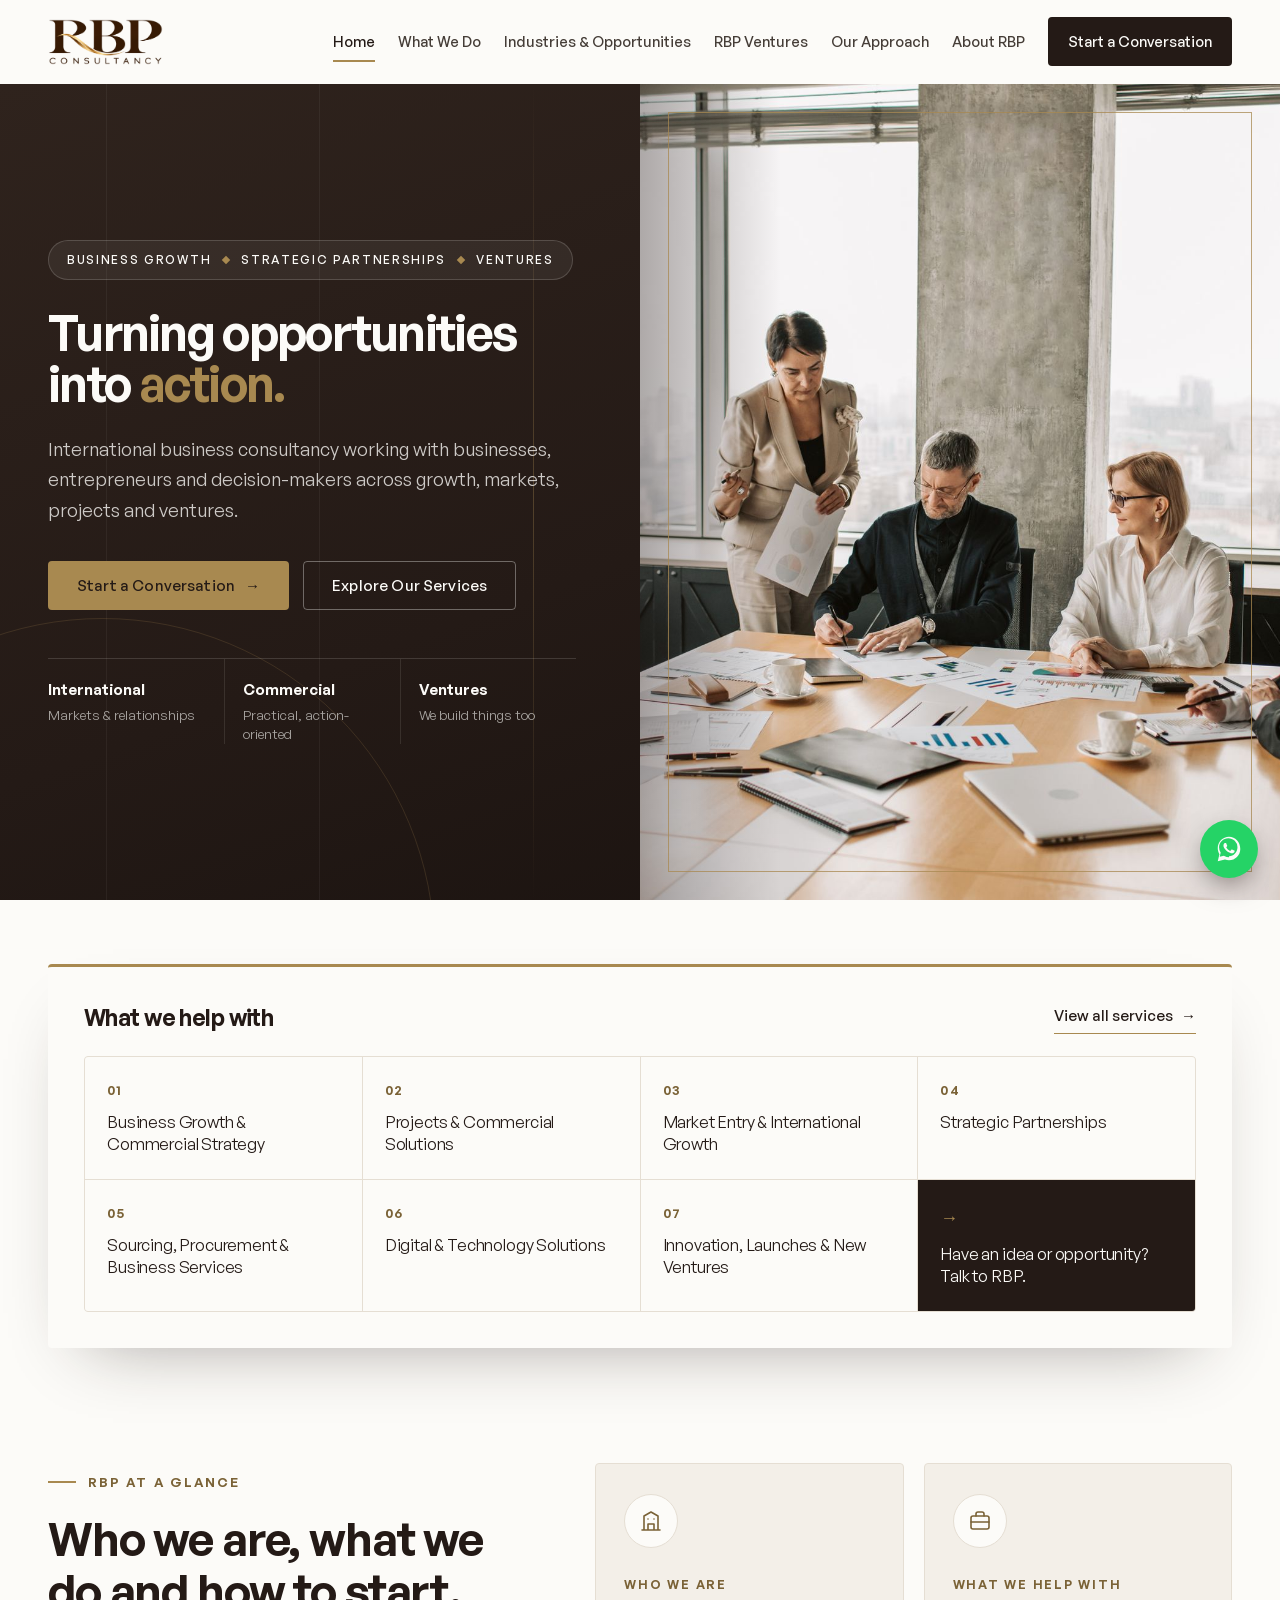
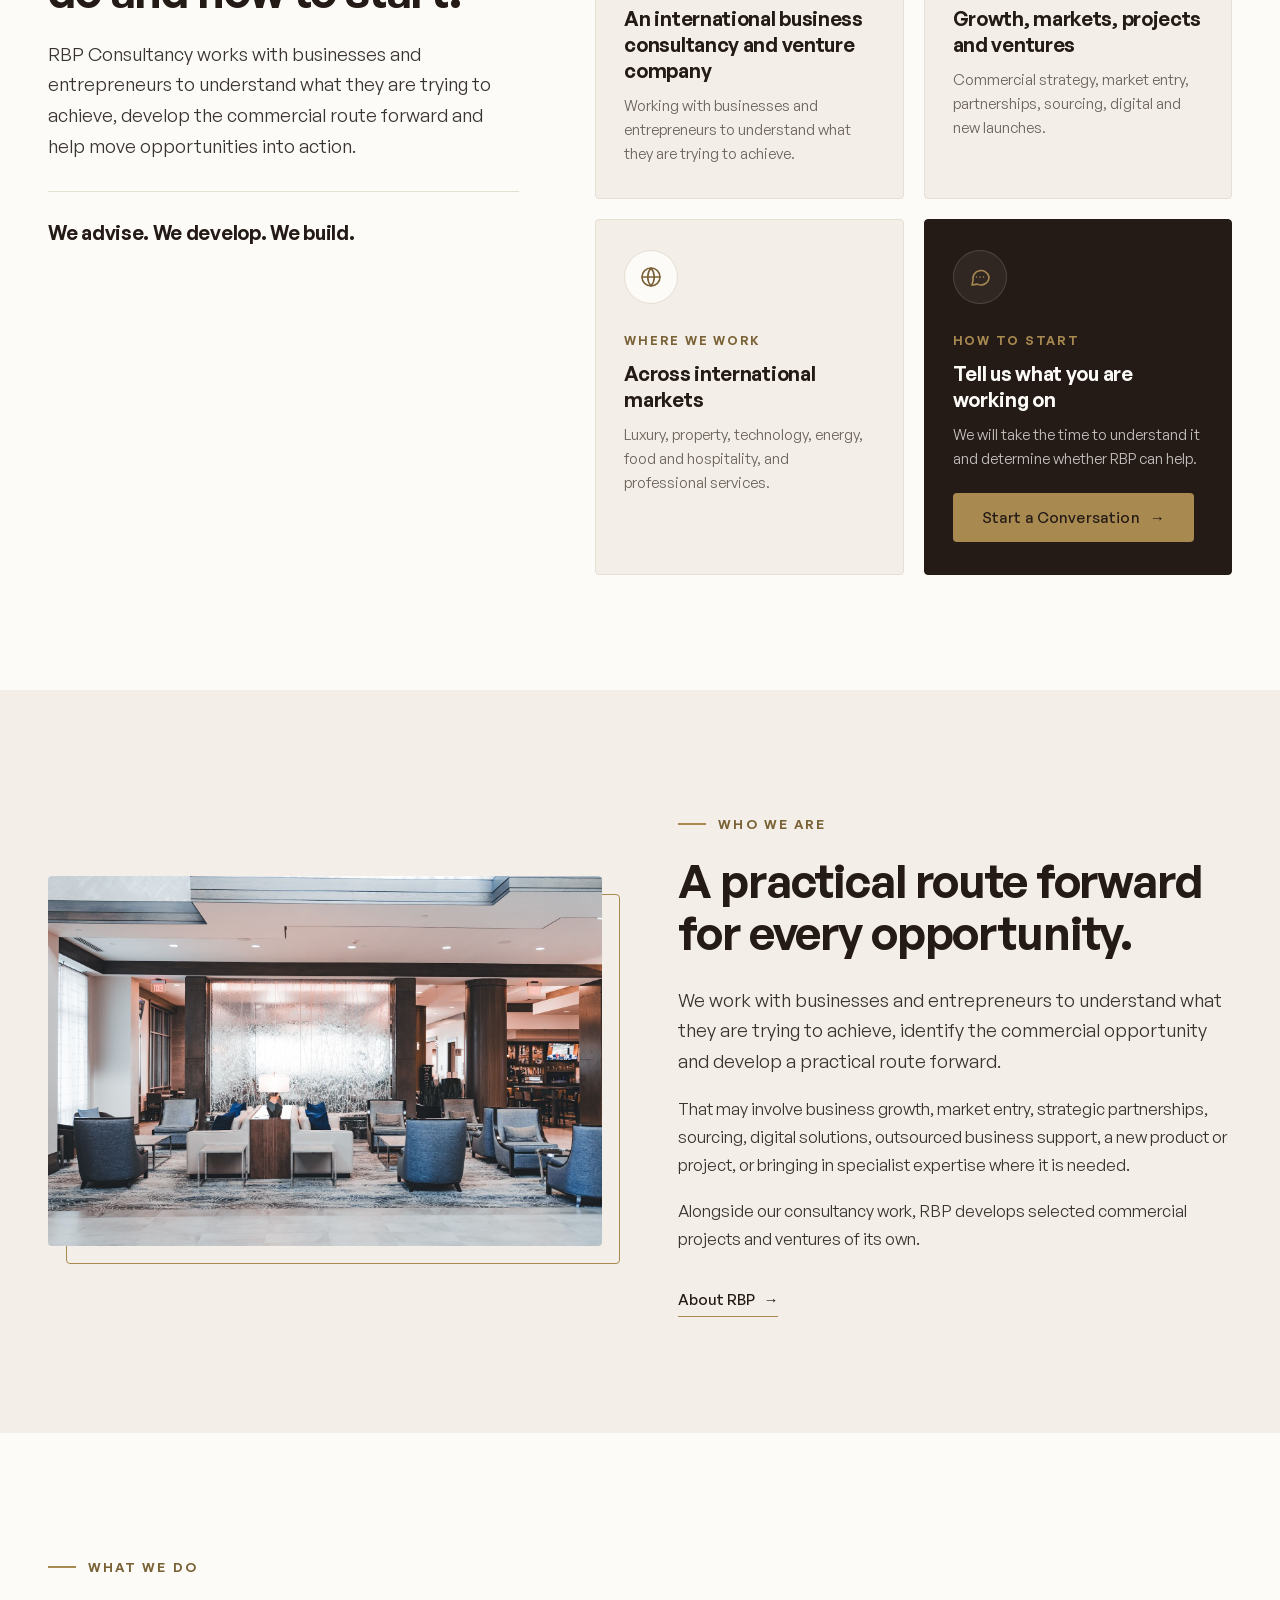
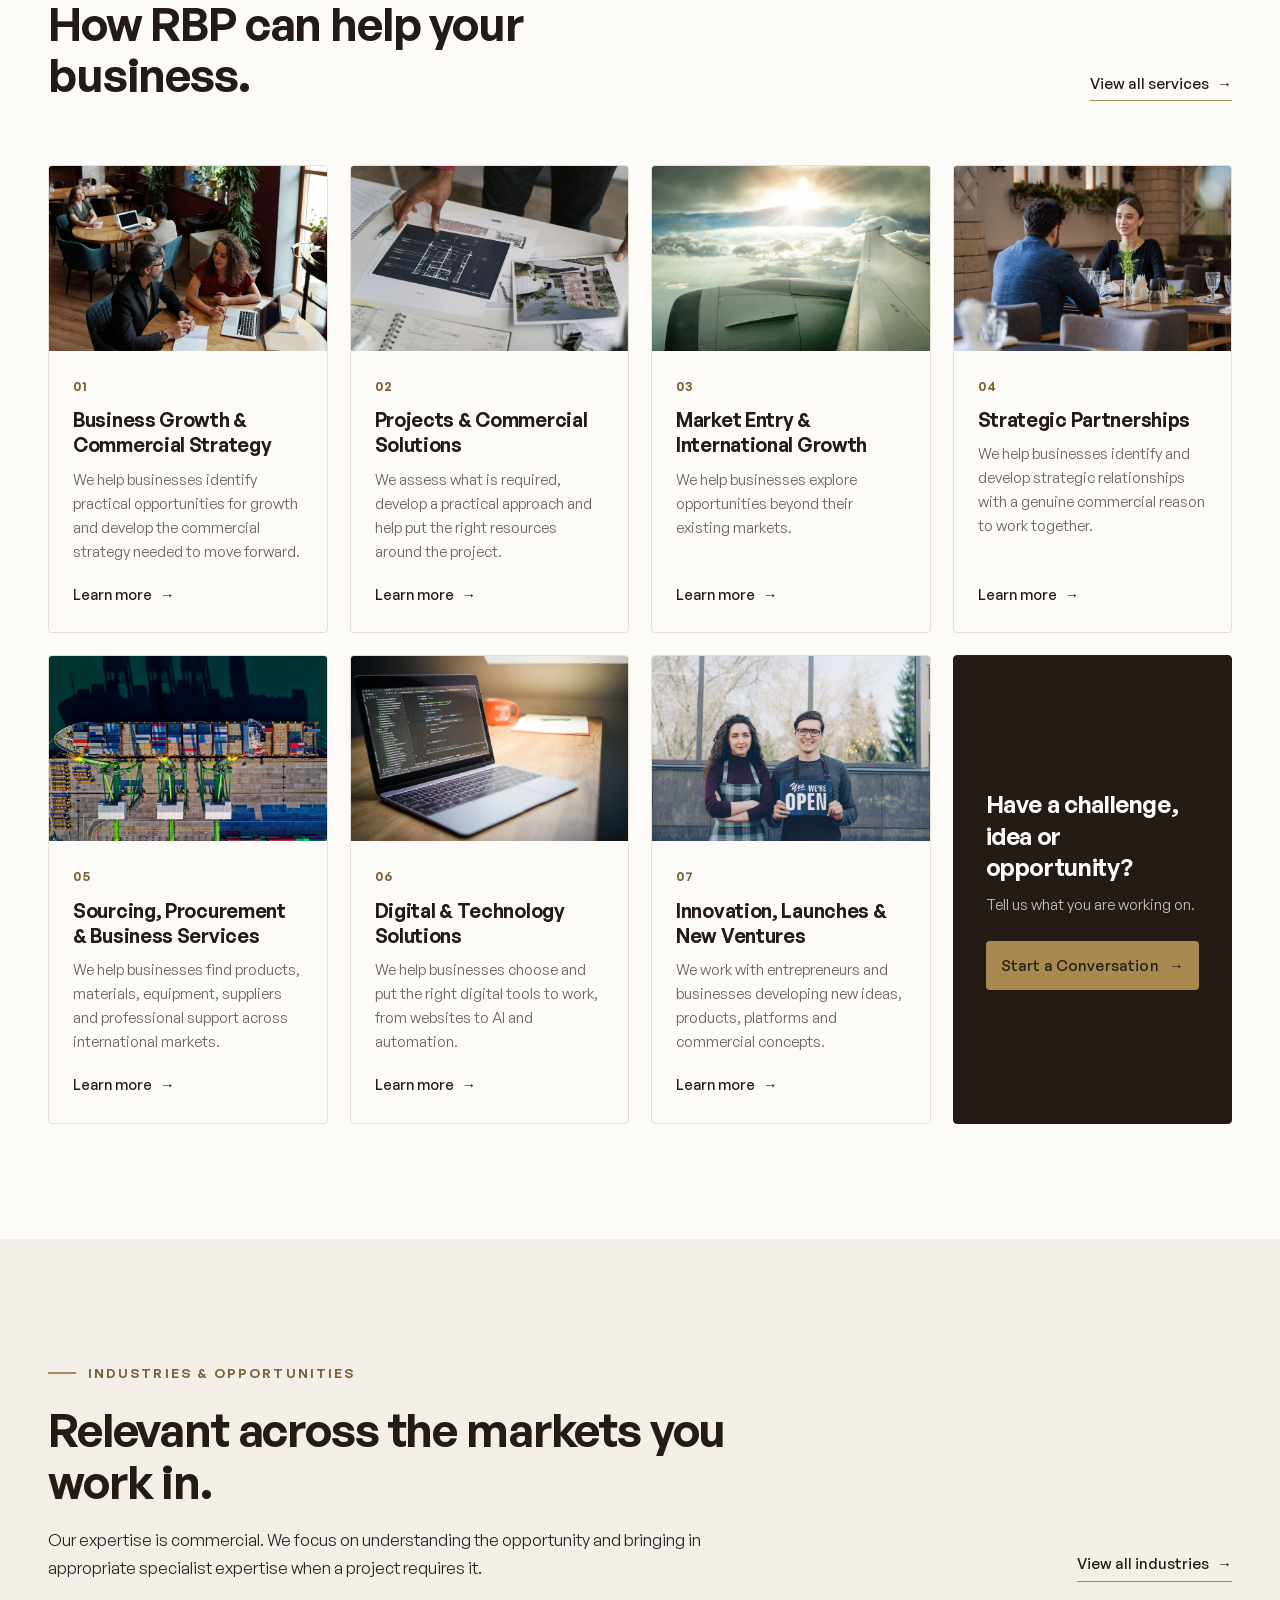
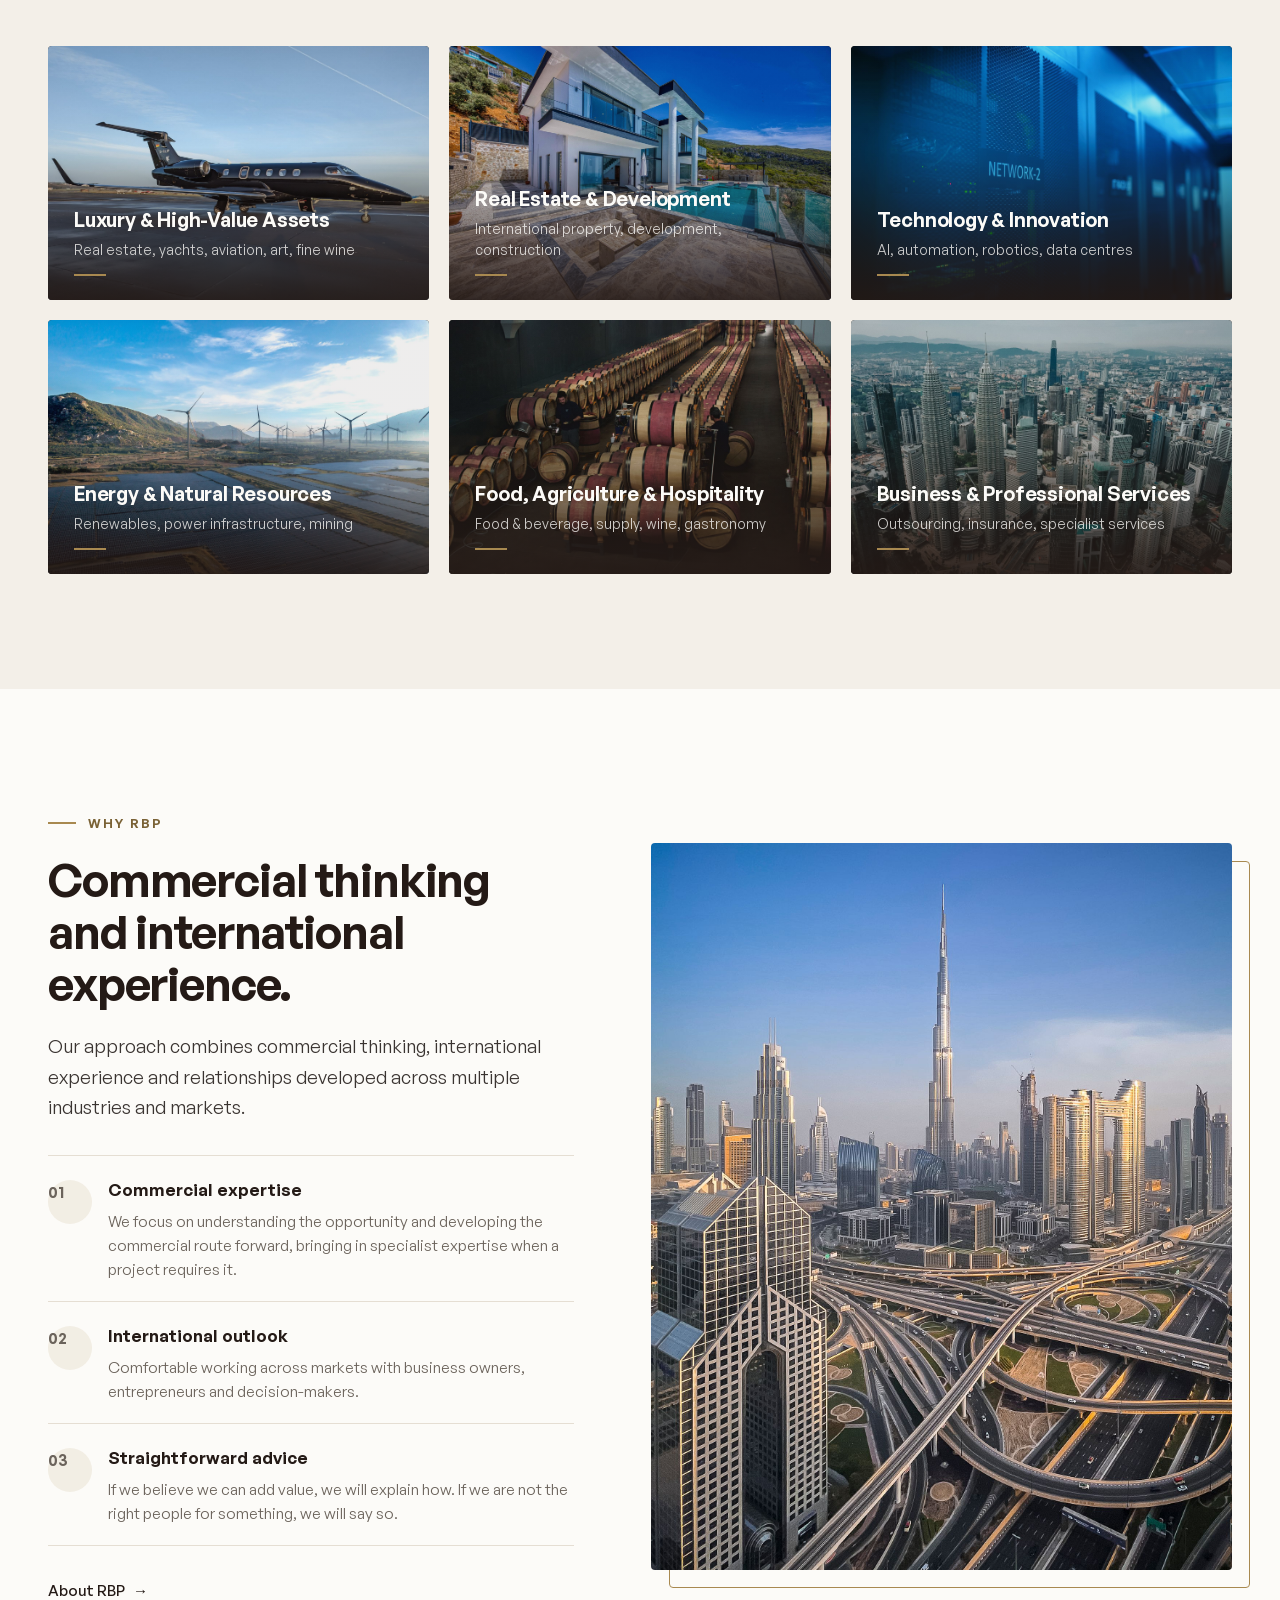
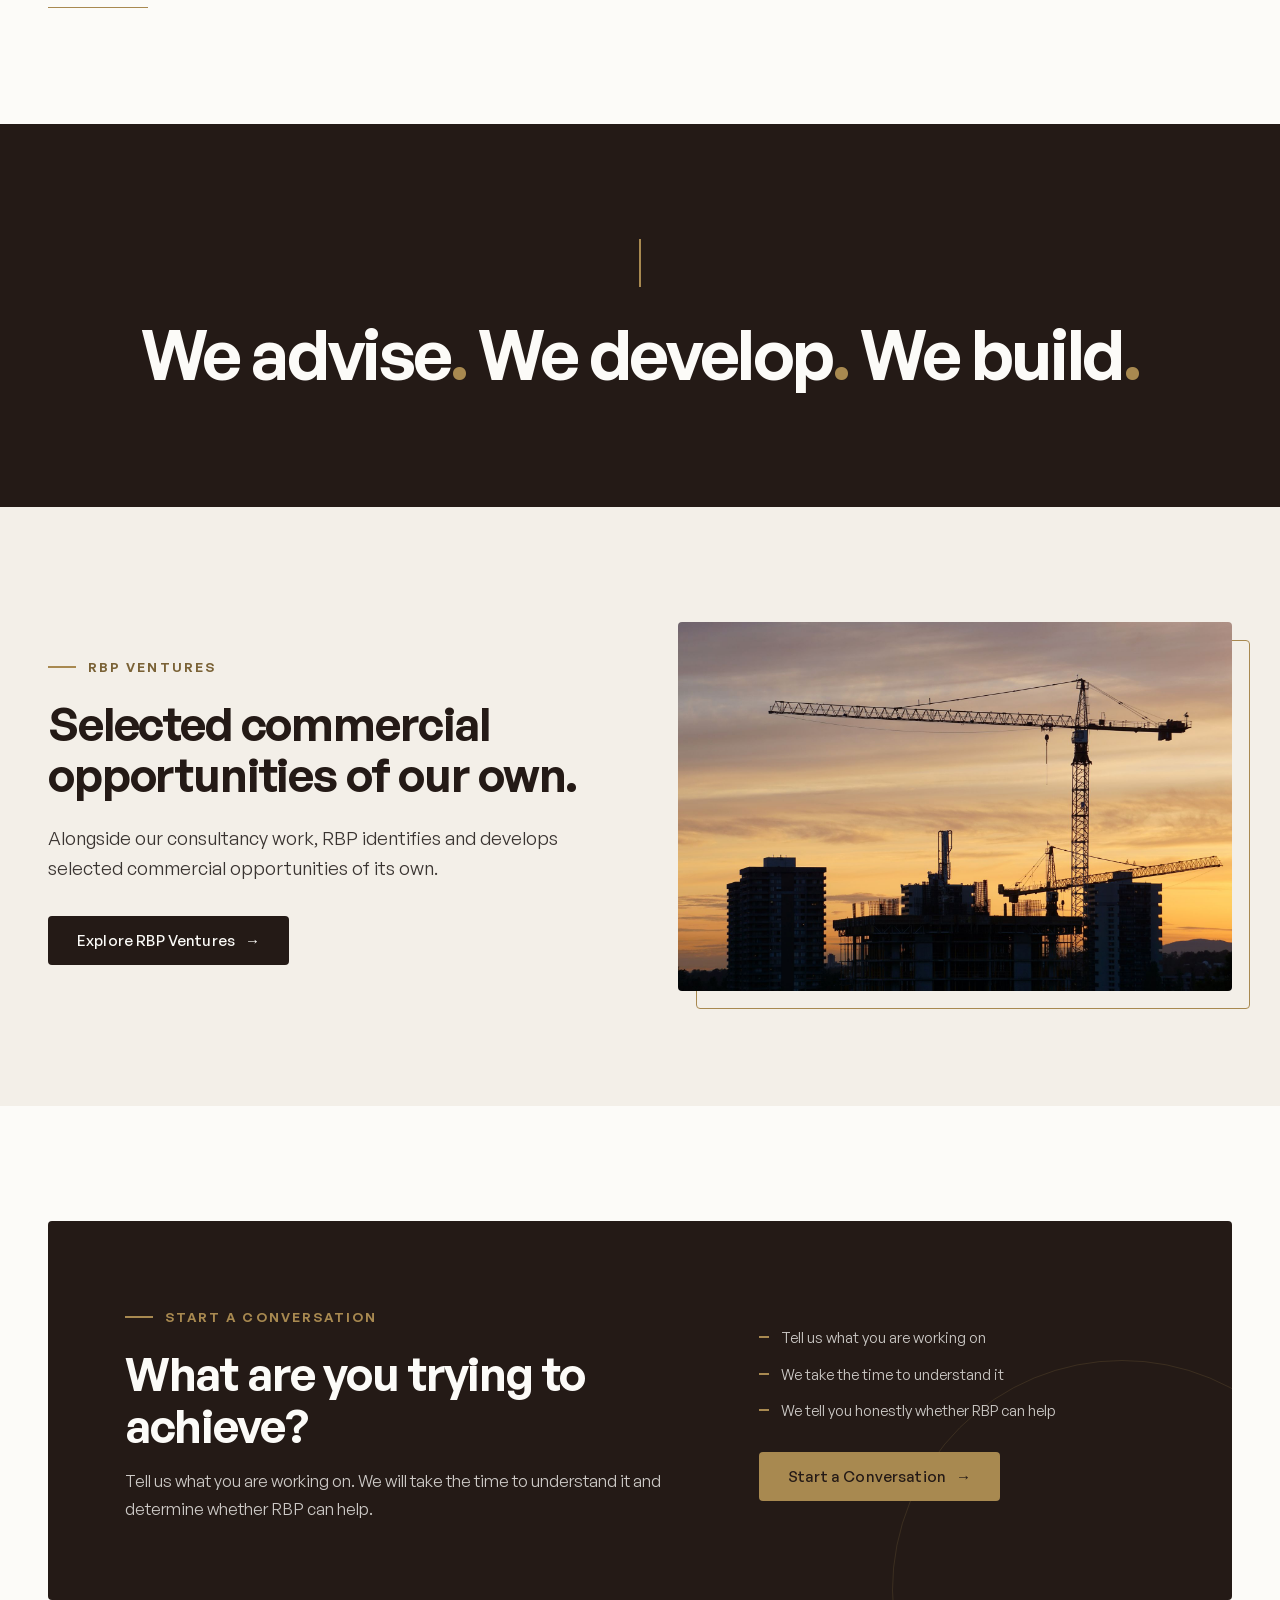
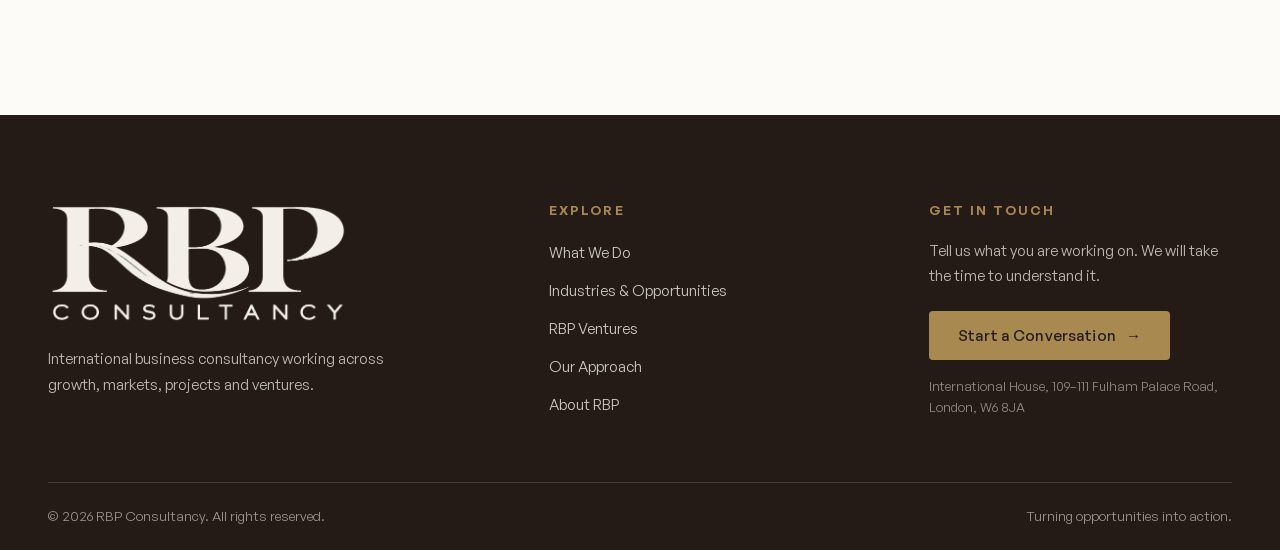
<file: index.html>
<!DOCTYPE html>
<html lang="en">
<head>
  <meta charset="utf-8">
  <meta name="viewport" content="width=device-width, initial-scale=1">

  <!-- Basic SEO: page title and meta description -->
  <title>RBP Consultancy | Business Growth, Partnerships &amp; Ventures</title>
  <meta name="description" content="International business consultancy helping businesses and entrepreneurs with growth, markets, projects and ventures. Turning opportunities into action.">

  <link rel="icon" type="image/png" href="images/favicon.png?v=3">
  <link rel="preload" href="fonts/GeneralSans-600.woff2" as="font" type="font/woff2" crossorigin>
  <link rel="stylesheet" href="css/style.css">

  <!-- Reveal animations only apply when JavaScript is available -->
  <script>document.documentElement.classList.add("js");</script>
</head>
<body>
  <a class="skip-link" href="#main">Skip to main content</a>

  <!-- Site header and primary navigation -->
  <header class="site-header" id="siteHeader">
    <div class="container header__inner">
      <a class="brand" href="index.html" aria-label="RBP Consultancy - home">
        <img src="images/logo-color-header.png?v=3" alt="RBP Consultancy logo" width="1216" height="486">
      </a>
      <button class="nav-toggle" type="button" aria-expanded="false" aria-controls="primaryNav">
        <span class="sr-only">Open menu</span><span class="nav-toggle__bars" aria-hidden="true"></span>
      </button>
      <nav class="nav" id="primaryNav" aria-label="Primary">
        <ul>
          <li><a href="index.html" aria-current="page">Home</a></li>
          <li><a href="what-we-do.html">What We Do</a></li>
          <li><a href="industries.html">Industries &amp; Opportunities</a></li>
          <li><a href="ventures.html">RBP Ventures</a></li>
          <li><a href="our-approach.html">Our Approach</a></li>
          <li><a href="about.html">About RBP</a></li>
          <li><a href="contact.html" class="nav__cta">Start a Conversation</a></li>
        </ul>
      </nav>
    </div>
  </header>

  <main id="main">
    <!-- Hero banner: brand message on the left half, one large photo on the right half -->
    <section class="hero">
      <!-- Decorative background: vertical guide lines and a soft brass arc -->
      <div class="hero__lines" aria-hidden="true"><span></span><span></span><span></span></div>
      <div class="hero__arc" aria-hidden="true"></div>

      <div class="hero__content">
        <span class="hero__tagline reveal">Business Growth <i aria-hidden="true"></i> Strategic Partnerships <i aria-hidden="true"></i> Ventures</span>
        <h1 class="reveal"><span class="line">Turning opportunities</span> <span class="line">into <span class="accent">action.</span></span></h1>
        <p class="lead hero__text reveal" data-delay="1">International business consultancy working with businesses, entrepreneurs and decision-makers across growth, markets, projects and ventures.</p>
        <div class="hero__actions reveal" data-delay="2">
          <a class="btn btn--gold" href="contact.html">Start a Conversation <span class="btn__arrow" aria-hidden="true">&rarr;</span></a>
          <a class="btn btn--ghost-light" href="what-we-do.html">Explore Our Services</a>
        </div>
        <ul class="hero__facts reveal" data-delay="2">
          <li><strong>International</strong><span>Markets &amp; relationships</span></li>
          <li><strong>Commercial</strong><span>Practical, action-oriented</span></li>
          <li><strong>Ventures</strong><span>We build things too</span></li>
        </ul>
      </div>

      <div class="hero__visual">
        <img src="images/hero-consultancy-meeting.jpg" alt="RBP consultants working through a commercial strategy with business owners, city skyline behind" width="2000" height="1333" fetchpriority="high" decoding="async">
      </div>
    </section>

    <!-- Services panel overlapping the banner: shows what RBP does at a glance -->
    <section class="hero-services" aria-labelledby="heroServicesTitle">
      <div class="container">
        <div class="hero-services__card reveal">
          <div class="hero-services__head">
            <h2 id="heroServicesTitle">What we help with</h2>
            <a class="link-arrow" href="what-we-do.html">View all services <span aria-hidden="true">&rarr;</span></a>
          </div>
          <ul class="hero-services__grid">
            <li><a class="hero-services__item" href="what-we-do.html#growth"><span class="hero-services__num">01</span><span class="hero-services__name">Business Growth &amp; Commercial Strategy</span></a></li>
            <li><a class="hero-services__item" href="what-we-do.html#projects"><span class="hero-services__num">02</span><span class="hero-services__name">Projects &amp; Commercial Solutions</span></a></li>
            <li><a class="hero-services__item" href="what-we-do.html#market-entry"><span class="hero-services__num">03</span><span class="hero-services__name">Market Entry &amp; International Growth</span></a></li>
            <li><a class="hero-services__item" href="what-we-do.html#partnerships"><span class="hero-services__num">04</span><span class="hero-services__name">Strategic Partnerships</span></a></li>
            <li><a class="hero-services__item" href="what-we-do.html#sourcing"><span class="hero-services__num">05</span><span class="hero-services__name">Sourcing, Procurement &amp; Business Services</span></a></li>
            <li><a class="hero-services__item" href="what-we-do.html#digital"><span class="hero-services__num">06</span><span class="hero-services__name">Digital &amp; Technology Solutions</span></a></li>
            <li><a class="hero-services__item" href="what-we-do.html#innovation"><span class="hero-services__num">07</span><span class="hero-services__name">Innovation, Launches &amp; New Ventures</span></a></li>
            <li><a class="hero-services__item hero-services__item--cta" href="contact.html"><span class="hero-services__num">&rarr;</span><span class="hero-services__name">Have an idea or opportunity? Talk to RBP.</span></a></li>
          </ul>
        </div>
      </div>
    </section>

    <!-- RBP at a glance: the 30-second answers (who, what, where, how) -->
    <section class="section glance">
      <div class="container glance__grid">
        <div class="glance__intro reveal">
          <span class="eyebrow">RBP at a glance</span>
          <h2>Who we are, what we do and how to start.</h2>
          <p class="lead">RBP Consultancy works with businesses and entrepreneurs to understand what they are trying to achieve, develop the commercial route forward and help move opportunities into action.</p>
          <p class="glance__statement">We advise. We develop. We build.</p>
        </div>
        <div class="glance__cards">
          <article class="glance-card reveal"><span class="glance-card__icon"><svg viewBox="0 0 24 24" aria-hidden="true"><path d="M3 21h18M5 21V7l7-4 7 4v14M9 21v-6h6v6M9 10h.01M15 10h.01"/></svg></span><span class="glance-card__q">Who we are</span><h3>An international business consultancy and venture company</h3><p>Working with businesses and entrepreneurs to understand what they are trying to achieve.</p></article>
          <article class="glance-card reveal" data-delay="1"><span class="glance-card__icon"><svg viewBox="0 0 24 24" aria-hidden="true"><rect x="3" y="7" width="18" height="13" rx="2"/><path d="M8 7V5a2 2 0 0 1 2-2h4a2 2 0 0 1 2 2v2M3 13h18"/></svg></span><span class="glance-card__q">What we help with</span><h3>Growth, markets, projects and ventures</h3><p>Commercial strategy, market entry, partnerships, sourcing, digital and new launches.</p></article>
          <article class="glance-card reveal"><span class="glance-card__icon"><svg viewBox="0 0 24 24" aria-hidden="true"><circle cx="12" cy="12" r="9"/><path d="M3 12h18M12 3a14 14 0 0 1 0 18M12 3a14 14 0 0 0 0 18"/></svg></span><span class="glance-card__q">Where we work</span><h3>Across international markets</h3><p>Luxury, property, technology, energy, food and hospitality, and professional services.</p></article>
          <article class="glance-card glance-card--dark reveal" data-delay="1"><span class="glance-card__icon"><svg viewBox="0 0 24 24" aria-hidden="true"><path d="M21 12a8 8 0 0 1-11.6 7.1L4 20l1-4.6A8 8 0 1 1 21 12z"/><path d="M8.5 12h.01M12 12h.01M15.5 12h.01"/></svg></span><span class="glance-card__q">How to start</span><h3>Tell us what you are working on</h3><p>We will take the time to understand it and determine whether RBP can help.</p><a class="btn btn--gold" href="contact.html">Start a Conversation <span class="btn__arrow" aria-hidden="true">&rarr;</span></a></article>
        </div>
      </div>
    </section>

    <!-- Introduction -->
    <section class="section section--soft">
      <div class="container split">
        <div class="media media--frame reveal">
          <img src="images/hospitality-hotel-lobby.jpg" alt="Elegant hotel lobby lounge, reflecting RBP's work in hospitality and property" width="1600" height="1069" loading="lazy" decoding="async">
        </div>
        <div class="reveal" data-delay="1">
          <span class="eyebrow">Who we are</span>
          <h2>A practical route forward for every opportunity.</h2>
          <div class="prose" style="margin-top:26px">
            <p class="lead">We work with businesses and entrepreneurs to understand what they are trying to achieve, identify the commercial opportunity and develop a practical route forward.</p>
            <p>That may involve business growth, market entry, strategic partnerships, sourcing, digital solutions, outsourced business support, a new product or project, or bringing in specialist expertise where it is needed.</p>
            <p>Alongside our consultancy work, RBP develops selected commercial projects and ventures of its own.</p>
          </div>
          <p style="margin-top:32px"><a class="link-arrow" href="about.html">About RBP <span aria-hidden="true">&rarr;</span></a></p>
        </div>
      </div>
    </section>

    <!-- What we do -->
    <section class="section">
      <div class="container">
        <div class="section__head section__head--row reveal">
          <div>
            <span class="eyebrow">What We Do</span>
            <h2>How RBP can help your business.</h2>
          </div>
          <a class="link-arrow" href="what-we-do.html">View all services <span aria-hidden="true">&rarr;</span></a>
        </div>
        <div class="cards">
          <a class="card reveal" href="what-we-do.html#growth">
            <div class="card__img"><img src="images/service-growth-cafe.jpg" alt="Business owners discussing growth plans over laptops in a cafe" width="1600" height="1066" loading="lazy" decoding="async"></div>
            <div class="card__body">
              <span class="card__num">01</span>
              <h3>Business Growth &amp; Commercial Strategy</h3>
              <p>We help businesses identify practical opportunities for growth and develop the commercial strategy needed to move forward.</p>
              <span class="card__more">Learn more <span aria-hidden="true">&rarr;</span></span>
            </div>
          </a>
          <a class="card reveal" href="what-we-do.html#projects">
            <div class="card__img"><img src="images/service-projects-blueprints.jpg" alt="Professionals reviewing architectural project plans and site photographs" width="1600" height="1067" loading="lazy" decoding="async"></div>
            <div class="card__body">
              <span class="card__num">02</span>
              <h3>Projects &amp; Commercial Solutions</h3>
              <p>We assess what is required, develop a practical approach and help put the right resources around the project.</p>
              <span class="card__more">Learn more <span aria-hidden="true">&rarr;</span></span>
            </div>
          </a>
          <a class="card reveal" href="what-we-do.html#market-entry">
            <div class="card__img"><img src="images/service-market-entry-flight.jpg" alt="Aircraft wing above the clouds on an international flight" width="1600" height="1068" loading="lazy" decoding="async"></div>
            <div class="card__body">
              <span class="card__num">03</span>
              <h3>Market Entry &amp; International Growth</h3>
              <p>We help businesses explore opportunities beyond their existing markets.</p>
              <span class="card__more">Learn more <span aria-hidden="true">&rarr;</span></span>
            </div>
          </a>
          <a class="card reveal" href="what-we-do.html#partnerships">
            <div class="card__img"><img src="images/service-partnerships-lunch.jpg" alt="Two business partners in conversation over lunch in a restaurant" width="1600" height="1067" loading="lazy" decoding="async"></div>
            <div class="card__body">
              <span class="card__num">04</span>
              <h3>Strategic Partnerships</h3>
              <p>We help businesses identify and develop strategic relationships with a genuine commercial reason to work together.</p>
              <span class="card__more">Learn more <span aria-hidden="true">&rarr;</span></span>
            </div>
          </a>
          <a class="card reveal" href="what-we-do.html#sourcing">
            <div class="card__img"><img src="images/service-sourcing-port.jpg" alt="Aerial view of a container ship being loaded at an international port" width="1600" height="1067" loading="lazy" decoding="async"></div>
            <div class="card__body">
              <span class="card__num">05</span>
              <h3>Sourcing, Procurement &amp; Business Services</h3>
              <p>We help businesses find products, materials, equipment, suppliers and professional support across international markets.</p>
              <span class="card__more">Learn more <span aria-hidden="true">&rarr;</span></span>
            </div>
          </a>
          <a class="card reveal" href="what-we-do.html#digital">
            <div class="card__img"><img src="images/service-digital-laptop.jpg" alt="Laptop on a desk showing website code in a modern workspace" width="1600" height="1065" loading="lazy" decoding="async"></div>
            <div class="card__body">
              <span class="card__num">06</span>
              <h3>Digital &amp; Technology Solutions</h3>
              <p>We help businesses choose and put the right digital tools to work, from websites to AI and automation.</p>
              <span class="card__more">Learn more <span aria-hidden="true">&rarr;</span></span>
            </div>
          </a>
          <a class="card reveal" href="what-we-do.html#innovation">
            <div class="card__img"><img src="images/service-launch-open.jpg" alt="Two business owners holding an open sign at the launch of their new business" width="1600" height="1067" loading="lazy" decoding="async"></div>
            <div class="card__body">
              <span class="card__num">07</span>
              <h3>Innovation, Launches &amp; New Ventures</h3>
              <p>We work with entrepreneurs and businesses developing new ideas, products, platforms and commercial concepts.</p>
              <span class="card__more">Learn more <span aria-hidden="true">&rarr;</span></span>
            </div>
          </a>
          <div class="card card--cta reveal">
            <h3>Have a challenge, idea or opportunity?</h3>
            <p>Tell us what you are working on.</p>
            <a class="btn btn--gold" href="contact.html">Start a Conversation <span class="btn__arrow" aria-hidden="true">&rarr;</span></a>
          </div>
        </div>
      </div>
    </section>

    <!-- Why RBP is relevant: industries -->
    <section class="section section--soft">
      <div class="container">
        <div class="section__head section__head--row reveal">
          <div>
            <span class="eyebrow">Industries &amp; Opportunities</span>
            <h2>Relevant across the markets you work in.</h2>
            <p>Our expertise is commercial. We focus on understanding the opportunity and bringing in appropriate specialist expertise when a project requires it.</p>
          </div>
          <a class="link-arrow" href="industries.html">View all industries <span aria-hidden="true">&rarr;</span></a>
        </div>
        <div class="tiles">
          <a class="tile reveal" href="industries.html">
            <img src="images/private-jet.jpg" alt="Private jet on an airport apron" width="1800" height="1147" loading="lazy" decoding="async">
            <span class="tile__body"><span class="tile__title">Luxury &amp; High-Value Assets</span><span class="tile__meta">Real estate, yachts, aviation, art, fine wine</span><span class="tile__line"></span></span>
          </a>
          <a class="tile reveal" href="industries.html">
            <img src="images/villa-infinity-pool.jpg" alt="Modern luxury villa with an infinity pool overlooking the coast" width="1800" height="1201" loading="lazy" decoding="async">
            <span class="tile__body"><span class="tile__title">Real Estate &amp; Development</span><span class="tile__meta">International property, development, construction</span><span class="tile__line"></span></span>
          </a>
          <a class="tile reveal" href="industries.html">
            <img src="images/network-rack.jpg" alt="Illuminated data centre server racks" width="1800" height="1202" loading="lazy" decoding="async">
            <span class="tile__body"><span class="tile__title">Technology &amp; Innovation</span><span class="tile__meta">AI, automation, robotics, data centres</span><span class="tile__line"></span></span>
          </a>
          <a class="tile reveal" href="industries.html">
            <img src="images/wind-solar-energy.jpg" alt="Wind turbines above a large solar farm" width="1800" height="1199" loading="lazy" decoding="async">
            <span class="tile__body"><span class="tile__title">Energy &amp; Natural Resources</span><span class="tile__meta">Renewables, power infrastructure, mining</span><span class="tile__line"></span></span>
          </a>
          <a class="tile reveal" href="industries.html">
            <img src="images/wine-cellar.jpg" alt="Rows of oak wine barrels in a winery cellar" width="1800" height="1200" loading="lazy" decoding="async">
            <span class="tile__body"><span class="tile__title">Food, Agriculture &amp; Hospitality</span><span class="tile__meta">Food &amp; beverage, supply, wine, gastronomy</span><span class="tile__line"></span></span>
          </a>
          <a class="tile reveal" href="industries.html">
            <img src="images/city-towers-aerial.jpg" alt="Aerial view of a modern financial district" width="1800" height="1200" loading="lazy" decoding="async">
            <span class="tile__body"><span class="tile__title">Business &amp; Professional Services</span><span class="tile__meta">Outsourcing, insurance, specialist services</span><span class="tile__line"></span></span>
          </a>
        </div>
      </div>
    </section>

    <!-- Why RBP -->
    <section class="section">
      <div class="container cred">
        <div class="reveal">
          <span class="eyebrow">Why RBP</span>
          <h2>Commercial thinking and international experience.</h2>
          <p class="lead" style="margin-top:22px">Our approach combines commercial thinking, international experience and relationships developed across multiple industries and markets.</p>
          <ul class="cred__list">
            <li><span class="cred__icon" aria-hidden="true">01</span><div><strong>Commercial expertise</strong><span>We focus on understanding the opportunity and developing the commercial route forward, bringing in specialist expertise when a project requires it.</span></div></li>
            <li><span class="cred__icon" aria-hidden="true">02</span><div><strong>International outlook</strong><span>Comfortable working across markets with business owners, entrepreneurs and decision-makers.</span></div></li>
            <li><span class="cred__icon" aria-hidden="true">03</span><div><strong>Straightforward advice</strong><span>If we believe we can add value, we will explain how. If we are not the right people for something, we will say so.</span></div></li>
          </ul>
          <p style="margin-top:30px"><a class="link-arrow" href="about.html">About RBP <span aria-hidden="true">&rarr;</span></a></p>
        </div>
        <div class="media media--tall media--frame reveal" data-delay="1">
          <img src="images/dubai-aerial.jpg" alt="Aerial view of a major international business city skyline" width="1600" height="2000" style="object-position:50% 30%" loading="lazy" decoding="async">
        </div>
      </div>
    </section>

    <!-- Statement -->
    <section class="section section--dark statement">
      <div class="container reveal">
        <div class="statement__rule" aria-hidden="true"></div>
        <p class="statement__line">We advise<span>.</span> We develop<span>.</span> We build<span>.</span></p>
      </div>
    </section>

    <!-- RBP Ventures -->
    <section class="section section--soft">
      <div class="container split">
        <div class="reveal">
          <span class="eyebrow">RBP Ventures</span>
          <h2>Selected commercial opportunities of our own.</h2>
          <p class="lead" style="margin-top:22px">Alongside our consultancy work, RBP identifies and develops selected commercial opportunities of its own.</p>
          <p style="margin-top:32px"><a class="btn btn--primary" href="ventures.html">Explore RBP Ventures <span class="btn__arrow" aria-hidden="true">&rarr;</span></a></p>
        </div>
        <div class="media media--frame reveal" data-delay="1">
          <img src="images/crane-sunset.jpg" alt="Tower cranes over a new development at sunset" width="1800" height="1200" loading="lazy" decoding="async">
        </div>
      </div>
    </section>

    <!-- Call to action -->
    <section class="section">
      <div class="container">
        <div class="cta-band reveal">
          <div>
            <span class="eyebrow">Start a Conversation</span>
            <h2>What are you trying to achieve?</h2>
            <p>Tell us what you are working on. We will take the time to understand it and determine whether RBP can help.</p>
          </div>
          <div class="cta-band__actions">
            <ul class="cta-band__steps">
              <li>Tell us what you are working on</li>
              <li>We take the time to understand it</li>
              <li>We tell you honestly whether RBP can help</li>
            </ul>
            <a class="btn btn--gold" href="contact.html">Start a Conversation <span class="btn__arrow" aria-hidden="true">&rarr;</span></a>
          </div>
        </div>
      </div>
    </section>

  </main>

  <!-- Site footer -->
  <footer class="site-footer">
    <div class="container">
      <div class="footer__grid">
        <div>
          <a class="footer__logo" href="index.html" aria-label="RBP Consultancy - home">
            <img src="images/logo-light.png?v=3" alt="RBP Consultancy - Business Growth, Strategic Partnerships, Ventures" width="1224" height="494" loading="lazy">
          </a>
          <p class="footer__about">International business consultancy working across growth, markets, projects and ventures.</p>
        </div>
        <div>
          <h2 class="footer__title">Explore</h2>
          <ul class="footer__links">
            <li><a href="what-we-do.html">What We Do</a></li>
            <li><a href="industries.html">Industries &amp; Opportunities</a></li>
            <li><a href="ventures.html">RBP Ventures</a></li>
            <li><a href="our-approach.html">Our Approach</a></li>
            <li><a href="about.html">About RBP</a></li>
          </ul>
        </div>
        <div>
          <h2 class="footer__title">Get in touch</h2>
          <p class="footer__about" style="margin-top:0">Tell us what you are working on. We will take the time to understand it.</p>
          <a class="btn btn--gold" href="contact.html" style="margin-top:22px">Start a Conversation <span class="btn__arrow" aria-hidden="true">&rarr;</span></a>
          <address class="footer__address">International House, 109&ndash;111 Fulham Palace Road,<br>London, W6 8JA</address>
        </div>
      </div>
      <div class="footer__bar">
        <span>&copy; <span id="year">2026</span> RBP Consultancy. All rights reserved.</span>
        <span>Turning opportunities into action.</span>
      </div>
    </div>
  </footer>

  <!-- Sticky WhatsApp contact button (present on every page) -->
  <a class="whatsapp-fab" href="https://wa.me/447910039438?text=Hi%2C%20I%27d%20like%20to%20know%20more%20about%20RBP%20Consultancy."
     target="_blank" rel="noopener" aria-label="Chat with us on WhatsApp">
    <svg viewBox="0 0 32 32" aria-hidden="true"><path d="M16.02 3C9.4 3 4 8.4 4 15.02c0 2.36.65 4.56 1.78 6.45L4 29l7.72-1.74a11.9 11.9 0 0 0 4.3.8h.01c6.62 0 12.01-5.4 12.01-12.02C28.04 8.4 22.65 3 16.02 3zm0 21.8h-.01a9.8 9.8 0 0 1-4.98-1.36l-.36-.21-4.58 1.03 1.06-4.46-.24-.37a9.75 9.75 0 0 1-1.5-5.2c0-5.4 4.4-9.79 9.82-9.79 2.62 0 5.08 1.02 6.94 2.87a9.71 9.71 0 0 1 2.87 6.93c0 5.4-4.4 9.79-9.02 9.56zm5.36-7.33c-.29-.15-1.74-.86-2.01-.96-.27-.1-.47-.15-.66.15-.2.29-.76.96-.93 1.16-.17.2-.34.22-.63.07-.29-.15-1.23-.45-2.35-1.45-.87-.77-1.45-1.72-1.62-2.01-.17-.29-.02-.45.13-.6.13-.13.29-.34.44-.51.15-.17.2-.29.29-.49.1-.2.05-.37-.02-.51-.07-.15-.66-1.6-.91-2.19-.24-.57-.48-.5-.66-.5-.17-.01-.37-.01-.56-.01-.2 0-.51.07-.78.37-.27.29-1.02 1-1.02 2.44s1.05 2.83 1.19 3.02c.15.2 2.06 3.14 4.99 4.41.7.3 1.24.48 1.67.61.7.22 1.34.19 1.84.12.56-.08 1.74-.71 1.99-1.4.24-.68.24-1.27.17-1.4-.07-.12-.26-.2-.55-.34z"/></svg>
    <span class="sr-only">Chat with us on WhatsApp</span>
  </a>

  <script src="js/main.js"></script>
</body>
</html>
</file>
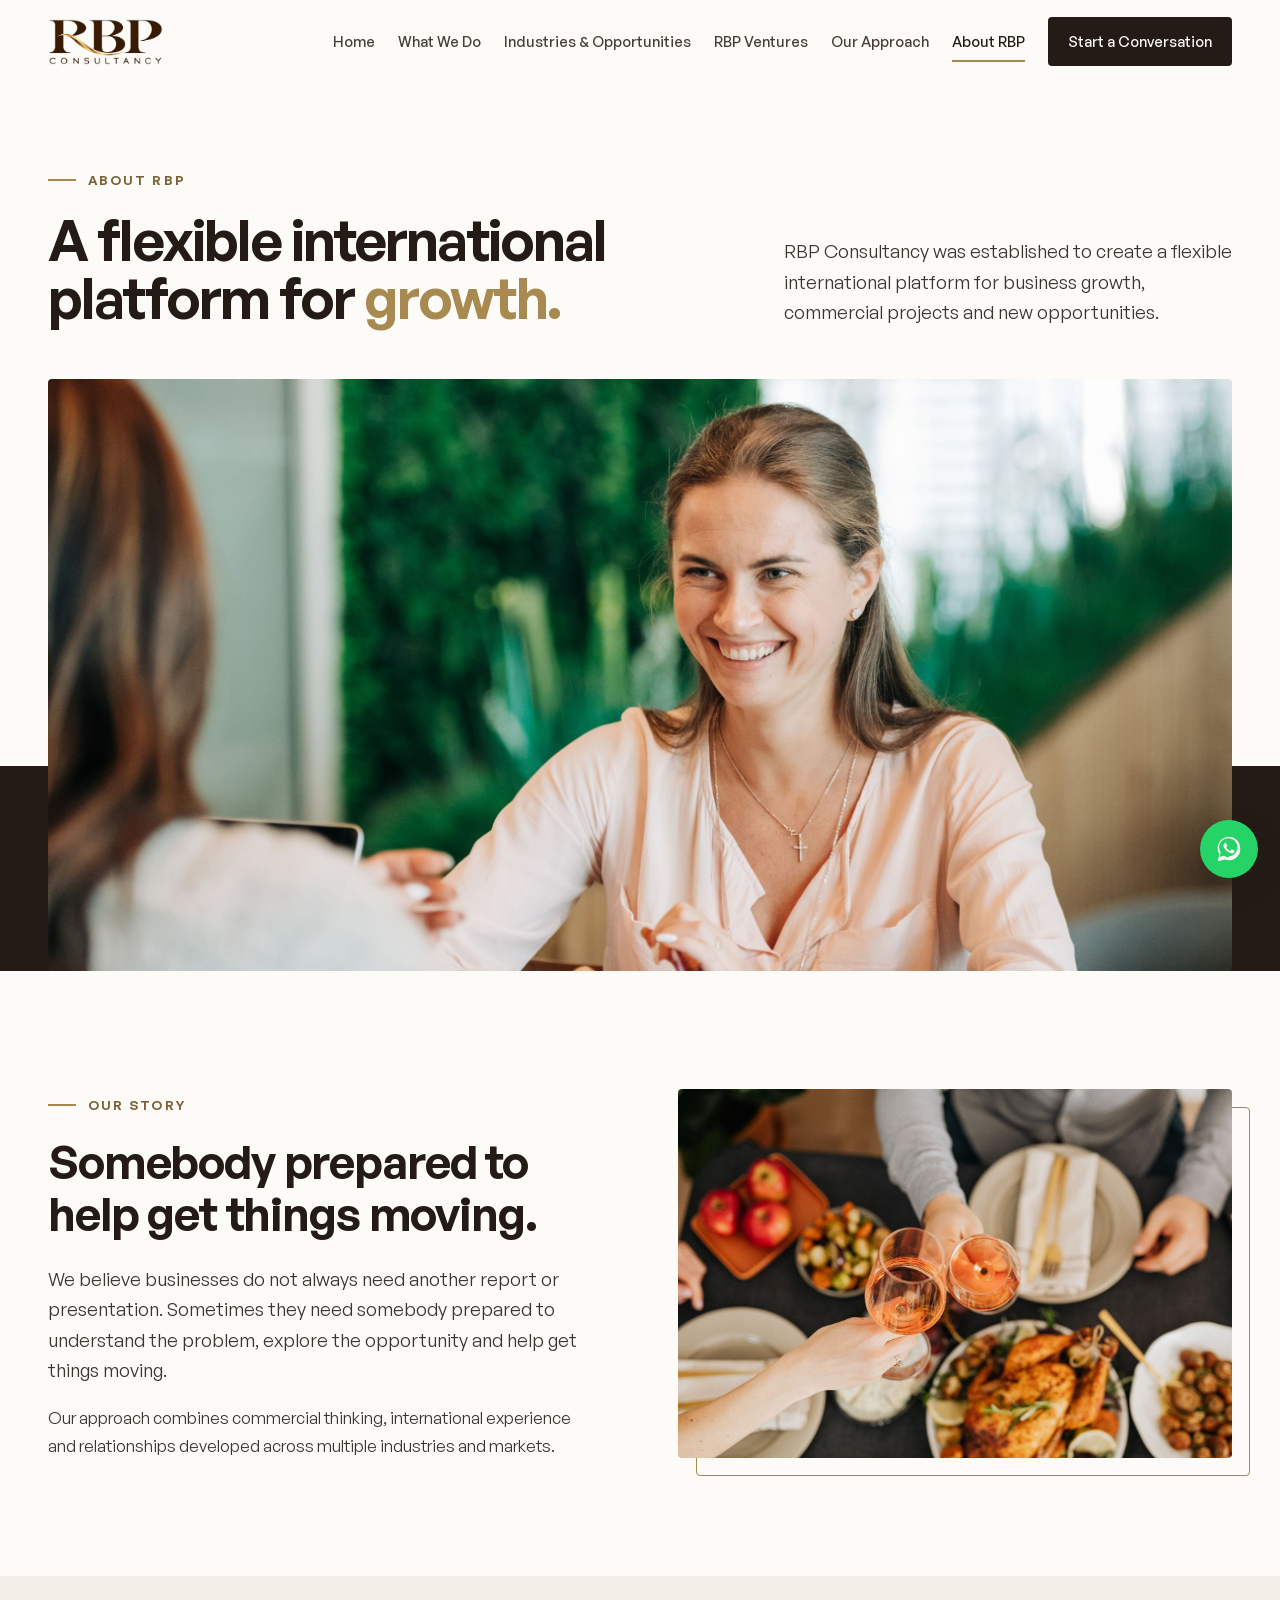
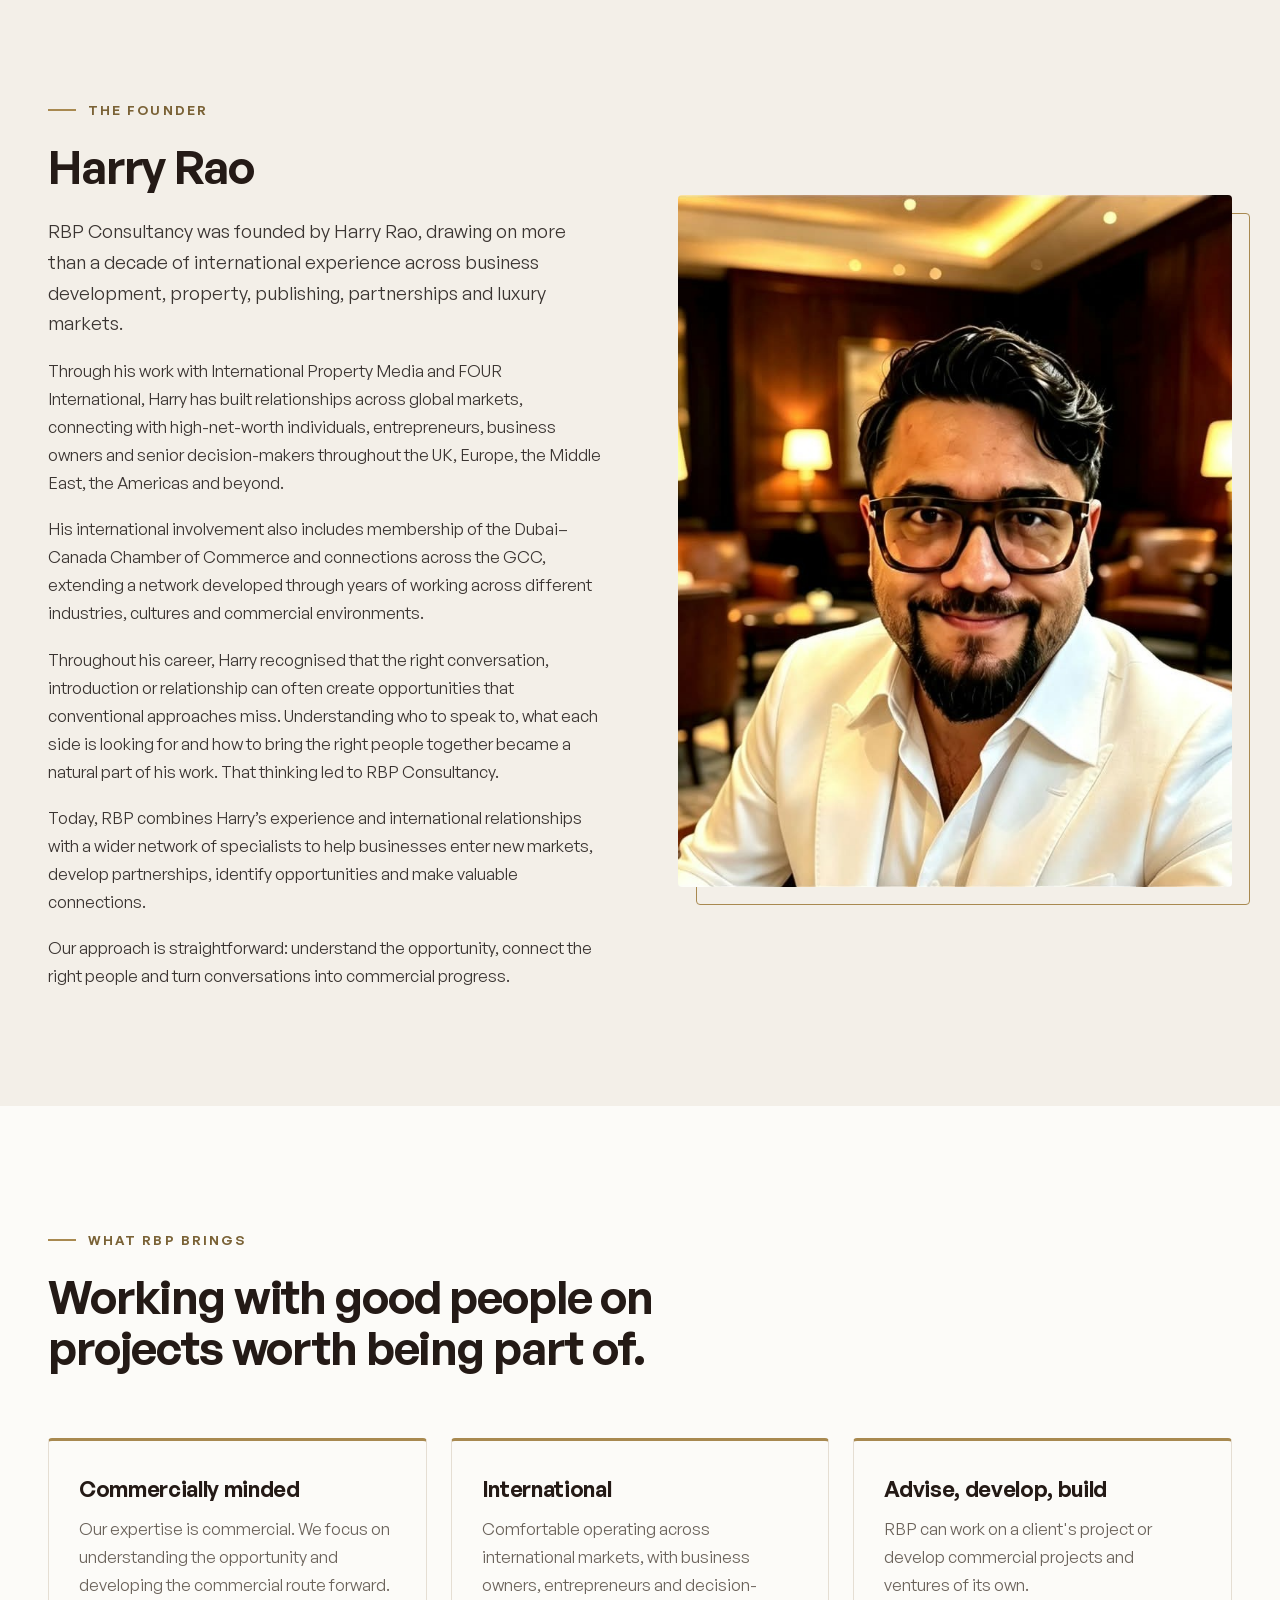
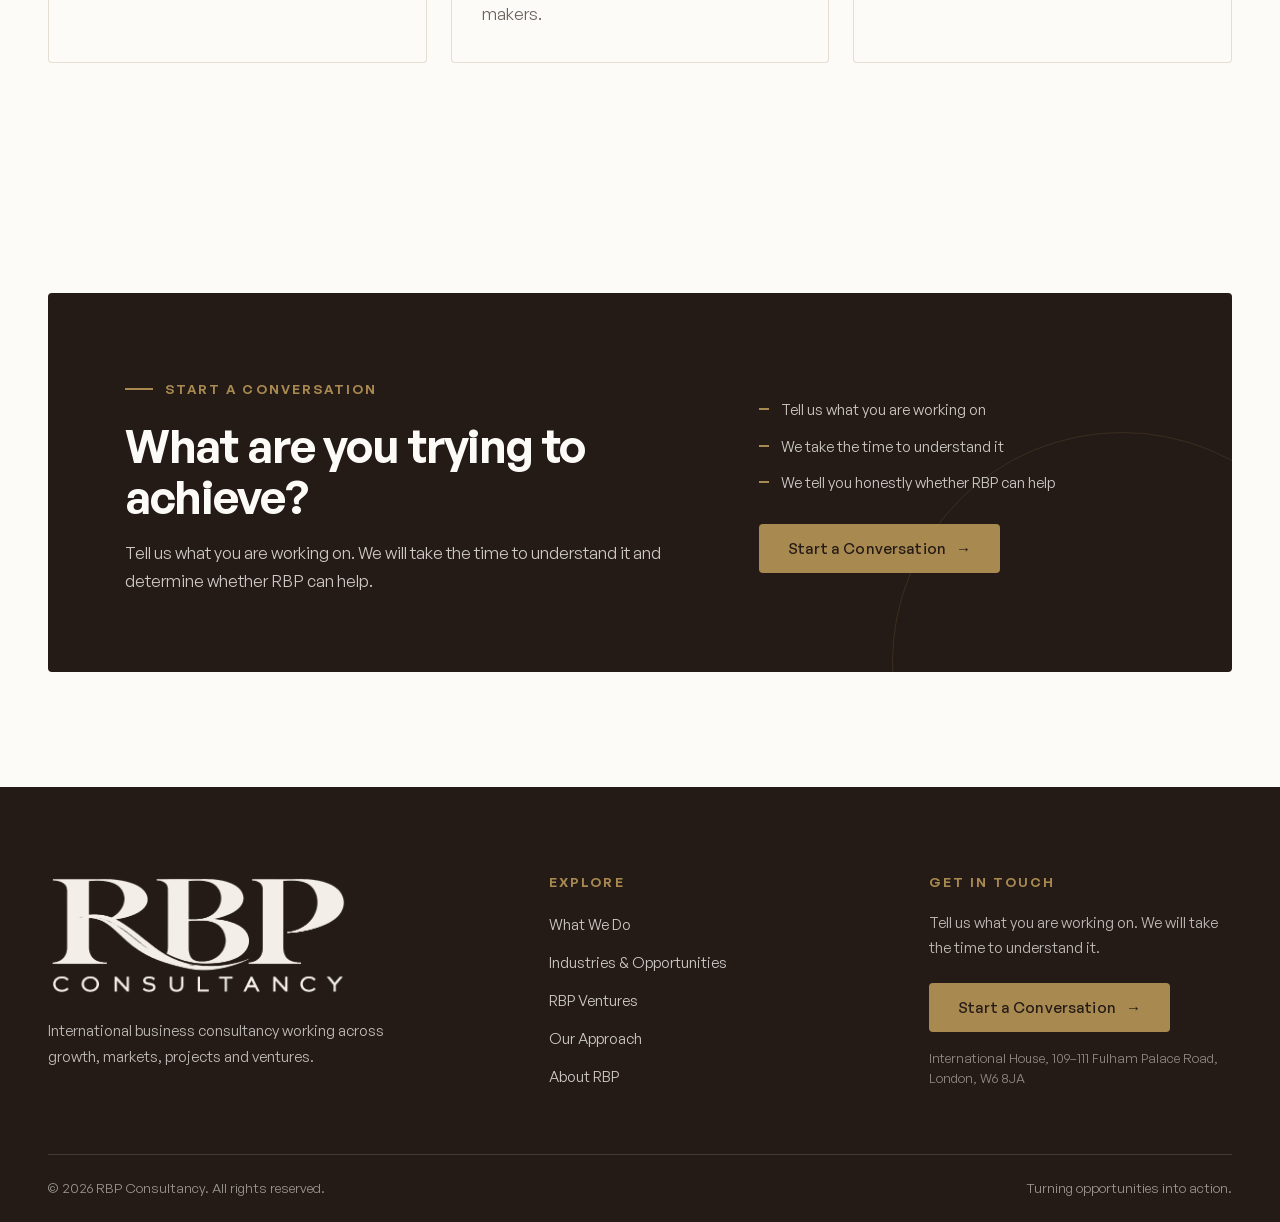
<file: about.html>
<!DOCTYPE html>
<html lang="en">
<head>
  <meta charset="utf-8">
  <meta name="viewport" content="width=device-width, initial-scale=1">

  <!-- Basic SEO: page title and meta description -->
  <title>About RBP | International Business Consultancy</title>
  <meta name="description" content="RBP Consultancy was established as a flexible international platform for business growth, commercial projects and new opportunities.">

  <link rel="icon" type="image/png" href="images/favicon.png?v=3">
  <link rel="preload" href="fonts/GeneralSans-600.woff2" as="font" type="font/woff2" crossorigin>
  <link rel="stylesheet" href="css/style.css">

  <!-- Reveal animations only apply when JavaScript is available -->
  <script>document.documentElement.classList.add("js");</script>
</head>
<body>
  <a class="skip-link" href="#main">Skip to main content</a>

  <!-- Site header and primary navigation -->
  <header class="site-header" id="siteHeader">
    <div class="container header__inner">
      <a class="brand" href="index.html" aria-label="RBP Consultancy - home">
        <img src="images/logo-color-header.png?v=3" alt="RBP Consultancy logo" width="1216" height="486">
      </a>
      <button class="nav-toggle" type="button" aria-expanded="false" aria-controls="primaryNav">
        <span class="sr-only">Open menu</span><span class="nav-toggle__bars" aria-hidden="true"></span>
      </button>
      <nav class="nav" id="primaryNav" aria-label="Primary">
        <ul>
          <li><a href="index.html">Home</a></li>
          <li><a href="what-we-do.html">What We Do</a></li>
          <li><a href="industries.html">Industries &amp; Opportunities</a></li>
          <li><a href="ventures.html">RBP Ventures</a></li>
          <li><a href="our-approach.html">Our Approach</a></li>
          <li><a href="about.html" aria-current="page">About RBP</a></li>
          <li><a href="contact.html" class="nav__cta">Start a Conversation</a></li>
        </ul>
      </nav>
    </div>
  </header>

  <main id="main">
    <!-- Page hero -->
    <section class="page-hero">
      <div class="container">
        <div class="page-hero__top">
          <div class="reveal">
            <span class="eyebrow">About RBP</span>
            <h1><span class="line">A flexible international</span> <span class="line">platform for <span class="accent">growth.</span></span></h1>
          </div>
          <p class="lead reveal" data-delay="1">RBP Consultancy was established to create a flexible international platform for business growth, commercial projects and new opportunities.</p>
        </div>
        <div class="page-hero__banner reveal"><img src="images/banner-about.jpg" alt="Consultant in a friendly conversation with a client across a table" width="2400" height="1200" fetchpriority="high" decoding="async"></div>
      </div>
    </section>

    <!-- About introduction -->
    <section class="section">
      <div class="container split">
        <div class="reveal">
          <span class="eyebrow">Our story</span>
          <h2>Somebody prepared to help get things moving.</h2>
          <div class="prose" style="margin-top:24px">
            <p class="lead">We believe businesses do not always need another report or presentation. Sometimes they need somebody prepared to understand the problem, explore the opportunity and help get things moving.</p>
            <p>Our approach combines commercial thinking, international experience and relationships developed across multiple industries and markets.</p>
          </div>
        </div>
        <div class="media media--frame reveal" data-delay="1">
          <img src="images/partnership-dinner.jpg" alt="Business partners raising a glass over dinner" width="1600" height="1067" loading="lazy" decoding="async">
        </div>
      </div>
    </section>

    <!-- Founder -->
    <section class="section section--soft">
      <div class="container split split--reverse">
        <div class="media media--tall media--frame reveal">
          <img src="images/founder.jpg" alt="Harry Rao, Founder of RBP Consultancy" width="946" height="947" loading="lazy" decoding="async">
        </div>
        <div class="reveal" data-delay="1">
          <span class="eyebrow">The Founder</span>
          <h2>Harry Rao</h2>
          <div class="prose" style="margin-top:24px">
            <p class="lead">RBP Consultancy was founded by Harry Rao, drawing on more than a decade of international experience across business development, property, publishing, partnerships and luxury markets.</p>
            <p>Through his work with International Property Media and FOUR International, Harry has built relationships across global markets, connecting with high-net-worth individuals, entrepreneurs, business owners and senior decision-makers throughout the UK, Europe, the Middle East, the Americas and beyond.</p>
            <p>His international involvement also includes membership of the Dubai&ndash;Canada Chamber of Commerce and connections across the GCC, extending a network developed through years of working across different industries, cultures and commercial environments.</p>
            <p>Throughout his career, Harry recognised that the right conversation, introduction or relationship can often create opportunities that conventional approaches miss. Understanding who to speak to, what each side is looking for and how to bring the right people together became a natural part of his work. That thinking led to RBP Consultancy.</p>
            <p>Today, RBP combines Harry&rsquo;s experience and international relationships with a wider network of specialists to help businesses enter new markets, develop partnerships, identify opportunities and make valuable connections.</p>
            <p>Our approach is straightforward: understand the opportunity, connect the right people and turn conversations into commercial progress.</p>
          </div>
        </div>
      </div>
    </section>

    <!-- What RBP brings -->
    <section class="section">
      <div class="container">
        <div class="section__head reveal">
          <span class="eyebrow">What RBP brings</span>
          <h2>Working with good people on projects worth being part of.</h2>
        </div>
        <div class="principles">
          <div class="principle reveal"><h3>Commercially minded</h3><p>Our expertise is commercial. We focus on understanding the opportunity and developing the commercial route forward.</p></div>
          <div class="principle reveal" data-delay="1"><h3>International</h3><p>Comfortable operating across international markets, with business owners, entrepreneurs and decision-makers.</p></div>
          <div class="principle reveal" data-delay="2"><h3>Advise, develop, build</h3><p>RBP can work on a client's project or develop commercial projects and ventures of its own.</p></div>
        </div>
      </div>
    </section>

    <!-- Call to action -->
    <section class="section">
      <div class="container">
        <div class="cta-band reveal">
          <div>
            <span class="eyebrow">Start a Conversation</span>
            <h2>What are you trying to achieve?</h2>
            <p>Tell us what you are working on. We will take the time to understand it and determine whether RBP can help.</p>
          </div>
          <div class="cta-band__actions">
            <ul class="cta-band__steps">
              <li>Tell us what you are working on</li>
              <li>We take the time to understand it</li>
              <li>We tell you honestly whether RBP can help</li>
            </ul>
            <a class="btn btn--gold" href="contact.html">Start a Conversation <span class="btn__arrow" aria-hidden="true">&rarr;</span></a>
          </div>
        </div>
      </div>
    </section>

  </main>

  <!-- Site footer -->
  <footer class="site-footer">
    <div class="container">
      <div class="footer__grid">
        <div>
          <a class="footer__logo" href="index.html" aria-label="RBP Consultancy - home">
            <img src="images/logo-light.png?v=3" alt="RBP Consultancy - Business Growth, Strategic Partnerships, Ventures" width="1224" height="494" loading="lazy">
          </a>
          <p class="footer__about">International business consultancy working across growth, markets, projects and ventures.</p>
        </div>
        <div>
          <h2 class="footer__title">Explore</h2>
          <ul class="footer__links">
            <li><a href="what-we-do.html">What We Do</a></li>
            <li><a href="industries.html">Industries &amp; Opportunities</a></li>
            <li><a href="ventures.html">RBP Ventures</a></li>
            <li><a href="our-approach.html">Our Approach</a></li>
            <li><a href="about.html">About RBP</a></li>
          </ul>
        </div>
        <div>
          <h2 class="footer__title">Get in touch</h2>
          <p class="footer__about" style="margin-top:0">Tell us what you are working on. We will take the time to understand it.</p>
          <a class="btn btn--gold" href="contact.html" style="margin-top:22px">Start a Conversation <span class="btn__arrow" aria-hidden="true">&rarr;</span></a>
          <address class="footer__address">International House, 109&ndash;111 Fulham Palace Road,<br>London, W6 8JA</address>
        </div>
      </div>
      <div class="footer__bar">
        <span>&copy; <span id="year">2026</span> RBP Consultancy. All rights reserved.</span>
        <span>Turning opportunities into action.</span>
      </div>
    </div>
  </footer>

  <!-- Sticky WhatsApp contact button (present on every page) -->
  <a class="whatsapp-fab" href="https://wa.me/447910039438?text=Hi%2C%20I%27d%20like%20to%20know%20more%20about%20RBP%20Consultancy."
     target="_blank" rel="noopener" aria-label="Chat with us on WhatsApp">
    <svg viewBox="0 0 32 32" aria-hidden="true"><path d="M16.02 3C9.4 3 4 8.4 4 15.02c0 2.36.65 4.56 1.78 6.45L4 29l7.72-1.74a11.9 11.9 0 0 0 4.3.8h.01c6.62 0 12.01-5.4 12.01-12.02C28.04 8.4 22.65 3 16.02 3zm0 21.8h-.01a9.8 9.8 0 0 1-4.98-1.36l-.36-.21-4.58 1.03 1.06-4.46-.24-.37a9.75 9.75 0 0 1-1.5-5.2c0-5.4 4.4-9.79 9.82-9.79 2.62 0 5.08 1.02 6.94 2.87a9.71 9.71 0 0 1 2.87 6.93c0 5.4-4.4 9.79-9.02 9.56zm5.36-7.33c-.29-.15-1.74-.86-2.01-.96-.27-.1-.47-.15-.66.15-.2.29-.76.96-.93 1.16-.17.2-.34.22-.63.07-.29-.15-1.23-.45-2.35-1.45-.87-.77-1.45-1.72-1.62-2.01-.17-.29-.02-.45.13-.6.13-.13.29-.34.44-.51.15-.17.2-.29.29-.49.1-.2.05-.37-.02-.51-.07-.15-.66-1.6-.91-2.19-.24-.57-.48-.5-.66-.5-.17-.01-.37-.01-.56-.01-.2 0-.51.07-.78.37-.27.29-1.02 1-1.02 2.44s1.05 2.83 1.19 3.02c.15.2 2.06 3.14 4.99 4.41.7.3 1.24.48 1.67.61.7.22 1.34.19 1.84.12.56-.08 1.74-.71 1.99-1.4.24-.68.24-1.27.17-1.4-.07-.12-.26-.2-.55-.34z"/></svg>
    <span class="sr-only">Chat with us on WhatsApp</span>
  </a>

  <script src="js/main.js"></script>
</body>
</html>
</file>
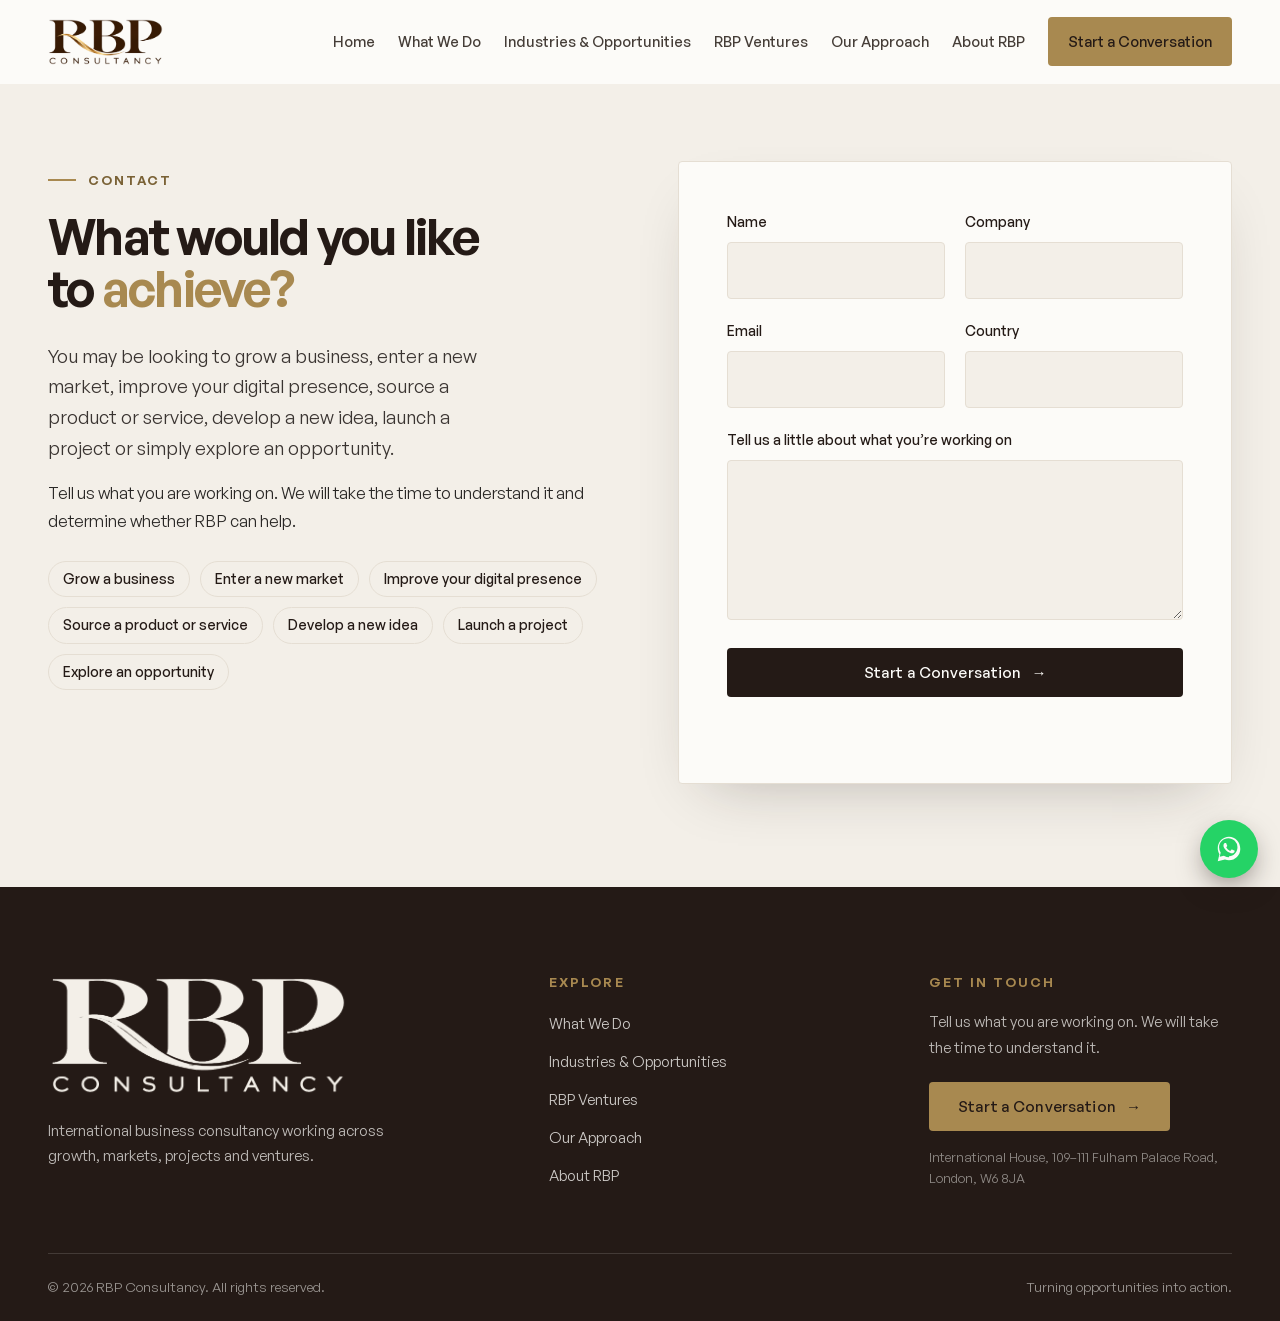
<file: contact.html>
<!DOCTYPE html>
<html lang="en">
<head>
  <meta charset="utf-8">
  <meta name="viewport" content="width=device-width, initial-scale=1">

  <!-- Basic SEO: page title and meta description -->
  <title>Contact RBP Consultancy | Start a Conversation</title>
  <meta name="description" content="Tell RBP what you are trying to achieve, whether growing a business, entering a market, sourcing, going digital or launching a new idea.">

  <link rel="icon" type="image/png" href="images/favicon.png?v=3">
  <link rel="preload" href="fonts/GeneralSans-600.woff2" as="font" type="font/woff2" crossorigin>
  <link rel="stylesheet" href="css/style.css">

  <!-- Reveal animations only apply when JavaScript is available -->
  <script>document.documentElement.classList.add("js");</script>
</head>
<body>
  <a class="skip-link" href="#main">Skip to main content</a>

  <!-- Site header and primary navigation -->
  <header class="site-header" id="siteHeader">
    <div class="container header__inner">
      <a class="brand" href="index.html" aria-label="RBP Consultancy - home">
        <img src="images/logo-color-header.png?v=3" alt="RBP Consultancy logo" width="1216" height="486">
      </a>
      <button class="nav-toggle" type="button" aria-expanded="false" aria-controls="primaryNav">
        <span class="sr-only">Open menu</span><span class="nav-toggle__bars" aria-hidden="true"></span>
      </button>
      <nav class="nav" id="primaryNav" aria-label="Primary">
        <ul>
          <li><a href="index.html">Home</a></li>
          <li><a href="what-we-do.html">What We Do</a></li>
          <li><a href="industries.html">Industries &amp; Opportunities</a></li>
          <li><a href="ventures.html">RBP Ventures</a></li>
          <li><a href="our-approach.html">Our Approach</a></li>
          <li><a href="about.html">About RBP</a></li>
          <li><a href="contact.html" class="nav__cta" aria-current="page">Start a Conversation</a></li>
        </ul>
      </nav>
    </div>
  </header>

  <main id="main">
    <!-- Contact -->
    <section class="page-hero contact-hero" style="background:var(--soft);padding-bottom:clamp(64px,8vw,112px)">
      <div class="container contact-grid">
        <div class="reveal">
          <span class="eyebrow">Contact</span>
          <h1><span class="line">What would you like</span> <span class="line">to <span class="accent">achieve?</span></span></h1>
          <p class="lead" style="margin-top:26px">You may be looking to grow a business, enter a new market, improve your digital presence, source a product or service, develop a new idea, launch a project or simply explore an opportunity.</p>
          <p style="margin-top:16px">Tell us what you are working on. We will take the time to understand it and determine whether RBP can help.</p>
          <ul class="tags"><li>Grow a business</li><li>Enter a new market</li><li>Improve your digital presence</li><li>Source a product or service</li><li>Develop a new idea</li><li>Launch a project</li><li>Explore an opportunity</li></ul>
        </div>

        <div class="form-card reveal" data-delay="1">
          <form id="contactForm" novalidate>
            <div class="form-row">
              <div class="field"><label for="name">Name</label><input id="name" name="name" type="text" autocomplete="name" required></div>
              <div class="field"><label for="company">Company</label><input id="company" name="company" type="text" autocomplete="organization"></div>
            </div>
            <div class="form-row">
              <div class="field"><label for="email">Email</label><input id="email" name="email" type="email" autocomplete="email" required></div>
              <div class="field"><label for="country">Country</label><input id="country" name="country" type="text" autocomplete="country-name"></div>
            </div>
            <div class="field"><label for="message">Tell us a little about what you&rsquo;re working on</label><textarea id="message" name="message" required></textarea></div>
            <button class="btn btn--primary" type="submit" style="width:100%">Start a Conversation <span class="btn__arrow" aria-hidden="true">&rarr;</span></button>
            <p class="form-status" id="formStatus" role="status" aria-live="polite"></p>
          </form>
        </div>
      </div>
    </section>
  </main>

  <!-- Site footer -->
  <footer class="site-footer">
    <div class="container">
      <div class="footer__grid">
        <div>
          <a class="footer__logo" href="index.html" aria-label="RBP Consultancy - home">
            <img src="images/logo-light.png?v=3" alt="RBP Consultancy - Business Growth, Strategic Partnerships, Ventures" width="1224" height="494" loading="lazy">
          </a>
          <p class="footer__about">International business consultancy working across growth, markets, projects and ventures.</p>
        </div>
        <div>
          <h2 class="footer__title">Explore</h2>
          <ul class="footer__links">
            <li><a href="what-we-do.html">What We Do</a></li>
            <li><a href="industries.html">Industries &amp; Opportunities</a></li>
            <li><a href="ventures.html">RBP Ventures</a></li>
            <li><a href="our-approach.html">Our Approach</a></li>
            <li><a href="about.html">About RBP</a></li>
          </ul>
        </div>
        <div>
          <h2 class="footer__title">Get in touch</h2>
          <p class="footer__about" style="margin-top:0">Tell us what you are working on. We will take the time to understand it.</p>
          <a class="btn btn--gold" href="contact.html" style="margin-top:22px">Start a Conversation <span class="btn__arrow" aria-hidden="true">&rarr;</span></a>
          <address class="footer__address">International House, 109&ndash;111 Fulham Palace Road,<br>London, W6 8JA</address>
        </div>
      </div>
      <div class="footer__bar">
        <span>&copy; <span id="year">2026</span> RBP Consultancy. All rights reserved.</span>
        <span>Turning opportunities into action.</span>
      </div>
    </div>
  </footer>

  <!-- Sticky WhatsApp contact button (present on every page) -->
  <a class="whatsapp-fab" href="https://wa.me/447910039438?text=Hi%2C%20I%27d%20like%20to%20know%20more%20about%20RBP%20Consultancy."
     target="_blank" rel="noopener" aria-label="Chat with us on WhatsApp">
    <svg viewBox="0 0 32 32" aria-hidden="true"><path d="M16.02 3C9.4 3 4 8.4 4 15.02c0 2.36.65 4.56 1.78 6.45L4 29l7.72-1.74a11.9 11.9 0 0 0 4.3.8h.01c6.62 0 12.01-5.4 12.01-12.02C28.04 8.4 22.65 3 16.02 3zm0 21.8h-.01a9.8 9.8 0 0 1-4.98-1.36l-.36-.21-4.58 1.03 1.06-4.46-.24-.37a9.75 9.75 0 0 1-1.5-5.2c0-5.4 4.4-9.79 9.82-9.79 2.62 0 5.08 1.02 6.94 2.87a9.71 9.71 0 0 1 2.87 6.93c0 5.4-4.4 9.79-9.02 9.56zm5.36-7.33c-.29-.15-1.74-.86-2.01-.96-.27-.1-.47-.15-.66.15-.2.29-.76.96-.93 1.16-.17.2-.34.22-.63.07-.29-.15-1.23-.45-2.35-1.45-.87-.77-1.45-1.72-1.62-2.01-.17-.29-.02-.45.13-.6.13-.13.29-.34.44-.51.15-.17.2-.29.29-.49.1-.2.05-.37-.02-.51-.07-.15-.66-1.6-.91-2.19-.24-.57-.48-.5-.66-.5-.17-.01-.37-.01-.56-.01-.2 0-.51.07-.78.37-.27.29-1.02 1-1.02 2.44s1.05 2.83 1.19 3.02c.15.2 2.06 3.14 4.99 4.41.7.3 1.24.48 1.67.61.7.22 1.34.19 1.84.12.56-.08 1.74-.71 1.99-1.4.24-.68.24-1.27.17-1.4-.07-.12-.26-.2-.55-.34z"/></svg>
    <span class="sr-only">Chat with us on WhatsApp</span>
  </a>

  <script src="js/main.js"></script>
</body>
</html>
</file>
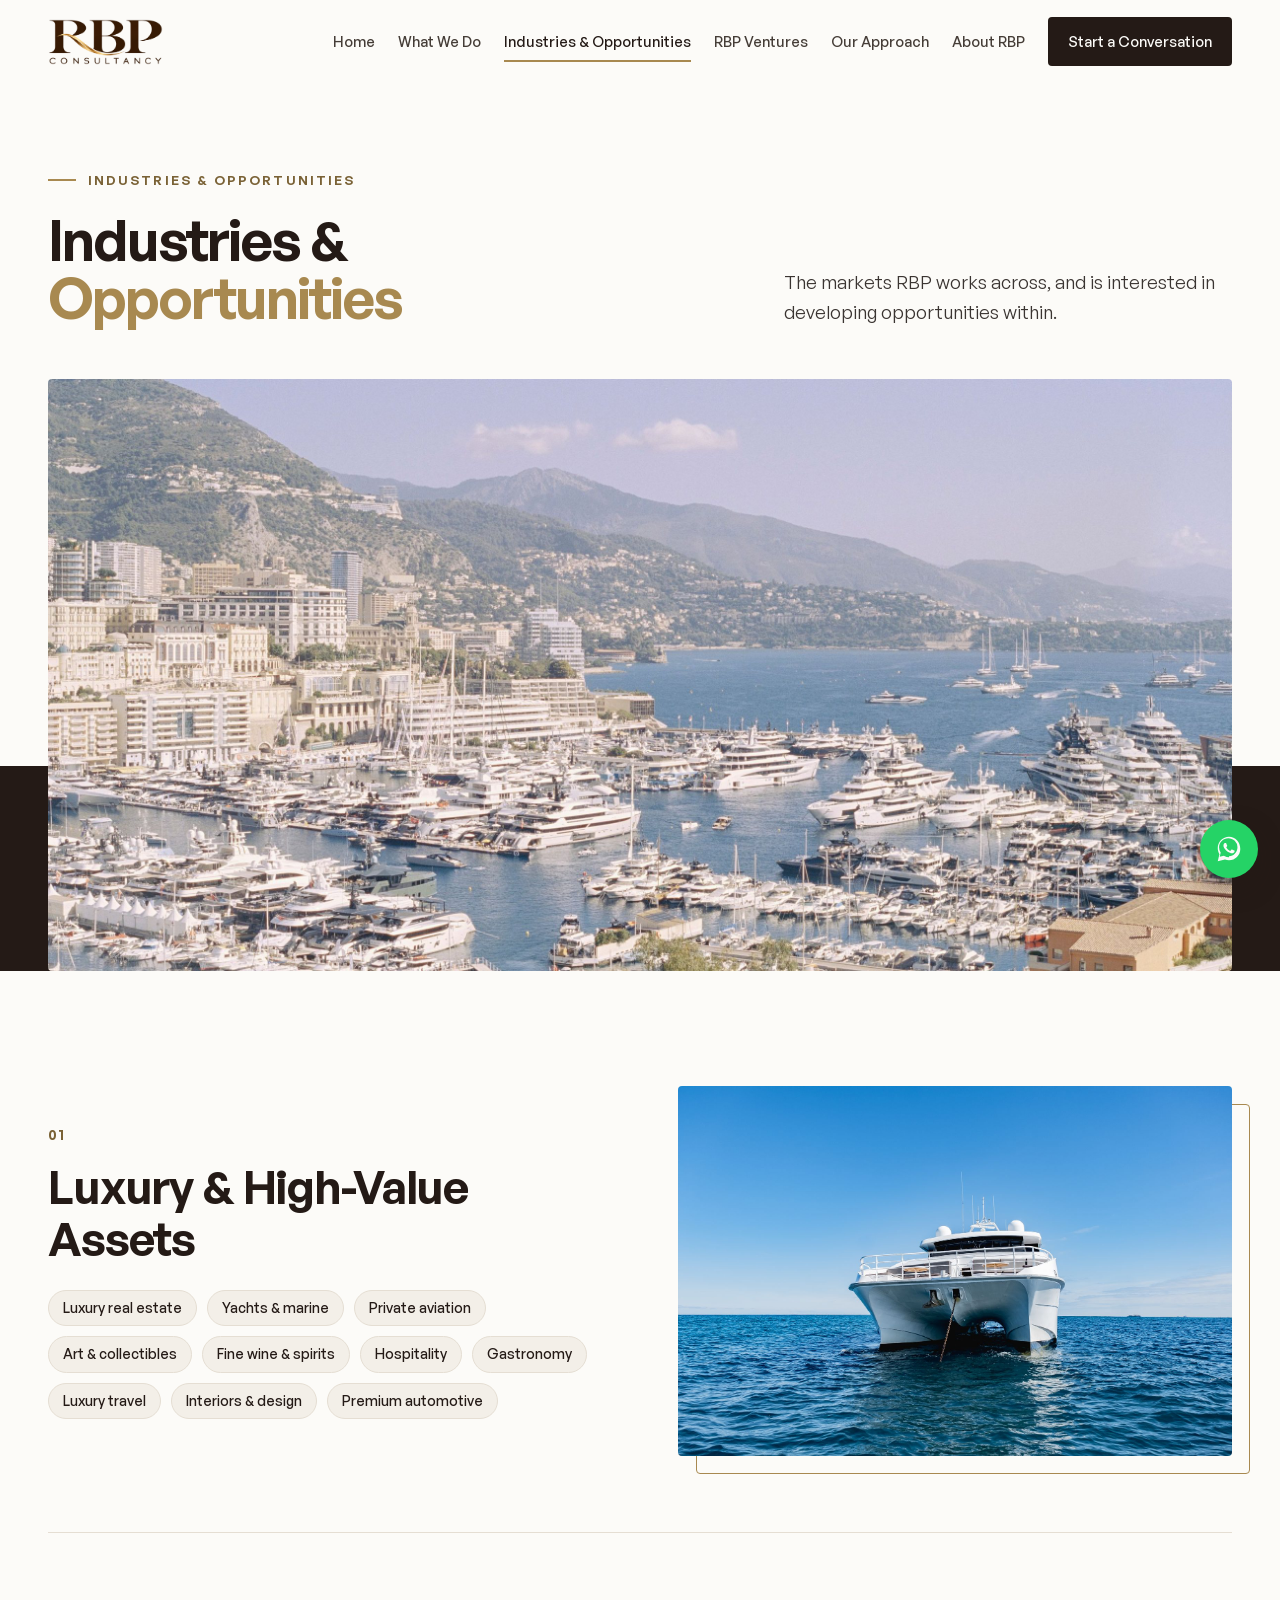
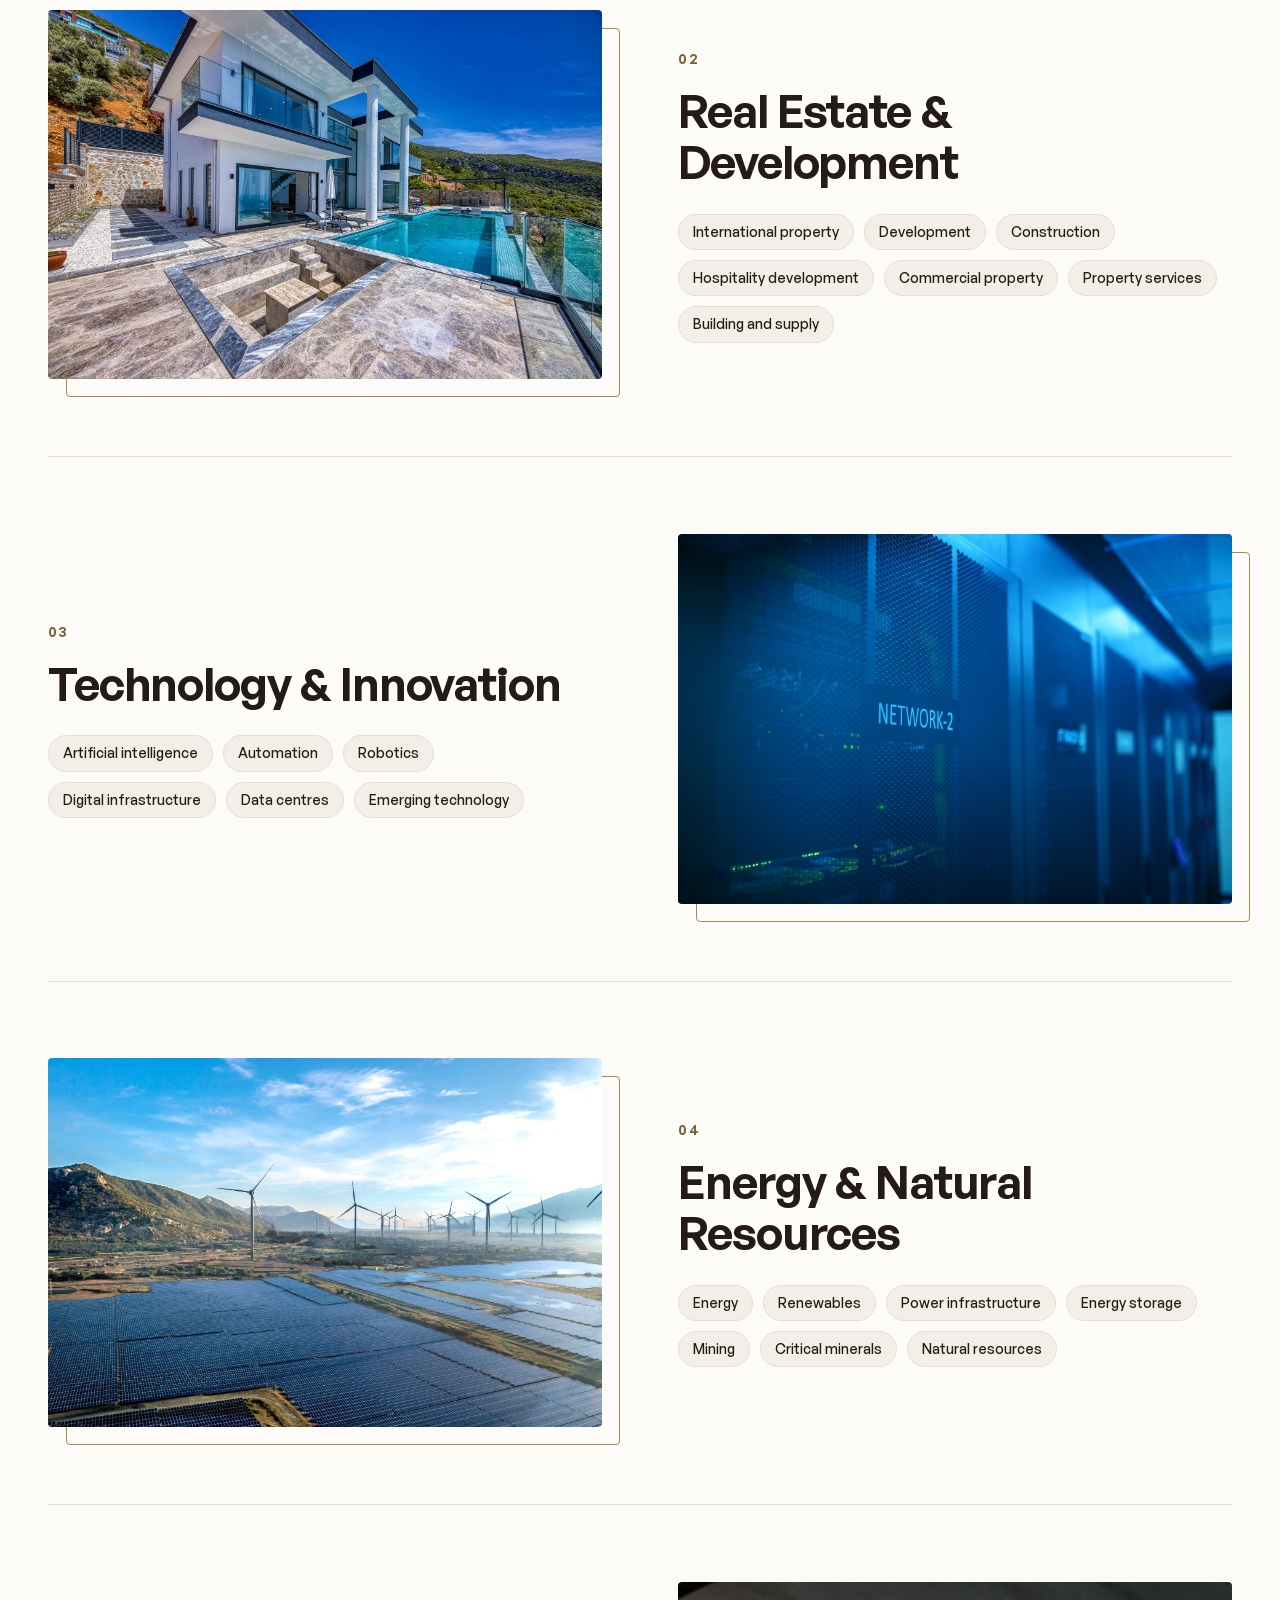
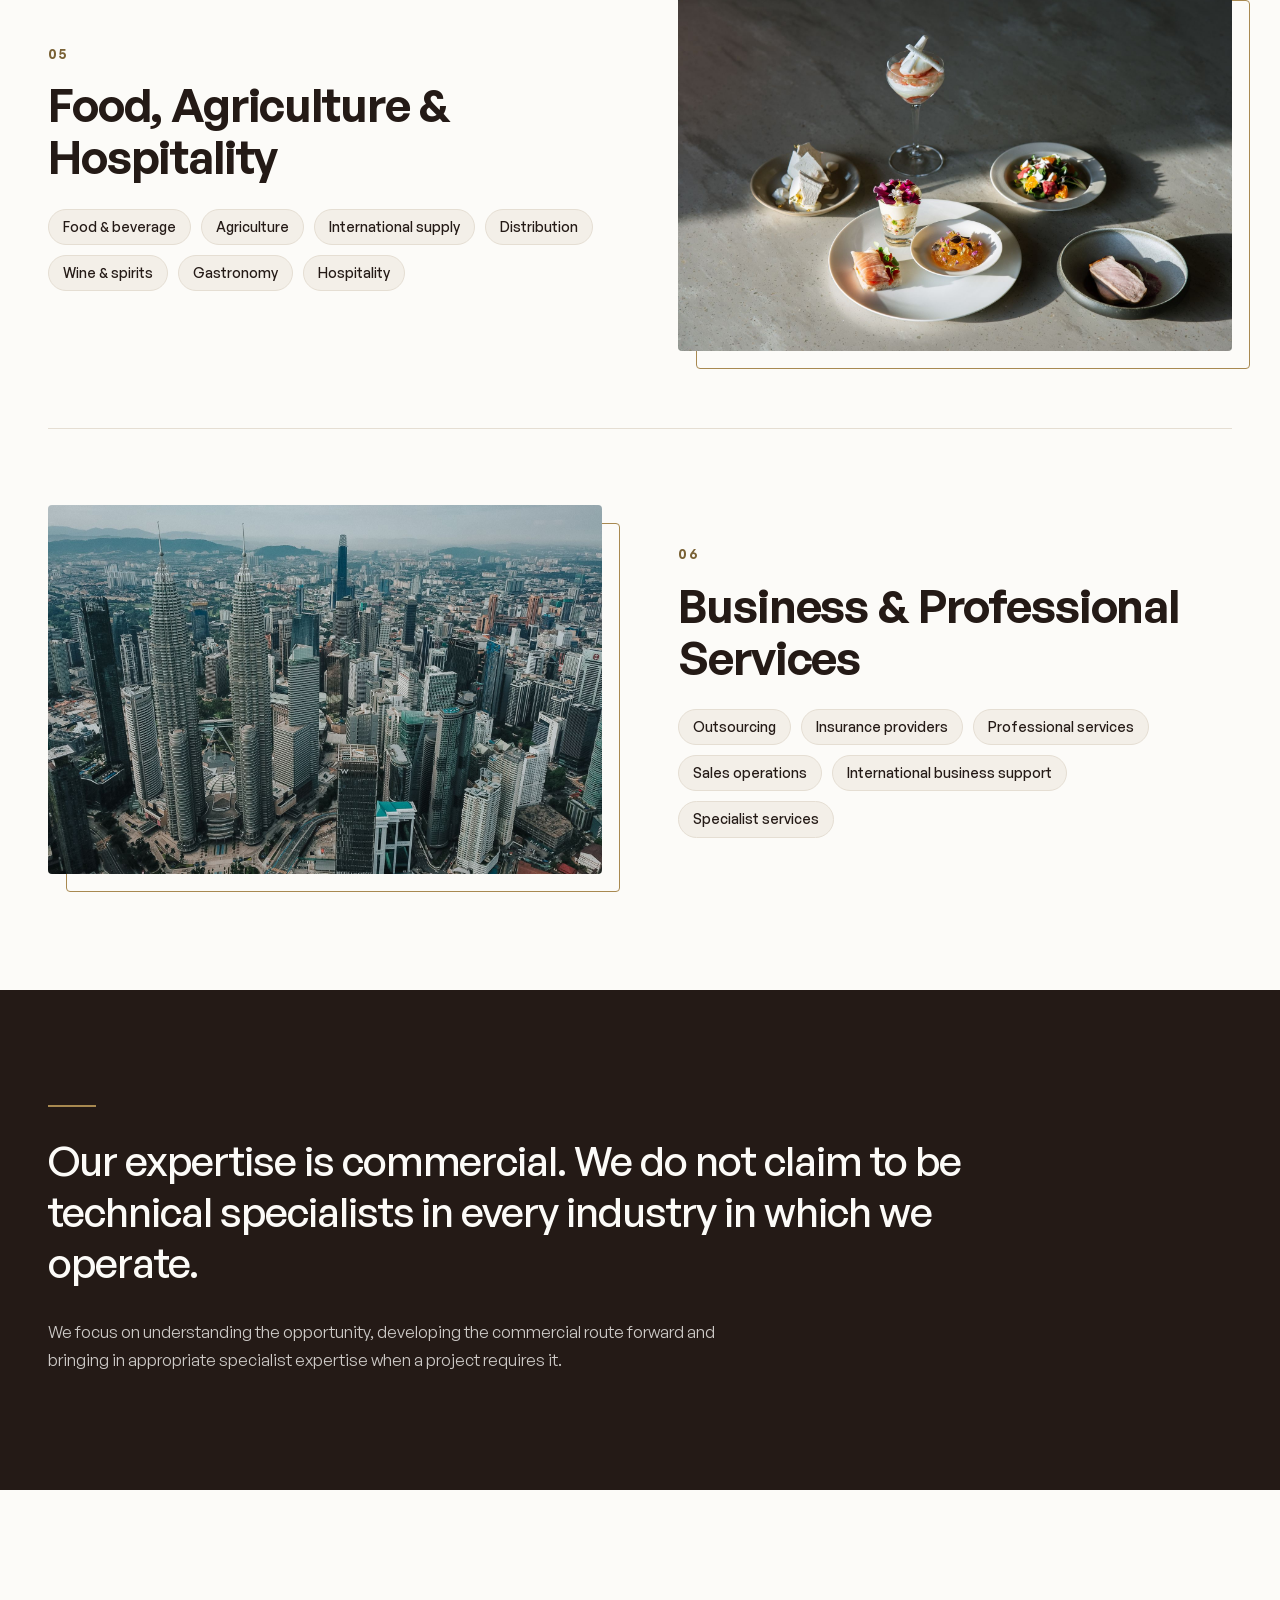
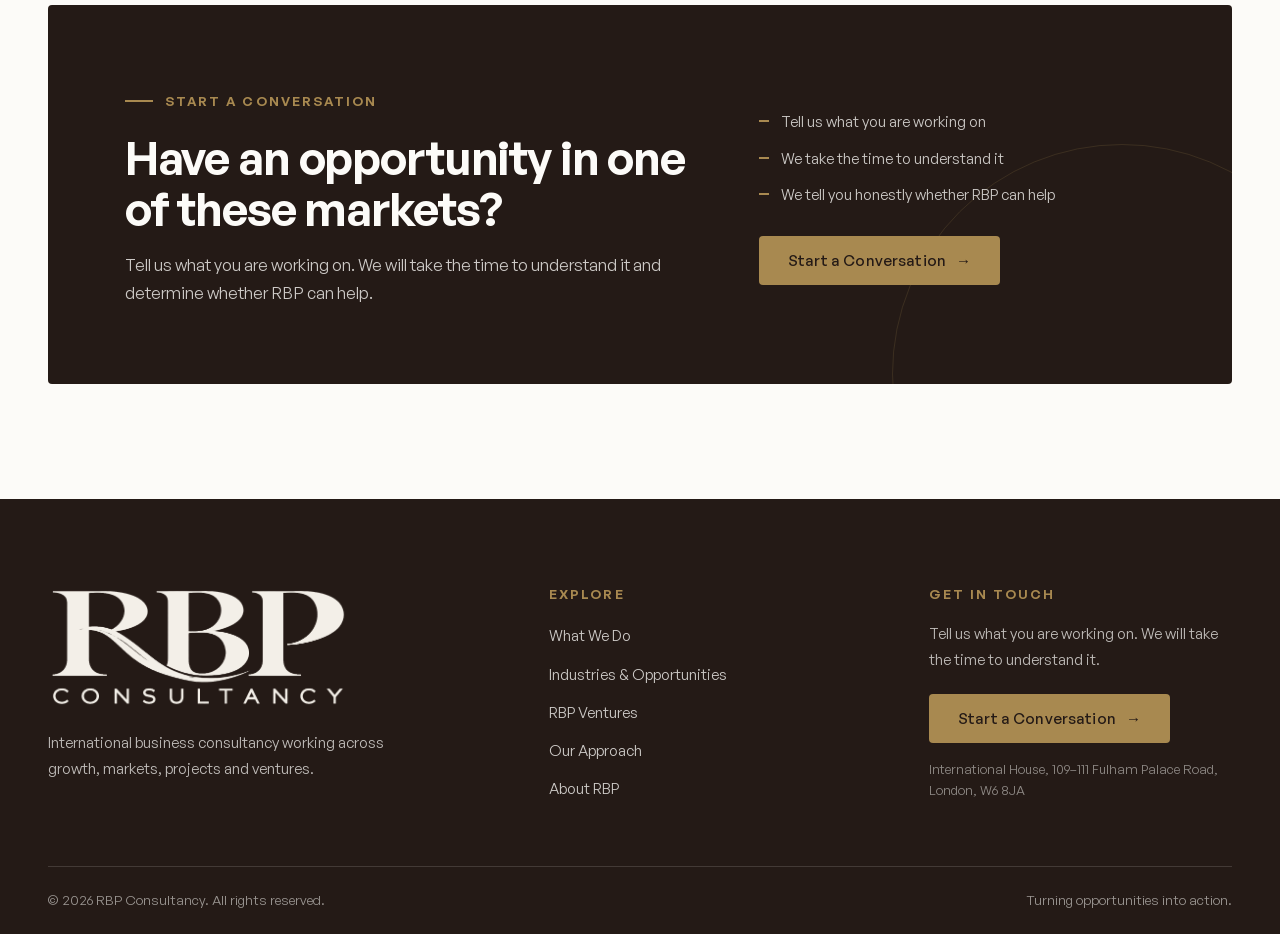
<file: industries.html>
<!DOCTYPE html>
<html lang="en">
<head>
  <meta charset="utf-8">
  <meta name="viewport" content="width=device-width, initial-scale=1">

  <!-- Basic SEO: page title and meta description -->
  <title>Industries &amp; Opportunities | RBP Consultancy</title>
  <meta name="description" content="RBP Consultancy works across luxury assets, real estate, technology, energy, food and hospitality, and professional services with a commercial focus.">

  <link rel="icon" type="image/png" href="images/favicon.png?v=3">
  <link rel="preload" href="fonts/GeneralSans-600.woff2" as="font" type="font/woff2" crossorigin>
  <link rel="stylesheet" href="css/style.css">

  <!-- Reveal animations only apply when JavaScript is available -->
  <script>document.documentElement.classList.add("js");</script>
</head>
<body>
  <a class="skip-link" href="#main">Skip to main content</a>

  <!-- Site header and primary navigation -->
  <header class="site-header" id="siteHeader">
    <div class="container header__inner">
      <a class="brand" href="index.html" aria-label="RBP Consultancy - home">
        <img src="images/logo-color-header.png?v=3" alt="RBP Consultancy logo" width="1216" height="486">
      </a>
      <button class="nav-toggle" type="button" aria-expanded="false" aria-controls="primaryNav">
        <span class="sr-only">Open menu</span><span class="nav-toggle__bars" aria-hidden="true"></span>
      </button>
      <nav class="nav" id="primaryNav" aria-label="Primary">
        <ul>
          <li><a href="index.html">Home</a></li>
          <li><a href="what-we-do.html">What We Do</a></li>
          <li><a href="industries.html" aria-current="page">Industries &amp; Opportunities</a></li>
          <li><a href="ventures.html">RBP Ventures</a></li>
          <li><a href="our-approach.html">Our Approach</a></li>
          <li><a href="about.html">About RBP</a></li>
          <li><a href="contact.html" class="nav__cta">Start a Conversation</a></li>
        </ul>
      </nav>
    </div>
  </header>

  <main id="main">
    <!-- Page hero -->
    <section class="page-hero">
      <div class="container">
        <div class="page-hero__top">
          <div class="reveal">
            <span class="eyebrow">Industries &amp; Opportunities</span>
            <h1><span class="line">Industries &amp;</span> <span class="line"><span class="accent">Opportunities</span></span></h1>
          </div>
          <p class="lead reveal" data-delay="1">The markets RBP works across, and is interested in developing opportunities within.</p>
        </div>
        <div class="page-hero__banner reveal"><img src="images/banner-industries.jpg" alt="Monaco harbour with luxury yachts, waterfront property and hospitality" width="2400" height="1200" fetchpriority="high" decoding="async"></div>
      </div>
    </section>

    <!-- Sectors -->
    <section class="section" style="padding-block:clamp(16px,3vw,40px)">
      <div class="container">
        <article class="sector">
          <div class="split">
            <div class="reveal">
              <span class="sector__index">01</span>
              <h2>Luxury &amp; High-Value Assets</h2>
              <ul class="tags"><li>Luxury real estate</li><li>Yachts &amp; marine</li><li>Private aviation</li><li>Art &amp; collectibles</li><li>Fine wine &amp; spirits</li><li>Hospitality</li><li>Gastronomy</li><li>Luxury travel</li><li>Interiors &amp; design</li><li>Premium automotive</li></ul>
            </div>
            <div class="reveal" data-delay="1"><div class="media media--frame"><img src="images/superyacht.jpg" alt="Luxury superyacht at anchor on open blue water" width="1600" height="1067" loading="lazy" decoding="async"></div></div>
          </div>
        </article>
        <article class="sector">
          <div class="split split--reverse">
            <div class="reveal">
              <span class="sector__index">02</span>
              <h2>Real Estate &amp; Development</h2>
              <ul class="tags"><li>International property</li><li>Development</li><li>Construction</li><li>Hospitality development</li><li>Commercial property</li><li>Property services</li><li>Building and supply</li></ul>
            </div>
            <div class="reveal" data-delay="1"><div class="media media--frame"><img src="images/villa-infinity-pool.jpg" alt="Modern luxury villa with an infinity pool overlooking the coast" width="1800" height="1201" loading="lazy" decoding="async"></div></div>
          </div>
        </article>
        <article class="sector">
          <div class="split">
            <div class="reveal">
              <span class="sector__index">03</span>
              <h2>Technology &amp; Innovation</h2>
              <ul class="tags"><li>Artificial intelligence</li><li>Automation</li><li>Robotics</li><li>Digital infrastructure</li><li>Data centres</li><li>Emerging technology</li></ul>
            </div>
            <div class="reveal" data-delay="1"><div class="media media--frame"><img src="images/network-rack.jpg" alt="Data centre network racks lit in blue" width="1800" height="1202" loading="lazy" decoding="async"></div></div>
          </div>
        </article>
        <article class="sector">
          <div class="split split--reverse">
            <div class="reveal">
              <span class="sector__index">04</span>
              <h2>Energy &amp; Natural Resources</h2>
              <ul class="tags"><li>Energy</li><li>Renewables</li><li>Power infrastructure</li><li>Energy storage</li><li>Mining</li><li>Critical minerals</li><li>Natural resources</li></ul>
            </div>
            <div class="reveal" data-delay="1"><div class="media media--frame"><img src="images/wind-solar-energy.jpg" alt="Wind turbines above a large solar farm" width="1800" height="1199" loading="lazy" decoding="async"></div></div>
          </div>
        </article>
        <article class="sector">
          <div class="split">
            <div class="reveal">
              <span class="sector__index">05</span>
              <h2>Food, Agriculture &amp; Hospitality</h2>
              <ul class="tags"><li>Food &amp; beverage</li><li>Agriculture</li><li>International supply</li><li>Distribution</li><li>Wine &amp; spirits</li><li>Gastronomy</li><li>Hospitality</li></ul>
            </div>
            <div class="reveal" data-delay="1"><div class="media media--frame"><img src="images/fine-dining.jpg" alt="Elegantly plated fine dining dishes" width="1800" height="1200" loading="lazy" decoding="async"></div></div>
          </div>
        </article>
        <article class="sector">
          <div class="split split--reverse">
            <div class="reveal">
              <span class="sector__index">06</span>
              <h2>Business &amp; Professional Services</h2>
              <ul class="tags"><li>Outsourcing</li><li>Insurance providers</li><li>Professional services</li><li>Sales operations</li><li>International business support</li><li>Specialist services</li></ul>
            </div>
            <div class="reveal" data-delay="1"><div class="media media--frame"><img src="images/city-towers-aerial.jpg" alt="Aerial view of an international financial district" width="1800" height="1200" loading="lazy" decoding="async"></div></div>
          </div>
        </article>
      </div>
    </section>

    <!-- Credibility statement -->
    <section class="section section--dark">
      <div class="container reveal">
        <p class="quote">Our expertise is commercial. We do not claim to be technical specialists in every industry in which we operate.</p>
        <p style="margin-top:30px;max-width:680px">We focus on understanding the opportunity, developing the commercial route forward and bringing in appropriate specialist expertise when a project requires it.</p>
      </div>
    </section>

    <!-- Call to action -->
    <section class="section">
      <div class="container">
        <div class="cta-band reveal">
          <div>
            <span class="eyebrow">Start a Conversation</span>
            <h2>Have an opportunity in one of these markets?</h2>
            <p>Tell us what you are working on. We will take the time to understand it and determine whether RBP can help.</p>
          </div>
          <div class="cta-band__actions">
            <ul class="cta-band__steps">
              <li>Tell us what you are working on</li>
              <li>We take the time to understand it</li>
              <li>We tell you honestly whether RBP can help</li>
            </ul>
            <a class="btn btn--gold" href="contact.html">Start a Conversation <span class="btn__arrow" aria-hidden="true">&rarr;</span></a>
          </div>
        </div>
      </div>
    </section>

  </main>

  <!-- Site footer -->
  <footer class="site-footer">
    <div class="container">
      <div class="footer__grid">
        <div>
          <a class="footer__logo" href="index.html" aria-label="RBP Consultancy - home">
            <img src="images/logo-light.png?v=3" alt="RBP Consultancy - Business Growth, Strategic Partnerships, Ventures" width="1224" height="494" loading="lazy">
          </a>
          <p class="footer__about">International business consultancy working across growth, markets, projects and ventures.</p>
        </div>
        <div>
          <h2 class="footer__title">Explore</h2>
          <ul class="footer__links">
            <li><a href="what-we-do.html">What We Do</a></li>
            <li><a href="industries.html">Industries &amp; Opportunities</a></li>
            <li><a href="ventures.html">RBP Ventures</a></li>
            <li><a href="our-approach.html">Our Approach</a></li>
            <li><a href="about.html">About RBP</a></li>
          </ul>
        </div>
        <div>
          <h2 class="footer__title">Get in touch</h2>
          <p class="footer__about" style="margin-top:0">Tell us what you are working on. We will take the time to understand it.</p>
          <a class="btn btn--gold" href="contact.html" style="margin-top:22px">Start a Conversation <span class="btn__arrow" aria-hidden="true">&rarr;</span></a>
          <address class="footer__address">International House, 109&ndash;111 Fulham Palace Road,<br>London, W6 8JA</address>
        </div>
      </div>
      <div class="footer__bar">
        <span>&copy; <span id="year">2026</span> RBP Consultancy. All rights reserved.</span>
        <span>Turning opportunities into action.</span>
      </div>
    </div>
  </footer>

  <!-- Sticky WhatsApp contact button (present on every page) -->
  <a class="whatsapp-fab" href="https://wa.me/447910039438?text=Hi%2C%20I%27d%20like%20to%20know%20more%20about%20RBP%20Consultancy."
     target="_blank" rel="noopener" aria-label="Chat with us on WhatsApp">
    <svg viewBox="0 0 32 32" aria-hidden="true"><path d="M16.02 3C9.4 3 4 8.4 4 15.02c0 2.36.65 4.56 1.78 6.45L4 29l7.72-1.74a11.9 11.9 0 0 0 4.3.8h.01c6.62 0 12.01-5.4 12.01-12.02C28.04 8.4 22.65 3 16.02 3zm0 21.8h-.01a9.8 9.8 0 0 1-4.98-1.36l-.36-.21-4.58 1.03 1.06-4.46-.24-.37a9.75 9.75 0 0 1-1.5-5.2c0-5.4 4.4-9.79 9.82-9.79 2.62 0 5.08 1.02 6.94 2.87a9.71 9.71 0 0 1 2.87 6.93c0 5.4-4.4 9.79-9.02 9.56zm5.36-7.33c-.29-.15-1.74-.86-2.01-.96-.27-.1-.47-.15-.66.15-.2.29-.76.96-.93 1.16-.17.2-.34.22-.63.07-.29-.15-1.23-.45-2.35-1.45-.87-.77-1.45-1.72-1.62-2.01-.17-.29-.02-.45.13-.6.13-.13.29-.34.44-.51.15-.17.2-.29.29-.49.1-.2.05-.37-.02-.51-.07-.15-.66-1.6-.91-2.19-.24-.57-.48-.5-.66-.5-.17-.01-.37-.01-.56-.01-.2 0-.51.07-.78.37-.27.29-1.02 1-1.02 2.44s1.05 2.83 1.19 3.02c.15.2 2.06 3.14 4.99 4.41.7.3 1.24.48 1.67.61.7.22 1.34.19 1.84.12.56-.08 1.74-.71 1.99-1.4.24-.68.24-1.27.17-1.4-.07-.12-.26-.2-.55-.34z"/></svg>
    <span class="sr-only">Chat with us on WhatsApp</span>
  </a>

  <script src="js/main.js"></script>
</body>
</html>
</file>
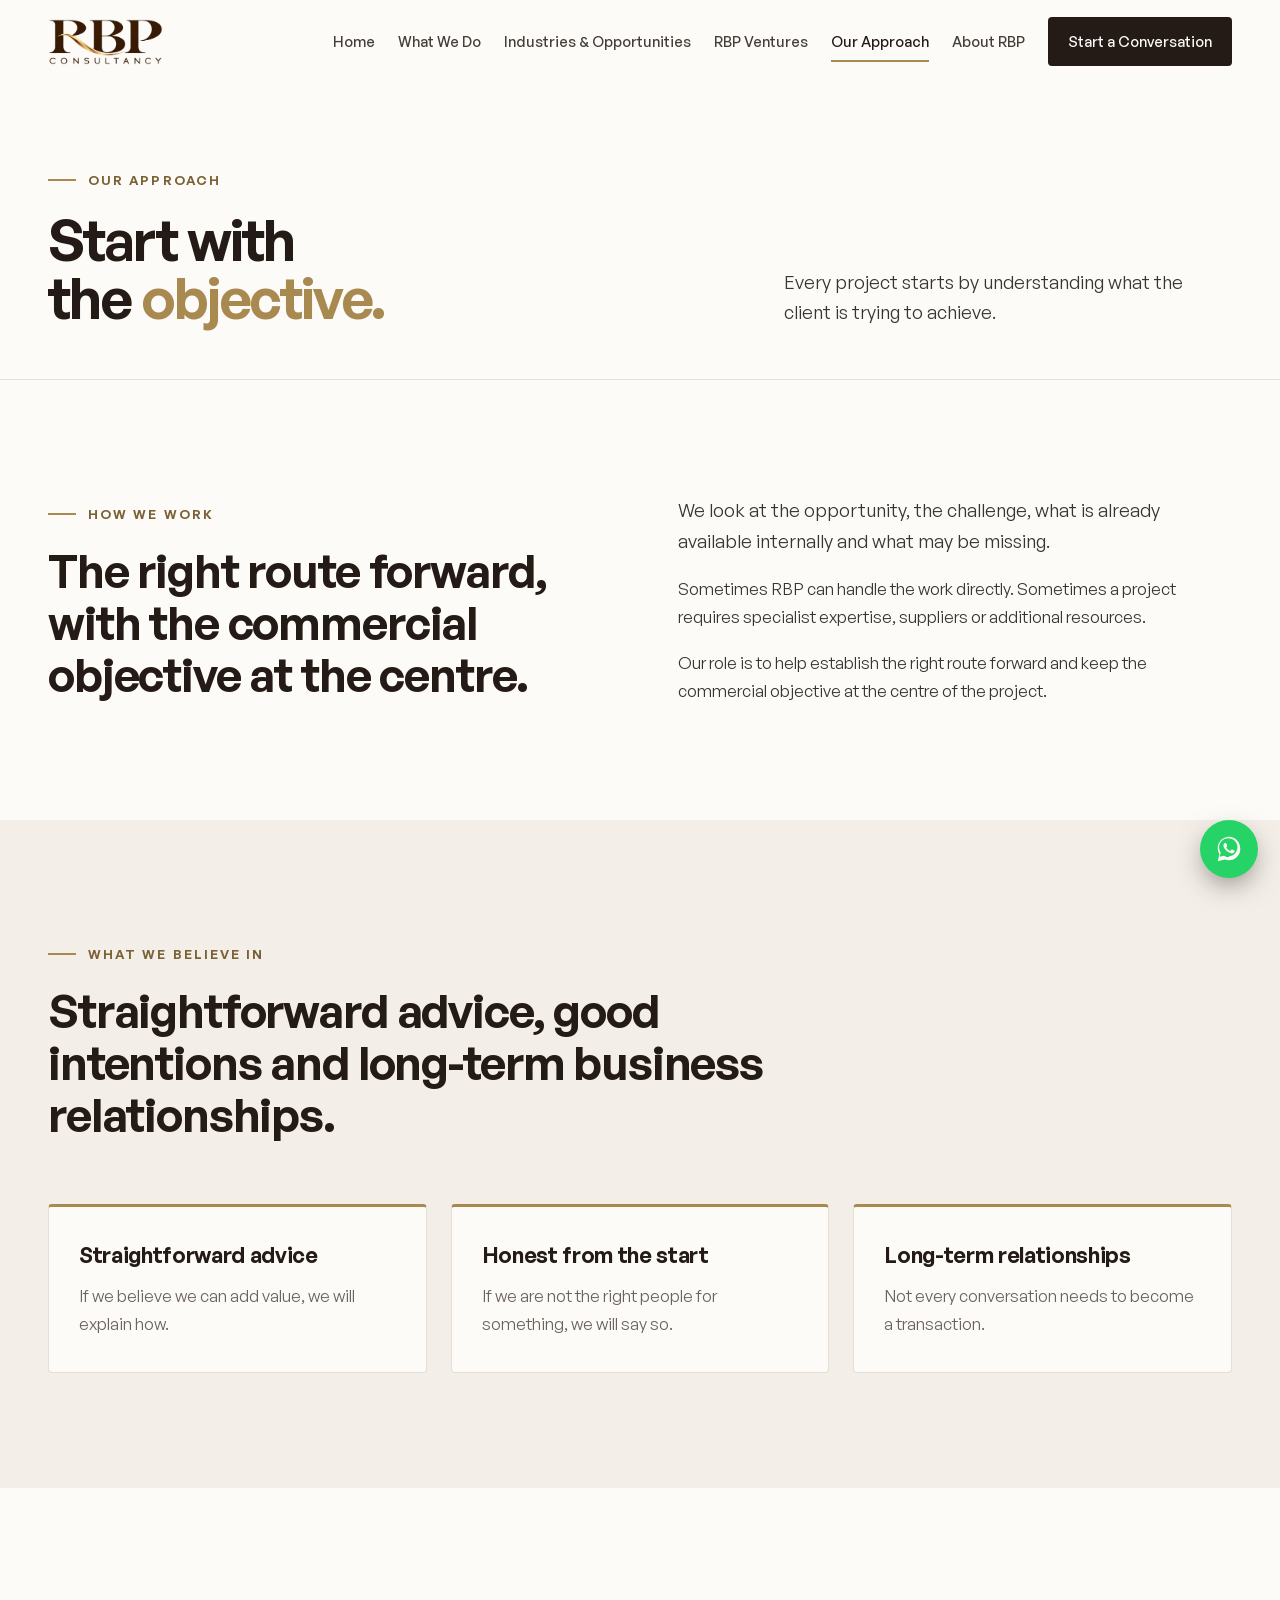
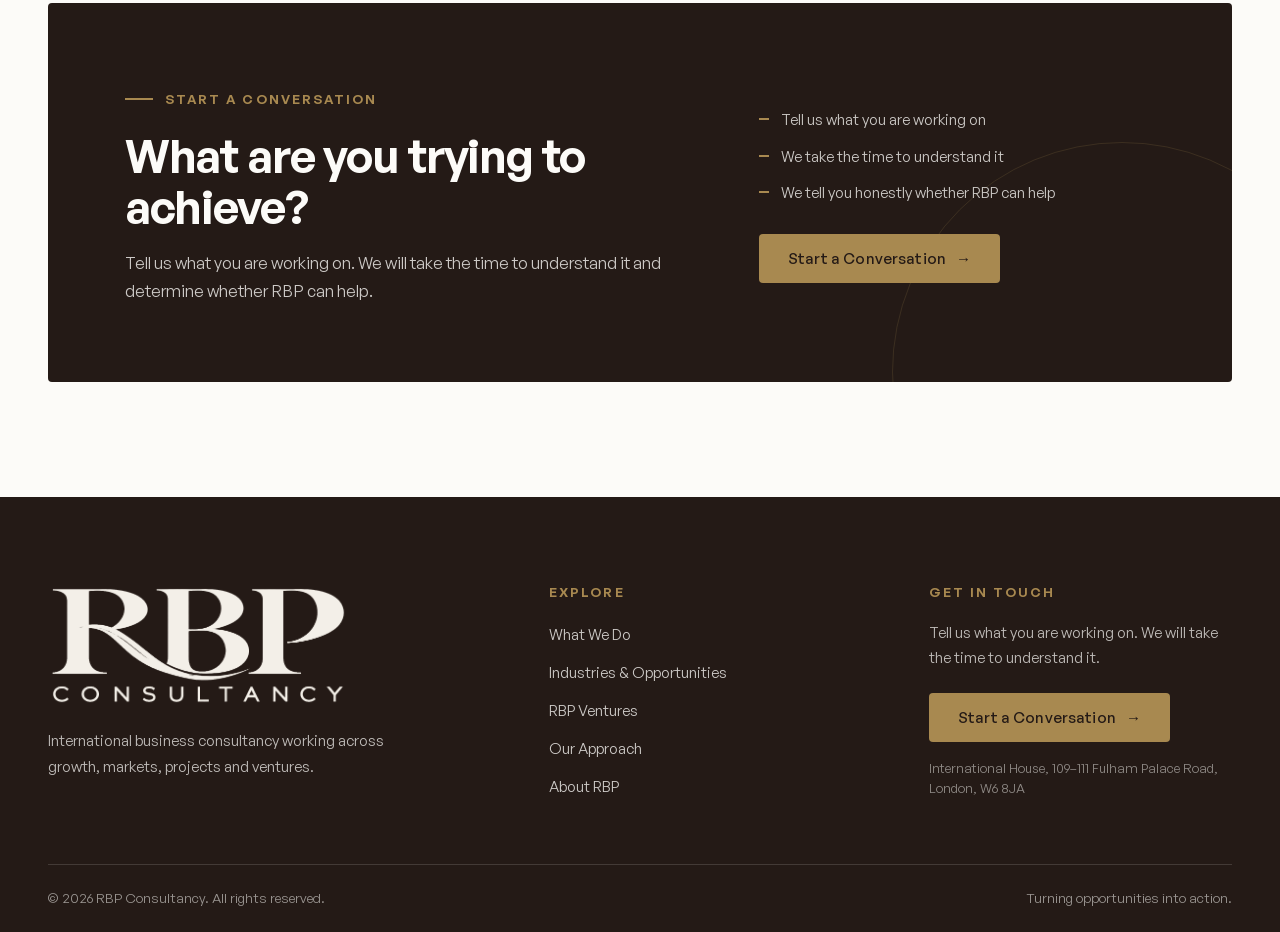
<file: our-approach.html>
<!DOCTYPE html>
<html lang="en">
<head>
  <meta charset="utf-8">
  <meta name="viewport" content="width=device-width, initial-scale=1">

  <!-- Basic SEO: page title and meta description -->
  <title>Our Approach | Start With the Objective | RBP Consultancy</title>
  <meta name="description" content="Every RBP project starts with what the client is trying to achieve. Straightforward advice, good intentions and long-term business relationships.">

  <link rel="icon" type="image/png" href="images/favicon.png?v=3">
  <link rel="preload" href="fonts/GeneralSans-600.woff2" as="font" type="font/woff2" crossorigin>
  <link rel="stylesheet" href="css/style.css">

  <!-- Reveal animations only apply when JavaScript is available -->
  <script>document.documentElement.classList.add("js");</script>
</head>
<body>
  <a class="skip-link" href="#main">Skip to main content</a>

  <!-- Site header and primary navigation -->
  <header class="site-header" id="siteHeader">
    <div class="container header__inner">
      <a class="brand" href="index.html" aria-label="RBP Consultancy - home">
        <img src="images/logo-color-header.png?v=3" alt="RBP Consultancy logo" width="1216" height="486">
      </a>
      <button class="nav-toggle" type="button" aria-expanded="false" aria-controls="primaryNav">
        <span class="sr-only">Open menu</span><span class="nav-toggle__bars" aria-hidden="true"></span>
      </button>
      <nav class="nav" id="primaryNav" aria-label="Primary">
        <ul>
          <li><a href="index.html">Home</a></li>
          <li><a href="what-we-do.html">What We Do</a></li>
          <li><a href="industries.html">Industries &amp; Opportunities</a></li>
          <li><a href="ventures.html">RBP Ventures</a></li>
          <li><a href="our-approach.html" aria-current="page">Our Approach</a></li>
          <li><a href="about.html">About RBP</a></li>
          <li><a href="contact.html" class="nav__cta">Start a Conversation</a></li>
        </ul>
      </nav>
    </div>
  </header>

  <main id="main">
    <!-- Page hero -->
    <section class="page-hero page-hero--plain">
      <div class="container">
        <div class="page-hero__top">
          <div class="reveal">
            <span class="eyebrow">Our Approach</span>
            <h1><span class="line">Start with</span> <span class="line">the <span class="accent">objective.</span></span></h1>
          </div>
          <p class="lead reveal" data-delay="1">Every project starts by understanding what the client is trying to achieve.</p>
        </div>
        
      </div>
    </section>

    <!-- Approach narrative -->
    <section class="section">
      <div class="container split split--top">
        <div class="reveal">
          <span class="eyebrow">How we work</span>
          <h2>The right route forward, with the commercial objective at the centre.</h2>
        </div>
        <div class="prose reveal" data-delay="1">
          <p class="lead">We look at the opportunity, the challenge, what is already available internally and what may be missing.</p>
          <p>Sometimes RBP can handle the work directly. Sometimes a project requires specialist expertise, suppliers or additional resources.</p>
          <p>Our role is to help establish the right route forward and keep the commercial objective at the centre of the project.</p>
        </div>
      </div>
    </section>

    <!-- Principles -->
    <section class="section section--soft">
      <div class="container">
        <div class="section__head reveal">
          <span class="eyebrow">What we believe in</span>
          <h2>Straightforward advice, good intentions and long-term business relationships.</h2>
        </div>
        <div class="principles">
          <div class="principle reveal"><h3>Straightforward advice</h3><p>If we believe we can add value, we will explain how.</p></div>
          <div class="principle reveal" data-delay="1"><h3>Honest from the start</h3><p>If we are not the right people for something, we will say so.</p></div>
          <div class="principle reveal" data-delay="2"><h3>Long-term relationships</h3><p>Not every conversation needs to become a transaction.</p></div>
        </div>
      </div>
    </section>

    <!-- Call to action -->
    <section class="section">
      <div class="container">
        <div class="cta-band reveal">
          <div>
            <span class="eyebrow">Start a Conversation</span>
            <h2>What are you trying to achieve?</h2>
            <p>Tell us what you are working on. We will take the time to understand it and determine whether RBP can help.</p>
          </div>
          <div class="cta-band__actions">
            <ul class="cta-band__steps">
              <li>Tell us what you are working on</li>
              <li>We take the time to understand it</li>
              <li>We tell you honestly whether RBP can help</li>
            </ul>
            <a class="btn btn--gold" href="contact.html">Start a Conversation <span class="btn__arrow" aria-hidden="true">&rarr;</span></a>
          </div>
        </div>
      </div>
    </section>

  </main>

  <!-- Site footer -->
  <footer class="site-footer">
    <div class="container">
      <div class="footer__grid">
        <div>
          <a class="footer__logo" href="index.html" aria-label="RBP Consultancy - home">
            <img src="images/logo-light.png?v=3" alt="RBP Consultancy - Business Growth, Strategic Partnerships, Ventures" width="1224" height="494" loading="lazy">
          </a>
          <p class="footer__about">International business consultancy working across growth, markets, projects and ventures.</p>
        </div>
        <div>
          <h2 class="footer__title">Explore</h2>
          <ul class="footer__links">
            <li><a href="what-we-do.html">What We Do</a></li>
            <li><a href="industries.html">Industries &amp; Opportunities</a></li>
            <li><a href="ventures.html">RBP Ventures</a></li>
            <li><a href="our-approach.html">Our Approach</a></li>
            <li><a href="about.html">About RBP</a></li>
          </ul>
        </div>
        <div>
          <h2 class="footer__title">Get in touch</h2>
          <p class="footer__about" style="margin-top:0">Tell us what you are working on. We will take the time to understand it.</p>
          <a class="btn btn--gold" href="contact.html" style="margin-top:22px">Start a Conversation <span class="btn__arrow" aria-hidden="true">&rarr;</span></a>
          <address class="footer__address">International House, 109&ndash;111 Fulham Palace Road,<br>London, W6 8JA</address>
        </div>
      </div>
      <div class="footer__bar">
        <span>&copy; <span id="year">2026</span> RBP Consultancy. All rights reserved.</span>
        <span>Turning opportunities into action.</span>
      </div>
    </div>
  </footer>

  <!-- Sticky WhatsApp contact button (present on every page) -->
  <a class="whatsapp-fab" href="https://wa.me/447910039438?text=Hi%2C%20I%27d%20like%20to%20know%20more%20about%20RBP%20Consultancy."
     target="_blank" rel="noopener" aria-label="Chat with us on WhatsApp">
    <svg viewBox="0 0 32 32" aria-hidden="true"><path d="M16.02 3C9.4 3 4 8.4 4 15.02c0 2.36.65 4.56 1.78 6.45L4 29l7.72-1.74a11.9 11.9 0 0 0 4.3.8h.01c6.62 0 12.01-5.4 12.01-12.02C28.04 8.4 22.65 3 16.02 3zm0 21.8h-.01a9.8 9.8 0 0 1-4.98-1.36l-.36-.21-4.58 1.03 1.06-4.46-.24-.37a9.75 9.75 0 0 1-1.5-5.2c0-5.4 4.4-9.79 9.82-9.79 2.62 0 5.08 1.02 6.94 2.87a9.71 9.71 0 0 1 2.87 6.93c0 5.4-4.4 9.79-9.02 9.56zm5.36-7.33c-.29-.15-1.74-.86-2.01-.96-.27-.1-.47-.15-.66.15-.2.29-.76.96-.93 1.16-.17.2-.34.22-.63.07-.29-.15-1.23-.45-2.35-1.45-.87-.77-1.45-1.72-1.62-2.01-.17-.29-.02-.45.13-.6.13-.13.29-.34.44-.51.15-.17.2-.29.29-.49.1-.2.05-.37-.02-.51-.07-.15-.66-1.6-.91-2.19-.24-.57-.48-.5-.66-.5-.17-.01-.37-.01-.56-.01-.2 0-.51.07-.78.37-.27.29-1.02 1-1.02 2.44s1.05 2.83 1.19 3.02c.15.2 2.06 3.14 4.99 4.41.7.3 1.24.48 1.67.61.7.22 1.34.19 1.84.12.56-.08 1.74-.71 1.99-1.4.24-.68.24-1.27.17-1.4-.07-.12-.26-.2-.55-.34z"/></svg>
    <span class="sr-only">Chat with us on WhatsApp</span>
  </a>

  <script src="js/main.js"></script>
</body>
</html>
</file>
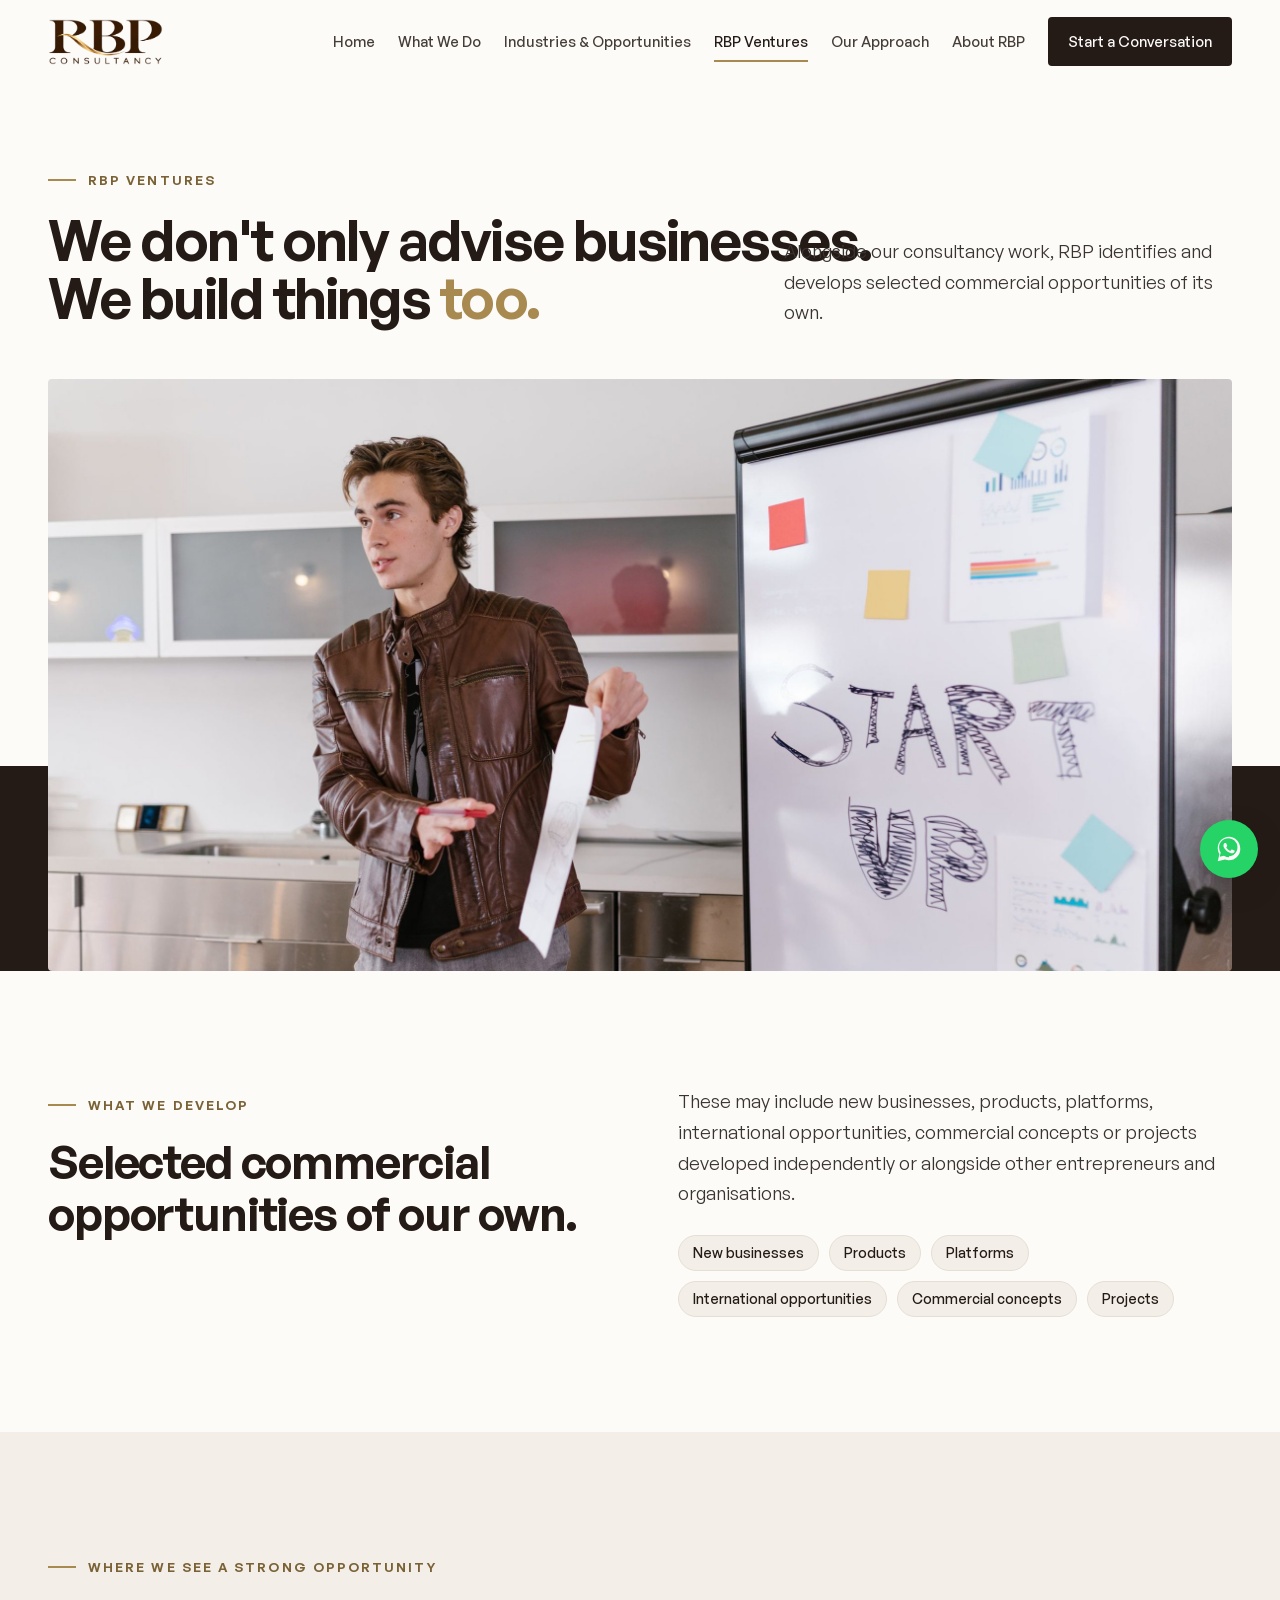
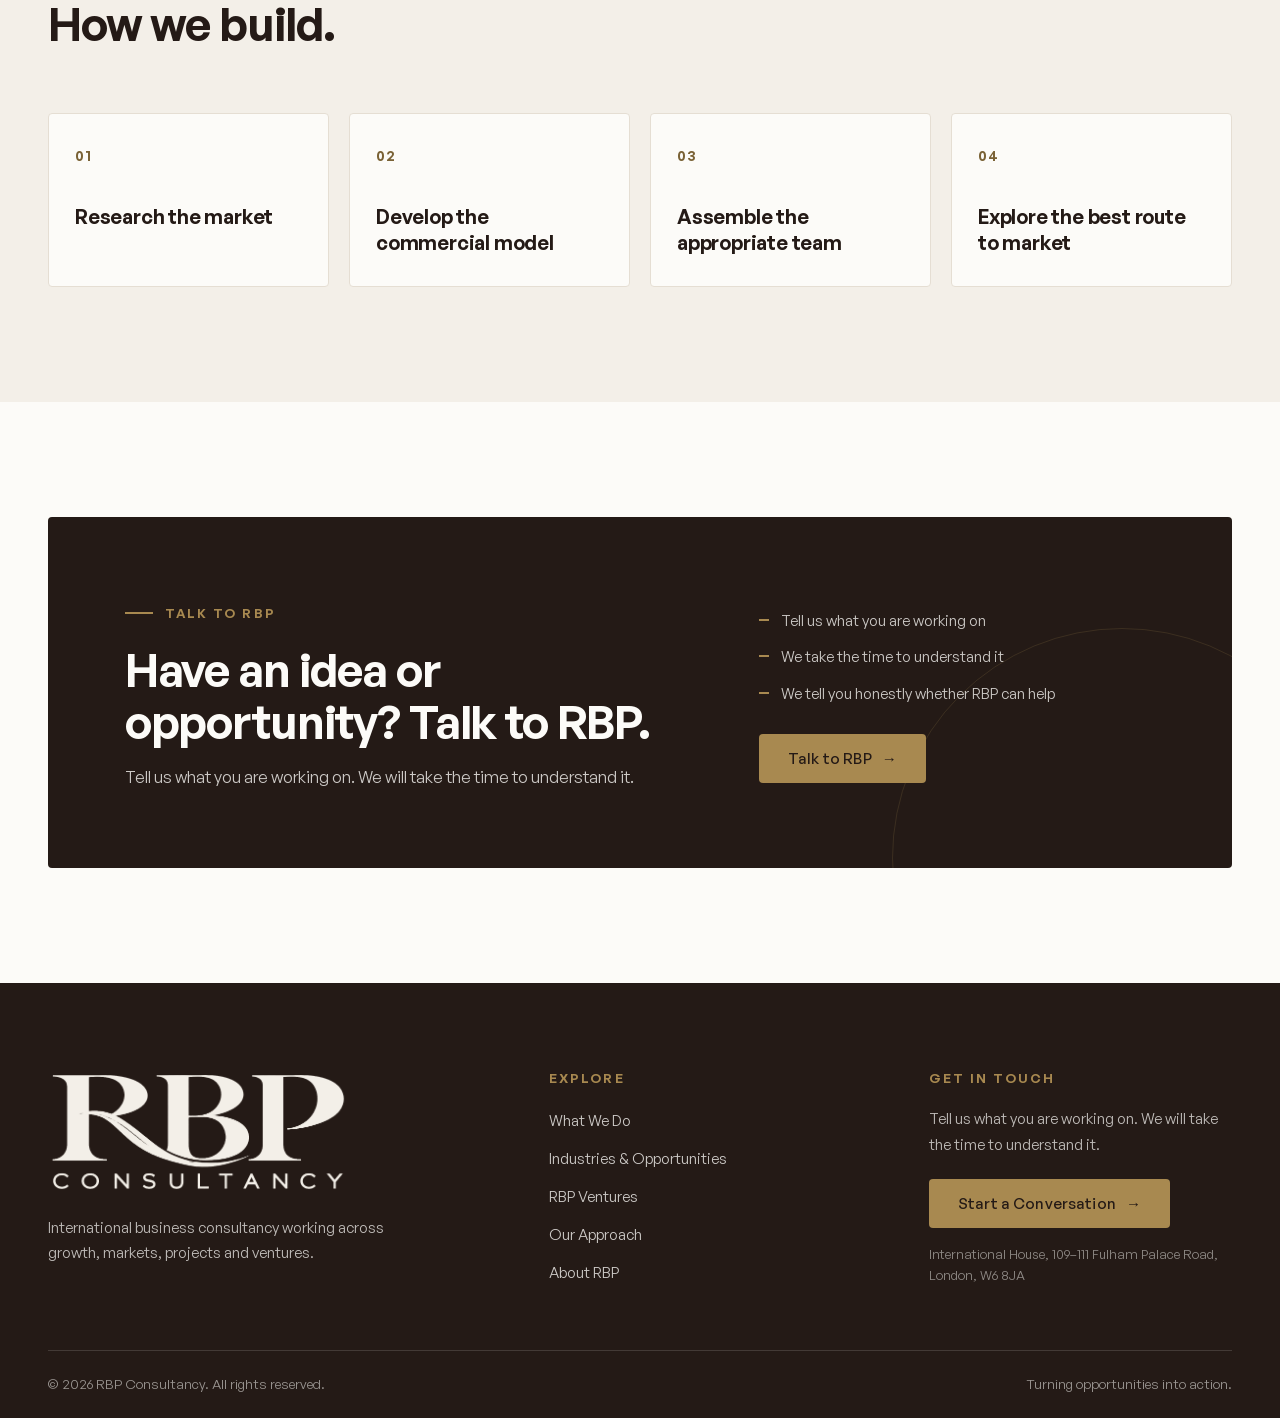
<file: ventures.html>
<!DOCTYPE html>
<html lang="en">
<head>
  <meta charset="utf-8">
  <meta name="viewport" content="width=device-width, initial-scale=1">

  <!-- Basic SEO: page title and meta description -->
  <title>RBP Ventures | Building New Commercial Opportunities</title>
  <meta name="description" content="Alongside consultancy, RBP develops its own commercial projects, products and ventures, independently or with other entrepreneurs and organisations.">

  <link rel="icon" type="image/png" href="images/favicon.png?v=3">
  <link rel="preload" href="fonts/GeneralSans-600.woff2" as="font" type="font/woff2" crossorigin>
  <link rel="stylesheet" href="css/style.css">

  <!-- Reveal animations only apply when JavaScript is available -->
  <script>document.documentElement.classList.add("js");</script>
</head>
<body>
  <a class="skip-link" href="#main">Skip to main content</a>

  <!-- Site header and primary navigation -->
  <header class="site-header" id="siteHeader">
    <div class="container header__inner">
      <a class="brand" href="index.html" aria-label="RBP Consultancy - home">
        <img src="images/logo-color-header.png?v=3" alt="RBP Consultancy logo" width="1216" height="486">
      </a>
      <button class="nav-toggle" type="button" aria-expanded="false" aria-controls="primaryNav">
        <span class="sr-only">Open menu</span><span class="nav-toggle__bars" aria-hidden="true"></span>
      </button>
      <nav class="nav" id="primaryNav" aria-label="Primary">
        <ul>
          <li><a href="index.html">Home</a></li>
          <li><a href="what-we-do.html">What We Do</a></li>
          <li><a href="industries.html">Industries &amp; Opportunities</a></li>
          <li><a href="ventures.html" aria-current="page">RBP Ventures</a></li>
          <li><a href="our-approach.html">Our Approach</a></li>
          <li><a href="about.html">About RBP</a></li>
          <li><a href="contact.html" class="nav__cta">Start a Conversation</a></li>
        </ul>
      </nav>
    </div>
  </header>

  <main id="main">
    <!-- Page hero -->
    <section class="page-hero">
      <div class="container">
        <div class="page-hero__top">
          <div class="reveal">
            <span class="eyebrow">RBP Ventures</span>
            <h1><span class="line">We don't only advise businesses.</span> <span class="line">We build things <span class="accent">too.</span></span></h1>
          </div>
          <p class="lead reveal" data-delay="1">Alongside our consultancy work, RBP identifies and develops selected commercial opportunities of its own.</p>
        </div>
        <div class="page-hero__banner reveal"><img src="images/banner-ventures.jpg" alt="Entrepreneur presenting a start-up plan on a flip chart" width="2400" height="1200" fetchpriority="high" decoding="async"></div>
      </div>
    </section>

    <!-- Ventures introduction -->
    <section class="section">
      <div class="container split split--top">
        <div class="reveal">
          <span class="eyebrow">What we develop</span>
          <h2>Selected commercial opportunities of our own.</h2>
        </div>
        <div class="reveal" data-delay="1">
          <p class="lead">These may include new businesses, products, platforms, international opportunities, commercial concepts or projects developed independently or alongside other entrepreneurs and organisations.</p>
          <ul class="tags"><li>New businesses</li><li>Products</li><li>Platforms</li><li>International opportunities</li><li>Commercial concepts</li><li>Projects</li></ul>
        </div>
      </div>
    </section>

    <!-- How ventures are developed -->
    <section class="section section--soft">
      <div class="container">
        <div class="section__head reveal">
          <span class="eyebrow">Where we see a strong opportunity</span>
          <h2>How we build.</h2>
        </div>
        <ol class="steps">
          <li class="step reveal"><span class="step__num">01</span><span class="step__title">Research the market</span></li>
          <li class="step reveal" data-delay="1"><span class="step__num">02</span><span class="step__title">Develop the commercial model</span></li>
          <li class="step reveal" data-delay="2"><span class="step__num">03</span><span class="step__title">Assemble the appropriate team</span></li>
          <li class="step reveal"><span class="step__num">04</span><span class="step__title">Explore the best route to market</span></li>
        </ol>
      </div>
    </section>

    <!-- Call to action -->
    <section class="section">
      <div class="container">
        <div class="cta-band reveal">
          <div>
            <span class="eyebrow">Talk to RBP</span>
            <h2>Have an idea or opportunity? Talk to RBP.</h2>
            <p>Tell us what you are working on. We will take the time to understand it.</p>
          </div>
          <div class="cta-band__actions">
            <ul class="cta-band__steps">
              <li>Tell us what you are working on</li>
              <li>We take the time to understand it</li>
              <li>We tell you honestly whether RBP can help</li>
            </ul>
            <a class="btn btn--gold" href="contact.html">Talk to RBP <span class="btn__arrow" aria-hidden="true">&rarr;</span></a>
          </div>
        </div>
      </div>
    </section>

  </main>

  <!-- Site footer -->
  <footer class="site-footer">
    <div class="container">
      <div class="footer__grid">
        <div>
          <a class="footer__logo" href="index.html" aria-label="RBP Consultancy - home">
            <img src="images/logo-light.png?v=3" alt="RBP Consultancy - Business Growth, Strategic Partnerships, Ventures" width="1224" height="494" loading="lazy">
          </a>
          <p class="footer__about">International business consultancy working across growth, markets, projects and ventures.</p>
        </div>
        <div>
          <h2 class="footer__title">Explore</h2>
          <ul class="footer__links">
            <li><a href="what-we-do.html">What We Do</a></li>
            <li><a href="industries.html">Industries &amp; Opportunities</a></li>
            <li><a href="ventures.html">RBP Ventures</a></li>
            <li><a href="our-approach.html">Our Approach</a></li>
            <li><a href="about.html">About RBP</a></li>
          </ul>
        </div>
        <div>
          <h2 class="footer__title">Get in touch</h2>
          <p class="footer__about" style="margin-top:0">Tell us what you are working on. We will take the time to understand it.</p>
          <a class="btn btn--gold" href="contact.html" style="margin-top:22px">Start a Conversation <span class="btn__arrow" aria-hidden="true">&rarr;</span></a>
          <address class="footer__address">International House, 109&ndash;111 Fulham Palace Road,<br>London, W6 8JA</address>
        </div>
      </div>
      <div class="footer__bar">
        <span>&copy; <span id="year">2026</span> RBP Consultancy. All rights reserved.</span>
        <span>Turning opportunities into action.</span>
      </div>
    </div>
  </footer>

  <!-- Sticky WhatsApp contact button (present on every page) -->
  <a class="whatsapp-fab" href="https://wa.me/447910039438?text=Hi%2C%20I%27d%20like%20to%20know%20more%20about%20RBP%20Consultancy."
     target="_blank" rel="noopener" aria-label="Chat with us on WhatsApp">
    <svg viewBox="0 0 32 32" aria-hidden="true"><path d="M16.02 3C9.4 3 4 8.4 4 15.02c0 2.36.65 4.56 1.78 6.45L4 29l7.72-1.74a11.9 11.9 0 0 0 4.3.8h.01c6.62 0 12.01-5.4 12.01-12.02C28.04 8.4 22.65 3 16.02 3zm0 21.8h-.01a9.8 9.8 0 0 1-4.98-1.36l-.36-.21-4.58 1.03 1.06-4.46-.24-.37a9.75 9.75 0 0 1-1.5-5.2c0-5.4 4.4-9.79 9.82-9.79 2.62 0 5.08 1.02 6.94 2.87a9.71 9.71 0 0 1 2.87 6.93c0 5.4-4.4 9.79-9.02 9.56zm5.36-7.33c-.29-.15-1.74-.86-2.01-.96-.27-.1-.47-.15-.66.15-.2.29-.76.96-.93 1.16-.17.2-.34.22-.63.07-.29-.15-1.23-.45-2.35-1.45-.87-.77-1.45-1.72-1.62-2.01-.17-.29-.02-.45.13-.6.13-.13.29-.34.44-.51.15-.17.2-.29.29-.49.1-.2.05-.37-.02-.51-.07-.15-.66-1.6-.91-2.19-.24-.57-.48-.5-.66-.5-.17-.01-.37-.01-.56-.01-.2 0-.51.07-.78.37-.27.29-1.02 1-1.02 2.44s1.05 2.83 1.19 3.02c.15.2 2.06 3.14 4.99 4.41.7.3 1.24.48 1.67.61.7.22 1.34.19 1.84.12.56-.08 1.74-.71 1.99-1.4.24-.68.24-1.27.17-1.4-.07-.12-.26-.2-.55-.34z"/></svg>
    <span class="sr-only">Chat with us on WhatsApp</span>
  </a>

  <script src="js/main.js"></script>
</body>
</html>
</file>
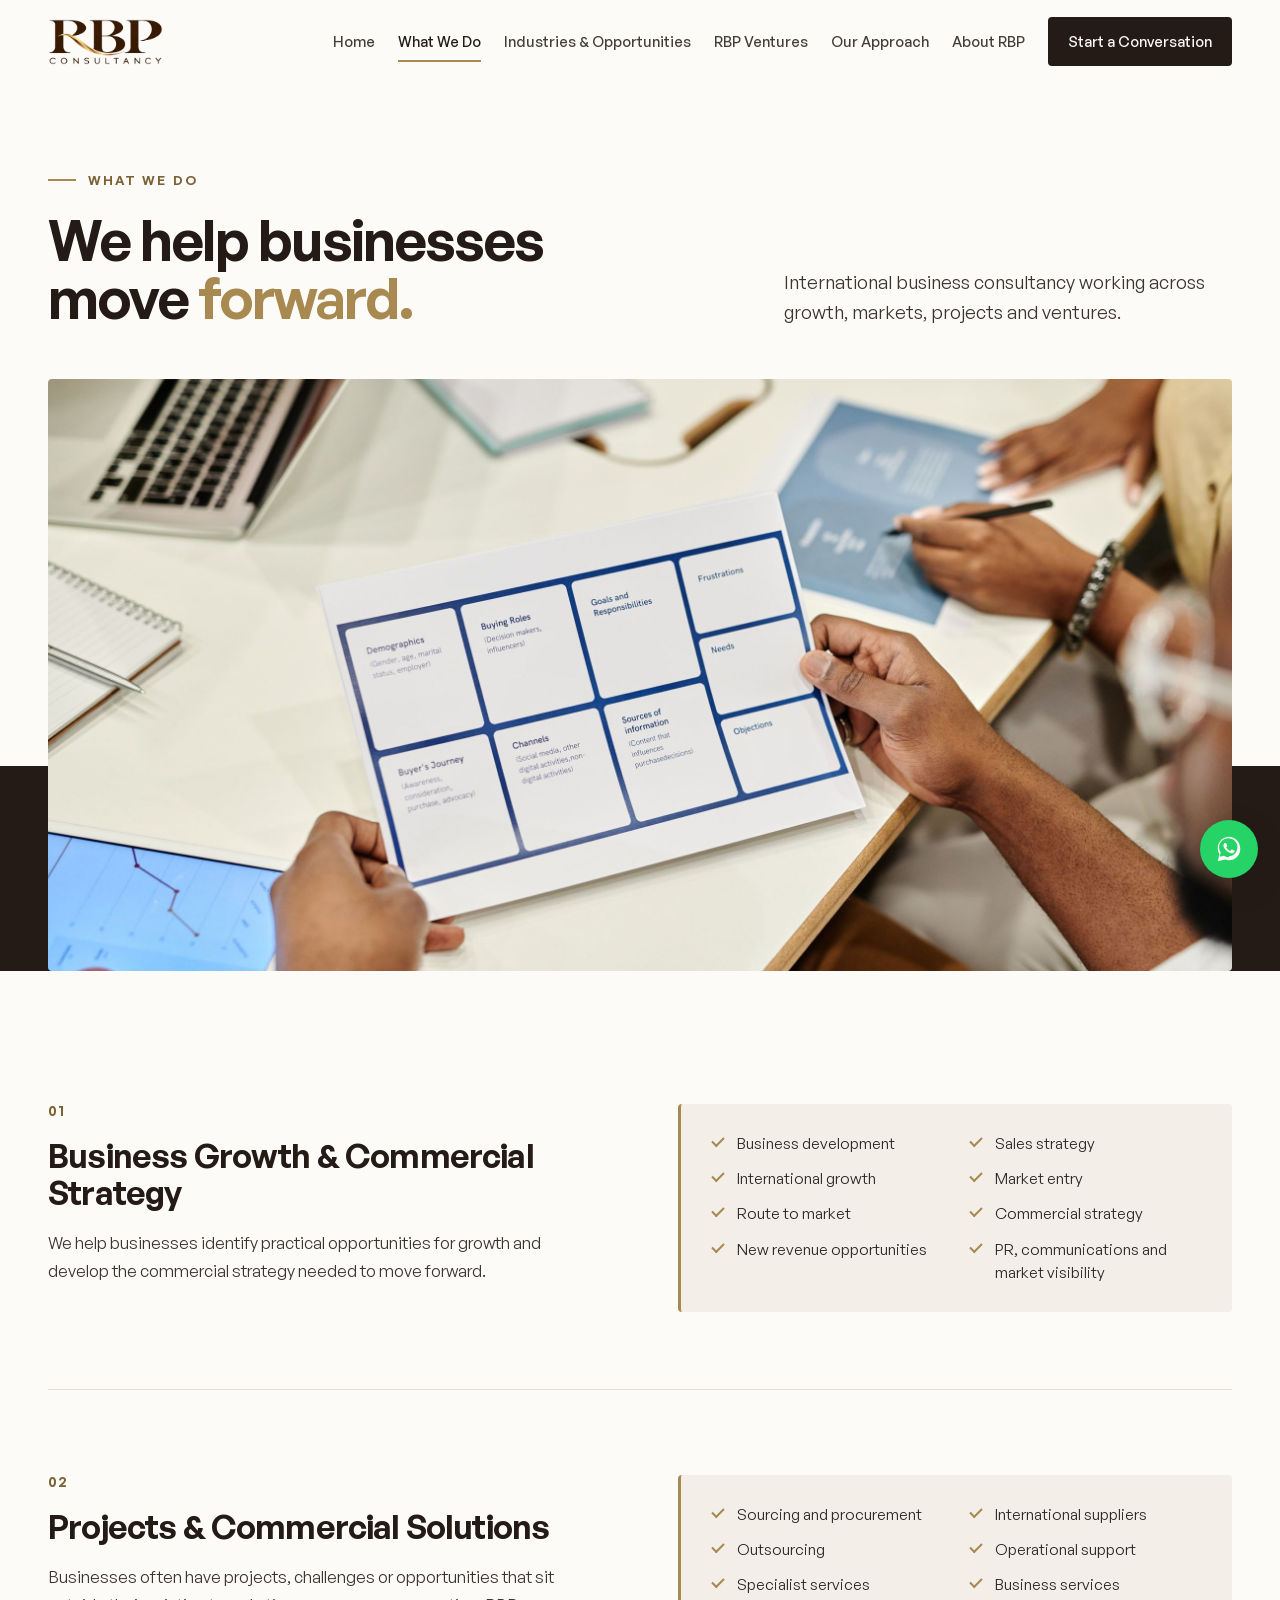
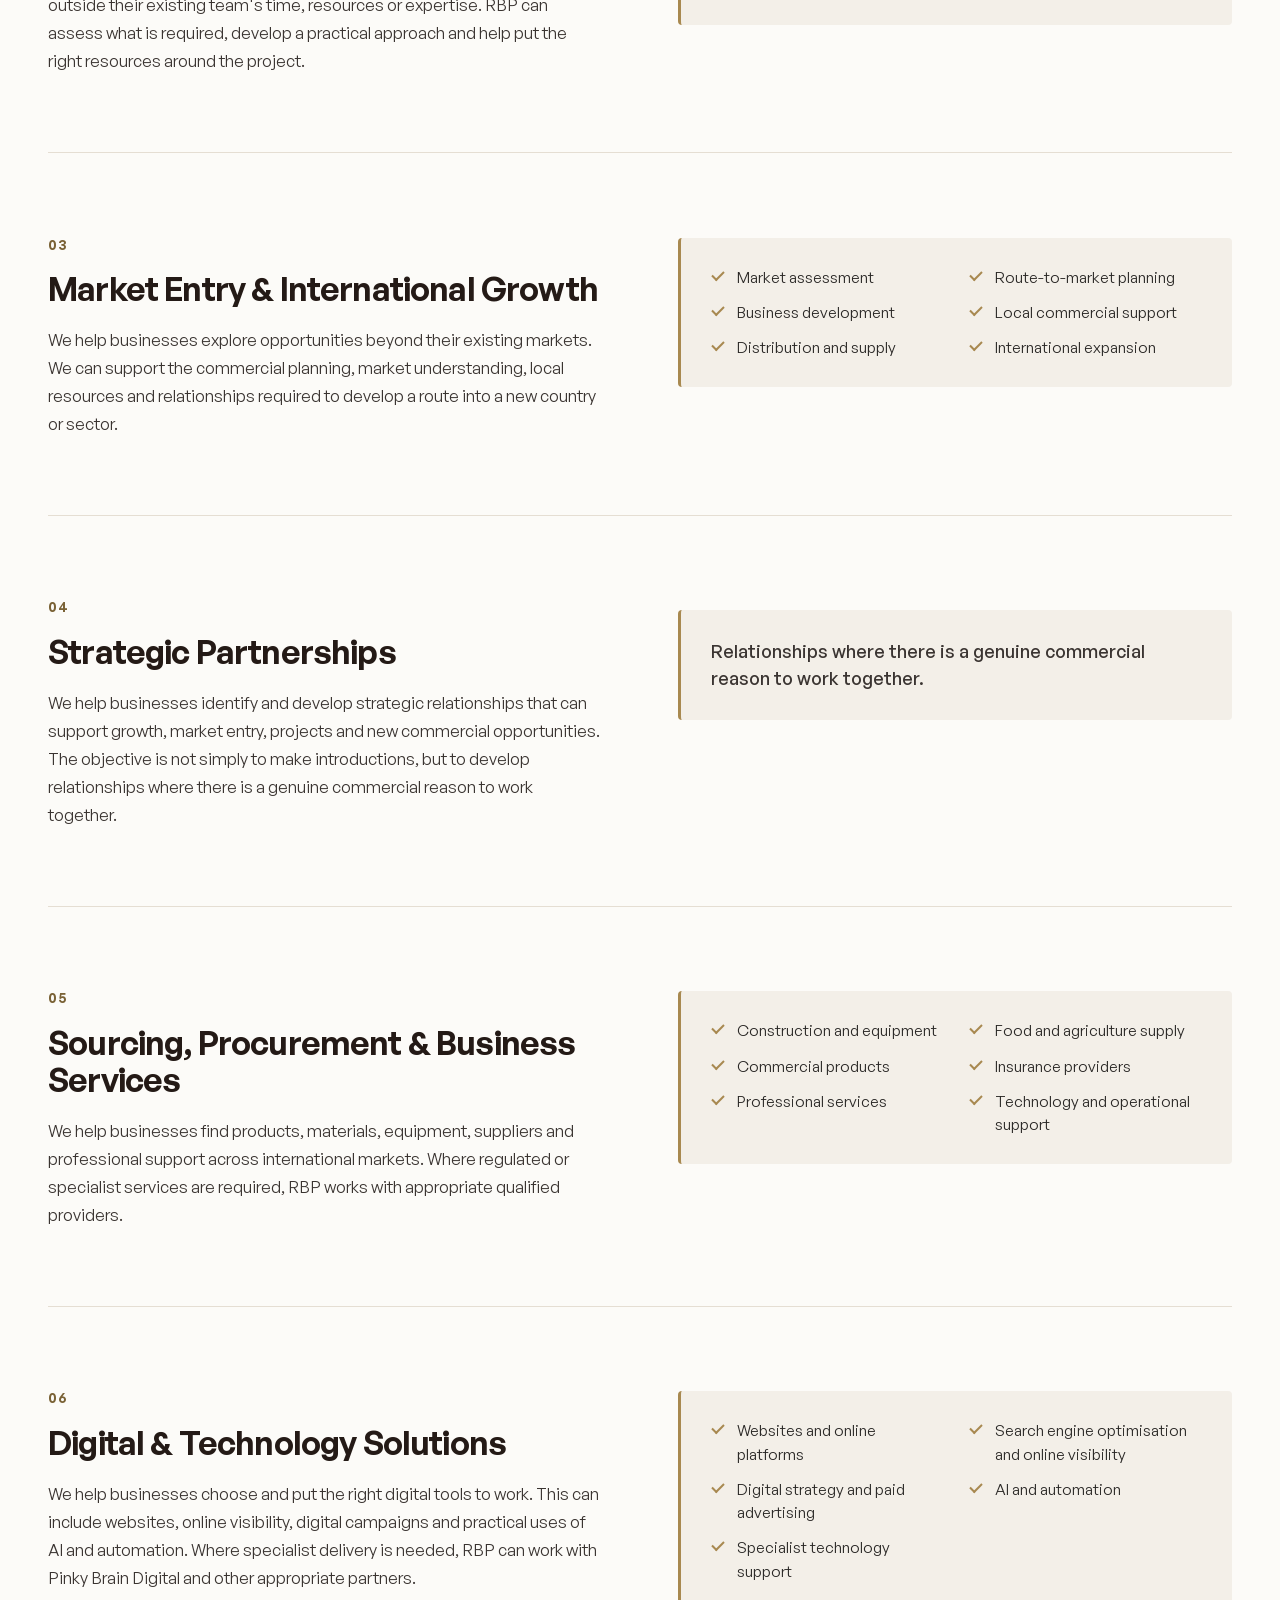
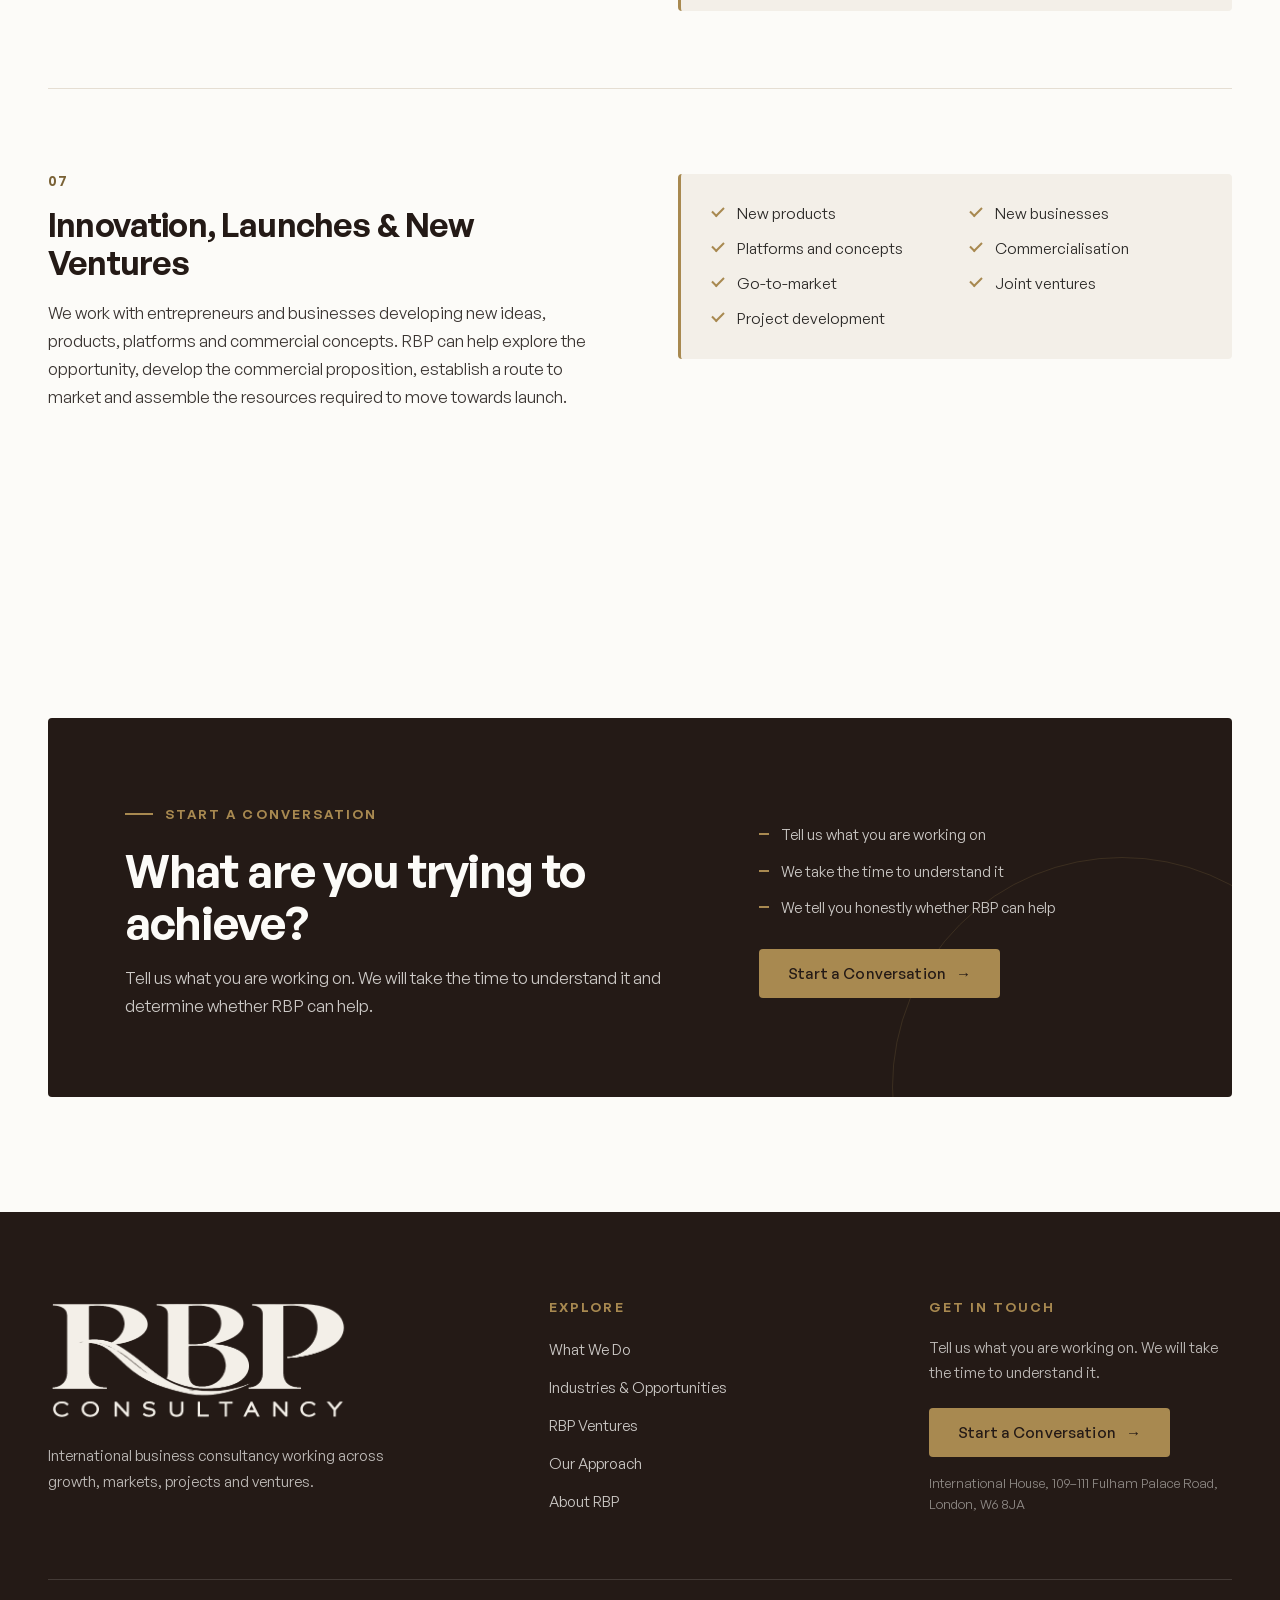
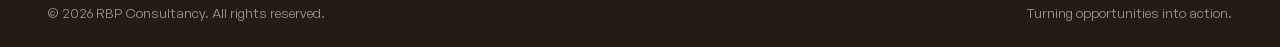
<file: what-we-do.html>
<!DOCTYPE html>
<html lang="en">
<head>
  <meta charset="utf-8">
  <meta name="viewport" content="width=device-width, initial-scale=1">

  <!-- Basic SEO: page title and meta description -->
  <title>What We Do | Commercial Strategy &amp; Growth | RBP Consultancy</title>
  <meta name="description" content="Commercial strategy, market entry, strategic partnerships, sourcing, digital solutions and new ventures. See how RBP Consultancy helps businesses move forward.">

  <link rel="icon" type="image/png" href="images/favicon.png?v=3">
  <link rel="preload" href="fonts/GeneralSans-600.woff2" as="font" type="font/woff2" crossorigin>
  <link rel="stylesheet" href="css/style.css">

  <!-- Reveal animations only apply when JavaScript is available -->
  <script>document.documentElement.classList.add("js");</script>
</head>
<body>
  <a class="skip-link" href="#main">Skip to main content</a>

  <!-- Site header and primary navigation -->
  <header class="site-header" id="siteHeader">
    <div class="container header__inner">
      <a class="brand" href="index.html" aria-label="RBP Consultancy - home">
        <img src="images/logo-color-header.png?v=3" alt="RBP Consultancy logo" width="1216" height="486">
      </a>
      <button class="nav-toggle" type="button" aria-expanded="false" aria-controls="primaryNav">
        <span class="sr-only">Open menu</span><span class="nav-toggle__bars" aria-hidden="true"></span>
      </button>
      <nav class="nav" id="primaryNav" aria-label="Primary">
        <ul>
          <li><a href="index.html">Home</a></li>
          <li><a href="what-we-do.html" aria-current="page">What We Do</a></li>
          <li><a href="industries.html">Industries &amp; Opportunities</a></li>
          <li><a href="ventures.html">RBP Ventures</a></li>
          <li><a href="our-approach.html">Our Approach</a></li>
          <li><a href="about.html">About RBP</a></li>
          <li><a href="contact.html" class="nav__cta">Start a Conversation</a></li>
        </ul>
      </nav>
    </div>
  </header>

  <main id="main">
    <!-- Page hero -->
    <section class="page-hero">
      <div class="container">
        <div class="page-hero__top">
          <div class="reveal">
            <span class="eyebrow">What We Do</span>
            <h1><span class="line">We help businesses</span> <span class="line">move <span class="accent">forward.</span></span></h1>
          </div>
          <p class="lead reveal" data-delay="1">International business consultancy working across growth, markets, projects and ventures.</p>
        </div>
        <div class="page-hero__banner reveal"><img src="images/banner-what-we-do.jpg" alt="Hands working through a business plan on a table with a laptop" width="2400" height="1200" fetchpriority="high" decoding="async"></div>
      </div>
    </section>

    <!-- Services -->
    <section class="section" style="padding-top:clamp(24px,4vw,48px)">
      <div class="container">
        <article class="service service--text" id="growth">
          <div class="reveal">
            <span class="service__num">01</span>
            <h2>Business Growth &amp; Commercial Strategy</h2>
            <p>We help businesses identify practical opportunities for growth and develop the commercial strategy needed to move forward.</p>
          </div>
          <div class="reveal" data-delay="1"><ul class="checklist"><li>Business development</li><li>Sales strategy</li><li>International growth</li><li>Market entry</li><li>Route to market</li><li>Commercial strategy</li><li>New revenue opportunities</li><li>PR, communications and market visibility</li></ul></div>
        </article>
        <article class="service service--text" id="projects">
          <div class="reveal">
            <span class="service__num">02</span>
            <h2>Projects &amp; Commercial Solutions</h2>
            <p>Businesses often have projects, challenges or opportunities that sit outside their existing team's time, resources or expertise. RBP can assess what is required, develop a practical approach and help put the right resources around the project.</p>
          </div>
          <div class="reveal" data-delay="1"><ul class="checklist"><li>Sourcing and procurement</li><li>International suppliers</li><li>Outsourcing</li><li>Operational support</li><li>Specialist services</li><li>Business services</li></ul></div>
        </article>
        <article class="service service--text" id="market-entry">
          <div class="reveal">
            <span class="service__num">03</span>
            <h2>Market Entry &amp; International Growth</h2>
            <p>We help businesses explore opportunities beyond their existing markets. We can support the commercial planning, market understanding, local resources and relationships required to develop a route into a new country or sector.</p>
          </div>
          <div class="reveal" data-delay="1"><ul class="checklist"><li>Market assessment</li><li>Route-to-market planning</li><li>Business development</li><li>Local commercial support</li><li>Distribution and supply</li><li>International expansion</li></ul></div>
        </article>
        <article class="service service--text" id="partnerships">
          <div class="reveal">
            <span class="service__num">04</span>
            <h2>Strategic Partnerships</h2>
            <p>We help businesses identify and develop strategic relationships that can support growth, market entry, projects and new commercial opportunities. The objective is not simply to make introductions, but to develop relationships where there is a genuine commercial reason to work together.</p>
          </div>
          <div class="reveal" data-delay="1"><p class="service__note">Relationships where there is a genuine commercial reason to work together.</p></div>
        </article>
        <article class="service service--text" id="sourcing">
          <div class="reveal">
            <span class="service__num">05</span>
            <h2>Sourcing, Procurement &amp; Business Services</h2>
            <p>We help businesses find products, materials, equipment, suppliers and professional support across international markets. Where regulated or specialist services are required, RBP works with appropriate qualified providers.</p>
          </div>
          <div class="reveal" data-delay="1"><ul class="checklist"><li>Construction and equipment</li><li>Food and agriculture supply</li><li>Commercial products</li><li>Insurance providers</li><li>Professional services</li><li>Technology and operational support</li></ul></div>
        </article>
        <article class="service service--text" id="digital">
          <div class="reveal">
            <span class="service__num">06</span>
            <h2>Digital &amp; Technology Solutions</h2>
            <p>We help businesses choose and put the right digital tools to work. This can include websites, online visibility, digital campaigns and practical uses of AI and automation. Where specialist delivery is needed, RBP can work with Pinky Brain Digital and other appropriate partners.</p>
          </div>
          <div class="reveal" data-delay="1"><ul class="checklist"><li>Websites and online platforms</li><li>Search engine optimisation and online visibility</li><li>Digital strategy and paid advertising</li><li>AI and automation</li><li>Specialist technology support</li></ul></div>
        </article>
        <article class="service service--text" id="innovation">
          <div class="reveal">
            <span class="service__num">07</span>
            <h2>Innovation, Launches &amp; New Ventures</h2>
            <p>We work with entrepreneurs and businesses developing new ideas, products, platforms and commercial concepts. RBP can help explore the opportunity, develop the commercial proposition, establish a route to market and assemble the resources required to move towards launch.</p>
          </div>
          <div class="reveal" data-delay="1"><ul class="checklist"><li>New products</li><li>New businesses</li><li>Platforms and concepts</li><li>Commercialisation</li><li>Go-to-market</li><li>Joint ventures</li><li>Project development</li></ul></div>
        </article>
      </div>
    </section>

    <!-- Call to action -->
    <section class="section">
      <div class="container">
        <div class="cta-band reveal">
          <div>
            <span class="eyebrow">Start a Conversation</span>
            <h2>What are you trying to achieve?</h2>
            <p>Tell us what you are working on. We will take the time to understand it and determine whether RBP can help.</p>
          </div>
          <div class="cta-band__actions">
            <ul class="cta-band__steps">
              <li>Tell us what you are working on</li>
              <li>We take the time to understand it</li>
              <li>We tell you honestly whether RBP can help</li>
            </ul>
            <a class="btn btn--gold" href="contact.html">Start a Conversation <span class="btn__arrow" aria-hidden="true">&rarr;</span></a>
          </div>
        </div>
      </div>
    </section>

  </main>

  <!-- Site footer -->
  <footer class="site-footer">
    <div class="container">
      <div class="footer__grid">
        <div>
          <a class="footer__logo" href="index.html" aria-label="RBP Consultancy - home">
            <img src="images/logo-light.png?v=3" alt="RBP Consultancy - Business Growth, Strategic Partnerships, Ventures" width="1224" height="494" loading="lazy">
          </a>
          <p class="footer__about">International business consultancy working across growth, markets, projects and ventures.</p>
        </div>
        <div>
          <h2 class="footer__title">Explore</h2>
          <ul class="footer__links">
            <li><a href="what-we-do.html">What We Do</a></li>
            <li><a href="industries.html">Industries &amp; Opportunities</a></li>
            <li><a href="ventures.html">RBP Ventures</a></li>
            <li><a href="our-approach.html">Our Approach</a></li>
            <li><a href="about.html">About RBP</a></li>
          </ul>
        </div>
        <div>
          <h2 class="footer__title">Get in touch</h2>
          <p class="footer__about" style="margin-top:0">Tell us what you are working on. We will take the time to understand it.</p>
          <a class="btn btn--gold" href="contact.html" style="margin-top:22px">Start a Conversation <span class="btn__arrow" aria-hidden="true">&rarr;</span></a>
          <address class="footer__address">International House, 109&ndash;111 Fulham Palace Road,<br>London, W6 8JA</address>
        </div>
      </div>
      <div class="footer__bar">
        <span>&copy; <span id="year">2026</span> RBP Consultancy. All rights reserved.</span>
        <span>Turning opportunities into action.</span>
      </div>
    </div>
  </footer>

  <!-- Sticky WhatsApp contact button (present on every page) -->
  <a class="whatsapp-fab" href="https://wa.me/447910039438?text=Hi%2C%20I%27d%20like%20to%20know%20more%20about%20RBP%20Consultancy."
     target="_blank" rel="noopener" aria-label="Chat with us on WhatsApp">
    <svg viewBox="0 0 32 32" aria-hidden="true"><path d="M16.02 3C9.4 3 4 8.4 4 15.02c0 2.36.65 4.56 1.78 6.45L4 29l7.72-1.74a11.9 11.9 0 0 0 4.3.8h.01c6.62 0 12.01-5.4 12.01-12.02C28.04 8.4 22.65 3 16.02 3zm0 21.8h-.01a9.8 9.8 0 0 1-4.98-1.36l-.36-.21-4.58 1.03 1.06-4.46-.24-.37a9.75 9.75 0 0 1-1.5-5.2c0-5.4 4.4-9.79 9.82-9.79 2.62 0 5.08 1.02 6.94 2.87a9.71 9.71 0 0 1 2.87 6.93c0 5.4-4.4 9.79-9.02 9.56zm5.36-7.33c-.29-.15-1.74-.86-2.01-.96-.27-.1-.47-.15-.66.15-.2.29-.76.96-.93 1.16-.17.2-.34.22-.63.07-.29-.15-1.23-.45-2.35-1.45-.87-.77-1.45-1.72-1.62-2.01-.17-.29-.02-.45.13-.6.13-.13.29-.34.44-.51.15-.17.2-.29.29-.49.1-.2.05-.37-.02-.51-.07-.15-.66-1.6-.91-2.19-.24-.57-.48-.5-.66-.5-.17-.01-.37-.01-.56-.01-.2 0-.51.07-.78.37-.27.29-1.02 1-1.02 2.44s1.05 2.83 1.19 3.02c.15.2 2.06 3.14 4.99 4.41.7.3 1.24.48 1.67.61.7.22 1.34.19 1.84.12.56-.08 1.74-.71 1.99-1.4.24-.68.24-1.27.17-1.4-.07-.12-.26-.2-.55-.34z"/></svg>
    <span class="sr-only">Chat with us on WhatsApp</span>
  </a>

  <script src="js/main.js"></script>
</body>
</html>
</file>
<file: css/style.css>
/* ==========================================================================
   RBP Consultancy — main stylesheet
   Client palette:
     Dark Espresso  #241A16  -> strong sections, banners, footer, headings
     Ivory / Stone  #F3EFE8  -> alternating background sections
     Antique Brass  #A88950  -> used sparingly: buttons, icons, lines, details
     Warm Charcoal  #292725  -> body text
     Soft White     #FCFBF8  -> main background
   Font: General Sans (self-hosted in /fonts)
   ========================================================================== */

/* ---------- Font ---------- */
@font-face { font-family: "General Sans"; src: url("../fonts/GeneralSans-400.woff2") format("woff2"); font-weight: 400; font-style: normal; font-display: swap; }
@font-face { font-family: "General Sans"; src: url("../fonts/GeneralSans-500.woff2") format("woff2"); font-weight: 500; font-style: normal; font-display: swap; }
@font-face { font-family: "General Sans"; src: url("../fonts/GeneralSans-600.woff2") format("woff2"); font-weight: 600; font-style: normal; font-display: swap; }
@font-face { font-family: "General Sans"; src: url("../fonts/GeneralSans-700.woff2") format("woff2"); font-weight: 700; font-style: normal; font-display: swap; }

/* ---------- Design tokens ---------- */
:root {
  --espresso: #241A16;
  --espresso-2: #34271F;       /* slightly lighter espresso for hover and inner panels */
  --gold: #A88950;             /* antique brass */
  --gold-text: #7A6236;        /* deeper brass for small text on light backgrounds (readable contrast) */
  --gold-soft: rgba(168, 137, 80, 0.12);
  --charcoal: #292725;
  --white: #FCFBF8;            /* soft white */
  --soft: #F3EFE8;             /* ivory / stone */
  --muted: #6B635B;
  --line: #E5DED3;
  --line-dark: rgba(252, 251, 248, 0.14);

  --font: "General Sans", "Helvetica Neue", Arial, sans-serif;
  --container: 1240px;
  --gutter: clamp(20px, 5vw, 48px);
  --header-h: 84px;
  --radius: 4px;
  --shadow: 0 24px 60px -30px rgba(36, 26, 22, 0.3);
  --ease: cubic-bezier(0.22, 0.61, 0.36, 1);
}

/* ---------- Reset / base ---------- */
*, *::before, *::after { box-sizing: border-box; }
html { scroll-behavior: smooth; -webkit-text-size-adjust: 100%; }
body {
  margin: 0; font-family: var(--font); font-size: 16.5px; line-height: 1.7; font-weight: 400;
  color: var(--charcoal); background: var(--white);
  -webkit-font-smoothing: antialiased; text-rendering: optimizeLegibility;
}
img { display: block; max-width: 100%; height: auto; }
a { color: inherit; text-decoration: none; }
ul, ol { margin: 0; padding: 0; list-style: none; }
h1, h2, h3, h4, p { margin: 0; }
:focus-visible { outline: 2px solid var(--gold); outline-offset: 3px; }

.sr-only { position: absolute; width: 1px; height: 1px; padding: 0; margin: -1px; overflow: hidden; clip: rect(0, 0, 0, 0); white-space: nowrap; border: 0; }
.skip-link { position: absolute; left: 16px; top: -60px; z-index: 300; background: var(--espresso); color: #FCFBF8; padding: 10px 18px; font-size: 14px; font-weight: 500; transition: top 0.2s var(--ease); }
.skip-link:focus { top: 16px; }

.container { width: 100%; max-width: calc(var(--container) + var(--gutter) * 2); margin-inline: auto; padding-inline: var(--gutter); }

/* ---------- Typography ---------- */
h1, h2, h3, h4 { font-weight: 600; color: var(--espresso); letter-spacing: -0.025em; }
h1 { font-size: clamp(40px, 5.6vw, 76px); line-height: 1.04; letter-spacing: -0.035em; }
h2 { font-size: clamp(30px, 3.6vw, 48px); line-height: 1.12; }
h3 { font-size: clamp(20px, 1.7vw, 24px); line-height: 1.3; letter-spacing: -0.015em; }
.accent { color: var(--gold); }
.lead { font-size: clamp(17px, 1.45vw, 19.5px); line-height: 1.65; color: #3A3431; }
.muted { color: var(--muted); }

.eyebrow {
  display: inline-flex; align-items: center; gap: 12px; margin-bottom: 20px;
  font-size: 13px; font-weight: 600; letter-spacing: 0.16em; text-transform: uppercase; color: var(--gold-text);
}
.eyebrow::before { content: ""; width: 28px; height: 2px; background: var(--gold); }

.prose p + p { margin-top: 1.1em; }
.prose p { color: #3A3431; }

/* ---------- Sections ---------- */
.section { padding-block: clamp(72px, 9vw, 128px); }
.section--soft { background: var(--soft); }
.section--dark { background: var(--espresso); color: #FCFBF8; }
.section--dark h2, .section--dark h3 { color: #FCFBF8; }
.section--dark p { color: rgba(252, 251, 248, 0.78); }
.section--dark .eyebrow { color: var(--gold); }
.section__head { max-width: 720px; margin-bottom: clamp(40px, 5vw, 64px); }
.section__head p { margin-top: 18px; }
.section__head--row { max-width: none; display: flex; justify-content: space-between; align-items: flex-end; gap: 32px; flex-wrap: wrap; }
.section__head--row > div { max-width: 680px; }

/* ---------- Buttons ---------- */
.btn {
  display: inline-flex; align-items: center; justify-content: center; gap: 10px;
  padding: 16px 28px; border: 1.5px solid transparent; border-radius: var(--radius);
  font-family: var(--font); font-size: 15px; font-weight: 500; letter-spacing: 0.01em; line-height: 1; white-space: nowrap;
  cursor: pointer; transition: background 0.25s var(--ease), color 0.25s var(--ease), border-color 0.25s var(--ease);
}
.btn--primary { background: var(--espresso); color: #FCFBF8; }
.btn--primary:hover { background: var(--espresso-2); }
.btn--gold { background: var(--gold); color: var(--espresso); }
.btn--gold:hover { background: #B89B63; }
.btn--ghost { background: transparent; color: var(--espresso); border-color: rgba(36, 26, 22, 0.25); }
.btn--ghost:hover { border-color: var(--espresso); }
.btn__arrow { transition: transform 0.25s var(--ease); }
.btn:hover .btn__arrow { transform: translateX(4px); }

.link-arrow { display: inline-flex; align-items: center; gap: 8px; font-size: 15px; font-weight: 500; color: var(--espresso); border-bottom: 1.5px solid var(--gold); padding-bottom: 4px; }
.link-arrow:hover { color: var(--gold-text); }
.section--dark .link-arrow { color: #FCFBF8; }

/* ---------- Header ---------- */
.site-header {
  position: sticky; top: 0; z-index: 200; height: var(--header-h); background: rgba(252, 251, 248, 0.96);
  -webkit-backdrop-filter: blur(10px); backdrop-filter: blur(10px);
  border-bottom: 1px solid transparent; transition: border-color 0.3s var(--ease), box-shadow 0.3s var(--ease);
}
.site-header.is-scrolled { border-bottom-color: var(--line); box-shadow: 0 8px 24px -18px rgba(36, 26, 22, 0.25); }
.header__inner { height: 100%; display: flex; align-items: center; justify-content: space-between; gap: 28px; }
.brand { flex: none; position: relative; z-index: 260; }
.brand img { height: 46px; width: auto; }

.nav ul { display: flex; align-items: center; gap: clamp(14px, 1.8vw, 28px); }
.nav a { position: relative; display: block; padding: 8px 0; font-size: 14.5px; font-weight: 500; color: #453D37; white-space: nowrap; transition: color 0.2s; }
.nav a::after { content: ""; position: absolute; left: 0; right: 0; bottom: 0; height: 2px; background: var(--gold); transform: scaleX(0); transform-origin: left; transition: transform 0.3s var(--ease); }
.nav a:hover, .nav a[aria-current="page"] { color: var(--espresso); }
.nav a:hover::after, .nav a[aria-current="page"]::after { transform: scaleX(1); }
.nav .nav__cta { padding: 12px 20px; background: var(--espresso); color: #FCFBF8; border-radius: var(--radius); }
.nav .nav__cta::after { display: none; }
.nav .nav__cta:hover, .nav .nav__cta[aria-current="page"] { background: var(--gold); color: var(--espresso); }

.nav-toggle { display: none; position: relative; z-index: 260; width: 46px; height: 46px; background: none; border: 1px solid var(--line); border-radius: var(--radius); cursor: pointer; padding: 0; }
.nav-toggle__bars, .nav-toggle__bars::before, .nav-toggle__bars::after { content: ""; position: absolute; left: 12px; right: 12px; height: 2px; background: var(--espresso); transition: transform 0.3s var(--ease), background 0.2s; }
.nav-toggle__bars { top: 22px; }
.nav-toggle__bars::before { left: 0; right: 0; top: -7px; }
.nav-toggle__bars::after { left: 0; right: 0; top: 7px; }
.nav-toggle[aria-expanded="true"] .nav-toggle__bars { background: transparent; }
.nav-toggle[aria-expanded="true"] .nav-toggle__bars::before { transform: translateY(7px) rotate(45deg); }
.nav-toggle[aria-expanded="true"] .nav-toggle__bars::after { transform: translateY(-7px) rotate(-45deg); }

@media (max-width: 1140px) {
  .nav-toggle { display: block; }
  .nav {
    position: fixed; inset: 0; z-index: 250; height: 100vh; height: 100dvh; overflow-y: auto;
    background: #FFFFFF; display: flex; align-items: flex-start;
    padding: calc(var(--header-h) + 24px) var(--gutter) 40px;
    opacity: 0; visibility: hidden; transform: translateY(-10px);
    transition: opacity 0.3s var(--ease), transform 0.3s var(--ease), visibility 0.3s;
  }
  .nav.is-open { opacity: 1; visibility: visible; transform: none; }
  .nav ul { flex-direction: column; align-items: stretch; gap: 0; width: 100%; }
  .nav li { border-bottom: 1px solid var(--line); }
  .nav a { font-size: 24px; font-weight: 500; letter-spacing: -0.02em; padding: 16px 0; color: var(--espresso); }
  .nav a::after { display: none; }
  .nav a[aria-current="page"] { color: var(--gold-text); }
  .nav li:last-child { border: 0; margin-top: 24px; }
  .nav .nav__cta { text-align: center; font-size: 17px; padding: 18px; color: #FCFBF8; }
  .nav .nav__cta[aria-current="page"] { color: var(--espresso); }
  body.nav-open { overflow: hidden; }
  /* The header blur would trap the fixed menu inside the header; switch it off while the menu is open */
  body.nav-open .site-header { -webkit-backdrop-filter: none; backdrop-filter: none; background: #FFFFFF; }
}

/* ---------- Home hero banner: text on the left half, one large photo on the right half ---------- */
.hero {
  position: relative; overflow: hidden; isolation: isolate; color: #FCFBF8;
  display: grid; grid-template-columns: 1fr 1fr; min-height: calc(100svh - var(--header-h));
  background: linear-gradient(160deg, #2F231D 0%, var(--espresso) 55%, #18110E 100%);
}
/* Vertical guide lines and a soft brass arc across the text half */
.hero__lines {
  position: absolute; z-index: -1; top: 0; bottom: 0; left: 0; width: 50%;
  display: flex; justify-content: space-around; pointer-events: none;
}
.hero__lines span { width: 1px; height: 100%; background: rgba(252, 251, 248, 0.05); }
.hero__lines span:nth-child(3) { background: linear-gradient(180deg, rgba(168, 137, 80, 0) 0%, rgba(168, 137, 80, 0.35) 50%, rgba(168, 137, 80, 0) 100%); }
.hero__arc {
  position: absolute; z-index: -1; left: -18vw; bottom: -30vw; width: 52vw; height: 52vw; border-radius: 50%;
  border: 1px solid rgba(168, 137, 80, 0.2); pointer-events: none;
}

.hero__content {
  display: flex; flex-direction: column; justify-content: center; align-items: flex-start;
  padding: clamp(48px, 6vh, 80px) clamp(36px, 5vw, 80px) clamp(48px, 6vh, 80px) max(var(--gutter), calc((100vw - var(--container)) / 2));
}
.hero__tagline {
  display: inline-flex; flex-wrap: wrap; align-items: center; gap: 10px 12px; margin-bottom: 28px; padding: 9px 18px;
  background: rgba(252, 251, 248, 0.06); border: 1px solid rgba(252, 251, 248, 0.16); border-radius: 100px;
  font-size: 12px; font-weight: 500; letter-spacing: 0.14em; text-transform: uppercase; color: #FCFBF8;
}
.hero__tagline i { width: 6px; height: 6px; background: var(--gold); transform: rotate(45deg); }
.hero h1 { color: #FCFBF8; font-size: clamp(34px, 3.8vw, 58px); }
.hero h1 .line { display: block; white-space: nowrap; }
.hero__text { margin-top: 24px; max-width: 520px; color: rgba(252, 251, 248, 0.78); }
.hero__actions { margin-top: 36px; display: flex; flex-wrap: wrap; gap: 14px; }
.hero__facts { margin-top: 48px; width: 100%; max-width: 540px; display: grid; grid-template-columns: repeat(3, 1fr); border-top: 1px solid rgba(252, 251, 248, 0.14); }
.hero__facts li { padding: 18px 14px 0 0; }
.hero__facts li + li { padding-left: 18px; border-left: 1px solid rgba(252, 251, 248, 0.1); }
.hero__facts strong { display: block; font-size: 15px; font-weight: 600; color: #FCFBF8; }
.hero__facts span { display: block; margin-top: 2px; font-size: 13.5px; line-height: 1.45; color: rgba(252, 251, 248, 0.62); }

/* Right half: one large photo, full height, with a thin brass inner frame */
.hero__visual { position: relative; min-height: 520px; background: var(--espresso-2); }
.hero__visual img { position: absolute; inset: 0; width: 100%; height: 100%; object-fit: cover; object-position: 55% 50%; }
.hero__visual::before { content: ""; position: absolute; inset: 0; z-index: 1; background: linear-gradient(90deg, rgba(36, 26, 22, 0.35) 0%, rgba(36, 26, 22, 0) 22%); }
.hero__visual::after { content: ""; position: absolute; inset: 28px; z-index: 1; border: 1px solid rgba(168, 137, 80, 0.75); pointer-events: none; }

.btn--ghost-light { background: transparent; color: #FCFBF8; border-color: rgba(252, 251, 248, 0.35); }
.btn--ghost-light:hover { border-color: var(--gold); color: var(--gold); }

/* ---------- Services panel overlapping the banner ---------- */
.hero-services { position: relative; z-index: 2; padding-top: clamp(40px, 5vw, 64px); }
.hero-services__card {
  background: #FCFBF8; border-radius: var(--radius); box-shadow: 0 30px 70px -40px rgba(36, 26, 22, 0.45);
  border-top: 3px solid var(--gold); padding: clamp(24px, 3vw, 36px);
}
.hero-services__head { display: flex; justify-content: space-between; align-items: center; gap: 16px; flex-wrap: wrap; margin-bottom: 22px; }
.hero-services__head h2 { font-size: clamp(20px, 1.8vw, 24px); }
.hero-services__grid {
  display: grid; grid-template-columns: repeat(4, 1fr); gap: 1px;
  background: var(--line); border: 1px solid var(--line); border-radius: var(--radius); overflow: hidden;
}
.hero-services__item {
  height: 100%; display: flex; flex-direction: column; gap: 10px; padding: 22px 22px 24px; background: #FCFBF8;
  position: relative; transition: background 0.25s var(--ease);
}
.hero-services__item::after { content: ""; position: absolute; left: 0; top: 0; height: 2px; width: 0; background: var(--gold); transition: width 0.35s var(--ease); }
.hero-services__item:hover { background: var(--soft); }
.hero-services__item:hover::after { width: 100%; }
.hero-services__num { font-size: 13px; font-weight: 600; letter-spacing: 0.1em; color: var(--gold-text); }
.hero-services__name { font-size: 16.5px; font-weight: 400; line-height: 1.35; letter-spacing: -0.01em; color: var(--espresso); }
.hero-services__item--cta { background: var(--espresso); }
.hero-services__item--cta:hover { background: var(--espresso-2); }
.hero-services__item--cta .hero-services__num { color: var(--gold); font-size: 18px; }
.hero-services__item--cta .hero-services__name { color: #FCFBF8; }

/* ---------- Inner page hero: two-line title first, wide 2:1 image below ---------- */
.page-hero { position: relative; padding-top: clamp(48px, 6vw, 88px); background: #FCFBF8; }
.page-hero::before { /* navy band behind the lower half of the banner image */
  content: ""; position: absolute; z-index: 0; left: 0; right: 0; bottom: 0; height: clamp(120px, 16vw, 240px); background: var(--espresso);
}
.page-hero > .container { position: relative; z-index: 1; }
.page-hero__top { display: grid; grid-template-columns: 1.2fr 0.8fr; gap: clamp(28px, 5vw, 80px); align-items: end; padding-bottom: clamp(32px, 4vw, 52px); }
.page-hero h1 { font-size: clamp(34px, 4.4vw, 62px); }
.page-hero h1 .line { display: block; }
@media (min-width: 961px) { .page-hero h1 .line { white-space: nowrap; } }
.page-hero .lead { max-width: 460px; }
.page-hero__banner img { width: 100%; height: auto; border-radius: var(--radius); } /* 2:1 image shown whole */
.contact-hero::before { display: none; }
.page-hero--plain::before { display: none; }
.page-hero--plain { border-bottom: 1px solid var(--line); }
.contact-hero .contact-grid { grid-template-columns: 1fr 1fr; }
.contact-hero h1 { font-size: clamp(32px, 3.9vw, 54px); }

/* ---------- Generic split + media ---------- */
.split { display: grid; grid-template-columns: 1fr 1fr; gap: clamp(40px, 6vw, 96px); align-items: center; }
.split--top { align-items: start; }
.split--reverse > :first-child { order: 2; }
.media img { width: 100%; height: auto; border-radius: var(--radius); } /* natural proportions, no cropping */
.media--tall img { aspect-ratio: 4 / 5; object-fit: cover; }
.media--frame { position: relative; isolation: isolate; }
.media--frame::after { content: ""; position: absolute; z-index: -1; inset: 18px -18px -18px 18px; border: 1.5px solid var(--gold); border-radius: var(--radius); }

/* ---------- RBP at a glance (who, what, where, how) ---------- */
.glance__grid { display: grid; grid-template-columns: 0.85fr 1.15fr; gap: clamp(40px, 6vw, 88px); align-items: start; }
.glance__intro { position: sticky; top: 120px; }
.glance__intro .lead { margin-top: 22px; }
.glance__statement { margin-top: 30px; padding-top: 24px; border-top: 1px solid var(--line); font-size: 20px; font-weight: 600; letter-spacing: -0.015em; color: var(--espresso); }
.glance__cards { display: grid; grid-template-columns: 1fr 1fr; gap: 20px; }
.glance-card {
  position: relative; overflow: hidden; padding: 30px 28px 32px; background: var(--soft); border: 1px solid var(--line); border-radius: var(--radius);
  transition: background 0.3s var(--ease), box-shadow 0.3s var(--ease), transform 0.3s var(--ease), border-color 0.3s var(--ease);
}
.glance-card::after { content: ""; position: absolute; left: 0; top: 0; height: 3px; width: 0; background: var(--gold); transition: width 0.4s var(--ease); }
.glance-card:hover { background: #FCFBF8; box-shadow: var(--shadow); transform: translateY(-4px); border-color: transparent; }
.glance-card:hover::after { width: 100%; }
.glance-card__icon { width: 54px; height: 54px; display: grid; place-items: center; margin-bottom: 26px; background: #FCFBF8; border: 1px solid var(--line); border-radius: 50%; color: var(--gold-text); }
.glance-card__icon svg { width: 24px; height: 24px; fill: none; stroke: currentColor; stroke-width: 1.6; stroke-linecap: round; stroke-linejoin: round; }
.glance-card__q { display: block; margin-bottom: 10px; font-size: 12.5px; font-weight: 600; letter-spacing: 0.14em; text-transform: uppercase; color: var(--gold-text); }
.glance-card h3 { font-size: 20px; }
.glance-card p { margin-top: 10px; font-size: 15px; line-height: 1.6; color: var(--muted); }
.glance-card--dark { background: var(--espresso); border-color: var(--espresso); }
.glance-card--dark:hover { background: var(--espresso-2); }
.glance-card--dark h3 { color: #FCFBF8; }
.glance-card--dark p { color: rgba(252, 251, 248, 0.75); }
.glance-card--dark .glance-card__q { color: var(--gold); }
.glance-card--dark .glance-card__icon { background: rgba(252, 251, 248, 0.06); border-color: var(--line-dark); color: var(--gold); }
.glance-card--dark .btn { margin-top: 22px; }

/* ---------- Service cards (home) ---------- */
.cards { display: grid; grid-template-columns: repeat(4, 1fr); gap: 22px; }
.card {
  display: flex; flex-direction: column; background: #FCFBF8; border: 1px solid var(--line); border-radius: var(--radius);
  overflow: hidden; transition: box-shadow 0.35s var(--ease), transform 0.35s var(--ease), border-color 0.35s var(--ease);
}
.card:hover { box-shadow: var(--shadow); transform: translateY(-4px); border-color: transparent; }
.card__img { overflow: hidden; }
.card__img img { width: 100%; aspect-ratio: 3 / 2; object-fit: cover; transition: transform 0.9s var(--ease); }
.card:hover .card__img img { transform: scale(1.05); }
.card__body { padding: 24px 24px 26px; display: flex; flex-direction: column; flex: 1; }
.card__num { font-size: 13px; font-weight: 600; letter-spacing: 0.1em; color: var(--gold-text); margin-bottom: 10px; }
.card h3 { font-size: 19.5px; }
.card p { margin-top: 10px; font-size: 15px; line-height: 1.6; color: var(--muted); flex: 1; }
.card__more { margin-top: 18px; font-size: 14.5px; font-weight: 500; color: var(--espresso); display: inline-flex; gap: 8px; align-items: center; }
.card:hover .card__more { color: var(--gold-text); }
.card--cta { background: var(--espresso); border-color: var(--espresso); justify-content: center; padding: 32px; }
.card--cta h3 { color: #FCFBF8; font-size: 24px; }
.card--cta p { color: rgba(252, 251, 248, 0.75); flex: 0; }
.card--cta .btn { margin-top: 24px; align-self: stretch; }

/* ---------- Industry tiles ---------- */
.tiles { display: grid; grid-template-columns: repeat(3, 1fr); gap: 20px; }
.tile { position: relative; display: block; aspect-ratio: 3 / 2; overflow: hidden; border-radius: var(--radius); isolation: isolate; background: var(--espresso); }
.tile img { position: absolute; inset: 0; z-index: -2; width: 100%; height: 100%; object-fit: cover; transition: transform 1s var(--ease); }
.tile::before { content: ""; position: absolute; inset: 0; z-index: -1; background: linear-gradient(0deg, rgba(36, 26, 22, 0.9) 0%, rgba(36, 26, 22, 0.08) 60%); }
.tile:hover img { transform: scale(1.05); }
.tile__body { position: absolute; left: 0; right: 0; bottom: 0; padding: 24px 26px; }
.tile__title { display: block; font-size: 20px; font-weight: 600; letter-spacing: -0.01em; color: #FCFBF8; line-height: 1.3; }
.tile__meta { display: block; margin-top: 6px; font-size: 14px; line-height: 1.5; color: rgba(252, 251, 248, 0.78); }
.tile__line { display: block; width: 32px; height: 2px; background: var(--gold); margin-top: 14px; transition: width 0.35s var(--ease); }
.tile:hover .tile__line { width: 64px; }

/* ---------- Statement ---------- */
.statement { text-align: center; }
.statement__line { font-size: clamp(34px, 5.4vw, 72px); font-weight: 600; letter-spacing: -0.035em; line-height: 1.08; color: #FCFBF8; }
.statement__line span { color: var(--gold); }
.statement__rule { width: 2px; height: 48px; background: var(--gold); margin: 0 auto 30px; }
.section--dark .statement__line { color: #FCFBF8; }

/* ---------- Credibility ---------- */
.cred { display: grid; grid-template-columns: 0.95fr 1.05fr; gap: clamp(40px, 6vw, 96px); align-items: center; }
.cred__list { margin-top: 32px; }
.cred__list li { display: grid; grid-template-columns: 44px 1fr; gap: 16px; padding: 20px 0; border-bottom: 1px solid var(--line); }
.cred__list li:first-child { border-top: 1px solid var(--line); }
.cred__icon { width: 44px; height: 44px; display: grid; place-items: center; background: var(--gold-soft); color: var(--gold-text); border-radius: 50%; font-weight: 600; font-size: 14px; }
.cred__list strong { display: block; color: var(--espresso); font-weight: 600; font-size: 17px; }
.cred__list span { display: block; margin-top: 4px; font-size: 15.5px; color: var(--muted); line-height: 1.55; }

/* ---------- Detailed services (What We Do page) ---------- */
.service { display: grid; grid-template-columns: 1fr 1fr; gap: clamp(36px, 6vw, 88px); align-items: center; padding-block: clamp(48px, 6vw, 80px); scroll-margin-top: 90px; }
.service + .service { border-top: 1px solid var(--line); }
.service:nth-child(even) .service__media { order: 2; }
.service__media img { width: 100%; aspect-ratio: 3 / 2; object-fit: cover; border-radius: var(--radius); }
.service__num { display: inline-block; font-size: 14px; font-weight: 600; letter-spacing: 0.1em; color: var(--gold-text); margin-bottom: 14px; }
.service h2 { font-size: clamp(26px, 2.8vw, 38px); }
.service p { margin-top: 18px; color: #3A3431; }
.checklist { margin-top: 26px; display: grid; grid-template-columns: 1fr 1fr; gap: 12px 24px; }
.checklist li { position: relative; padding-left: 26px; font-size: 15.5px; line-height: 1.5; color: var(--charcoal); }
.checklist li::before { content: ""; position: absolute; left: 1px; top: 5px; width: 12px; height: 7px; border-left: 2px solid var(--gold); border-bottom: 2px solid var(--gold); transform: rotate(-45deg); }

/* Text-only service blocks (What We Do page) */
.service--text { align-items: start; }
.service--text h2 { font-size: clamp(26px, 2.6vw, 36px); }
.service--text .checklist { margin-top: 8px; padding: 28px 30px; background: var(--soft); border-radius: var(--radius); border-left: 3px solid var(--gold); }
.service__note { margin-top: 8px; padding: 28px 30px; background: var(--soft); border-radius: var(--radius); border-left: 3px solid var(--gold); font-size: 18px; font-weight: 500; line-height: 1.5; color: var(--espresso); }

/* ---------- Tags ---------- */
.tags { display: flex; flex-wrap: wrap; gap: 10px; margin-top: 26px; }
.tags li { padding: 8px 14px; background: var(--soft); border: 1px solid var(--line); border-radius: 100px; font-size: 14px; font-weight: 500; color: var(--espresso); line-height: 1.3; }
.section--soft .tags li { background: #FCFBF8; }

/* ---------- Industries page sectors ---------- */
.sector { padding-block: clamp(48px, 6vw, 88px); }
.sector + .sector { border-top: 1px solid var(--line); }
.sector__index { display: block; font-size: 14px; font-weight: 600; letter-spacing: 0.1em; color: var(--gold-text); margin-bottom: 14px; }
/* Mosaics: every image shown at 3:2 (the photos' own shape) */
.mosaic { display: grid; grid-template-columns: 1fr 1fr; gap: 12px; }
.mosaic img { width: 100%; aspect-ratio: 3 / 2; object-fit: cover; border-radius: var(--radius); }
.mosaic img:first-child { grid-column: 1 / -1; }
/* Two images: a large image with a smaller one overlapping its corner */
.mosaic--duo { display: block; position: relative; padding-bottom: 14%; }
.mosaic--duo img:first-child { width: 86%; }
.mosaic--duo img:last-child { position: absolute; right: 0; bottom: 0; width: 46%; border: 6px solid #FCFBF8; box-shadow: var(--shadow); }

/* ---------- Quote ---------- */
.quote { font-size: clamp(26px, 3.2vw, 42px); font-weight: 500; line-height: 1.25; letter-spacing: -0.025em; color: #FCFBF8; max-width: 24em; }
.section--dark .quote { color: #FCFBF8; }
.quote::before { content: ""; display: block; width: 48px; height: 2px; background: var(--gold); margin-bottom: 28px; }

/* ---------- Steps ---------- */
.steps { display: grid; grid-template-columns: repeat(4, 1fr); gap: 20px; }
.steps--3 { grid-template-columns: repeat(3, 1fr); }
.step { padding: 30px 26px; background: #FCFBF8; border: 1px solid var(--line); border-radius: var(--radius); }
.section--dark .step { background: var(--espresso-2); border-color: var(--line-dark); }
.step__num { display: block; font-size: 14px; font-weight: 600; letter-spacing: 0.1em; color: var(--gold-text); margin-bottom: 36px; }
.section--dark .step__num { color: var(--gold); }
.step__title { display: block; font-size: 20px; font-weight: 600; line-height: 1.3; letter-spacing: -0.01em; color: var(--espresso); }
.section--dark .step__title { color: #FCFBF8; }
.step p { margin-top: 8px; font-size: 15px; line-height: 1.55; color: var(--muted); }

/* ---------- Principles (Our Approach) ---------- */
.principles { display: grid; grid-template-columns: repeat(3, 1fr); gap: 24px; }
.principle { padding: 34px 30px; background: #FCFBF8; border: 1px solid var(--line); border-top: 3px solid var(--gold); border-radius: var(--radius); }
.principle p { margin-top: 12px; color: var(--muted); }

/* ---------- Contact ---------- */
.contact-grid { display: grid; grid-template-columns: 0.9fr 1.1fr; gap: clamp(40px, 6vw, 96px); align-items: start; }
/* Grid items default to a min-width of their unwrapped text width, which can force these
   sections wider than a narrow viewport; min-width: 0 lets paragraphs wrap normally instead. */
.hero__grid > *, .split > *, .cred > *, .contact-grid > *, .page-hero__top > *,
.glance__grid > *, .service > *, .cta-band > * { min-width: 0; }
.form-card { background: #FCFBF8; padding: clamp(28px, 4vw, 48px); border: 1px solid var(--line); border-radius: var(--radius); box-shadow: var(--shadow); }
.form-row { display: grid; grid-template-columns: 1fr 1fr; gap: 20px; }
.field { margin-bottom: 20px; }
.field label { display: block; margin-bottom: 8px; font-size: 14px; font-weight: 500; color: var(--espresso); }
.field input, .field textarea {
  width: 100%; padding: 14px 16px; font: inherit; font-size: 16px; color: var(--charcoal);
  background: var(--soft); border: 1px solid var(--line); border-radius: var(--radius); transition: border-color 0.2s, background 0.2s, box-shadow 0.2s;
}
.field textarea { min-height: 160px; resize: vertical; }
.field input:focus, .field textarea:focus { outline: none; background: #FCFBF8; border-color: var(--gold); box-shadow: 0 0 0 3px rgba(168, 137, 80, 0.2); }
.form-status { margin-top: 16px; font-size: 15px; color: var(--espresso); min-height: 1.5em; }

/* ---------- CTA band ---------- */
.cta-band { background: var(--espresso); border-radius: var(--radius); padding: clamp(40px, 6vw, 80px); display: grid; grid-template-columns: 1.2fr 0.8fr; gap: 40px; align-items: center; position: relative; overflow: hidden; isolation: isolate; }
.cta-band::after { content: ""; position: absolute; z-index: -1; right: -120px; bottom: -220px; width: 460px; height: 460px; border-radius: 50%; border: 1px solid rgba(168, 137, 80, 0.18); pointer-events: none; }
.cta-band h2 { color: #FCFBF8; }
.cta-band p { margin-top: 16px; color: rgba(252, 251, 248, 0.78); max-width: 560px; }
.cta-band .eyebrow { color: var(--gold); }
.cta-band__actions { display: flex; flex-direction: column; align-items: flex-start; gap: 22px; }
.cta-band__steps li { font-size: 15px; color: rgba(252, 251, 248, 0.78); line-height: 1.5; padding: 7px 0 7px 22px; position: relative; }
.cta-band__steps li::before { content: ""; position: absolute; left: 0; top: 16px; width: 10px; height: 2px; background: var(--gold); }

/* ---------- Footer ---------- */
.site-footer { background: var(--espresso); color: rgba(252, 251, 248, 0.72); padding-top: clamp(56px, 7vw, 88px); }
.footer__grid { display: grid; grid-template-columns: 1.4fr 1fr 1fr; gap: clamp(32px, 6vw, 80px); padding-bottom: clamp(40px, 6vw, 64px); }
.footer__logo img { width: min(300px, 100%); height: auto; }
.footer__about { margin-top: 22px; max-width: 360px; font-size: 15px; line-height: 1.7; }
.footer__title { font-size: 13px; font-weight: 600; letter-spacing: 0.16em; text-transform: uppercase; color: var(--gold); margin-bottom: 20px; }
.footer__links li + li { margin-top: 10px; }
.footer__links a { font-size: 15px; color: rgba(252, 251, 248, 0.78); transition: color 0.2s; }
.footer__links a:hover { color: var(--gold); }
.footer__bar { border-top: 1px solid var(--line-dark); padding-block: 22px; font-size: 13.5px; display: flex; flex-wrap: wrap; justify-content: space-between; gap: 8px 24px; color: rgba(252, 251, 248, 0.55); }
.footer__address { margin-top: 16px; font-style: normal; font-size: 13px; line-height: 1.6; color: rgba(252, 251, 248, 0.5); }

/* ---------- Sticky WhatsApp button (present on every page) ---------- */
.whatsapp-fab {
  position: fixed; right: 22px; bottom: 22px; z-index: 190;
  display: grid; place-items: center; width: 58px; height: 58px; border-radius: 50%;
  background: #25D366; box-shadow: 0 10px 28px -6px rgba(36, 26, 22, 0.55);
  transition: transform 0.25s var(--ease), box-shadow 0.25s var(--ease), background 0.25s var(--ease);
}
.whatsapp-fab svg { width: 30px; height: 30px; fill: #FCFBF8; }
.whatsapp-fab:hover { background: #20BD5A; transform: translateY(-2px); box-shadow: 0 14px 32px -6px rgba(36, 26, 22, 0.6); }
.whatsapp-fab:focus-visible { outline: 2px solid var(--gold); outline-offset: 3px; }

/* ---------- Scroll reveal (only when JS is available) ---------- */
.js .reveal { opacity: 0; transform: translateY(18px); transition: opacity 0.8s var(--ease), transform 0.8s var(--ease); }
.js .reveal.is-visible { opacity: 1; transform: none; }
.js .reveal[data-delay="1"] { transition-delay: 0.1s; }
.js .reveal[data-delay="2"] { transition-delay: 0.2s; }
@media (prefers-reduced-motion: reduce) {
  html { scroll-behavior: auto; }
  *, *::before, *::after { transition-duration: 0.01ms !important; animation-duration: 0.01ms !important; }
  .js .reveal { opacity: 1; transform: none; }
}

/* ---------- Responsive ---------- */
@media (max-width: 1140px) {
  .hero h1 { font-size: clamp(34px, 6.2vw, 60px); }
  .hero { grid-template-columns: 1fr; min-height: 0; }
  .hero__lines { width: 100%; }
  .hero__content { padding: clamp(48px, 7vw, 72px) var(--gutter) 56px; }
  .hero__visual { min-height: 0; aspect-ratio: 3 / 2; }
}
@media (max-width: 1100px) {
  .hero-services__grid { grid-template-columns: repeat(2, 1fr); }
  .cards { grid-template-columns: repeat(2, 1fr); }
  .tiles { grid-template-columns: repeat(2, 1fr); }
  .steps { grid-template-columns: 1fr 1fr; }
}
@media (max-width: 960px) {
  .contact-hero .contact-grid,
  .split, .cred, .contact-grid, .page-hero__top, .glance__grid, .service, .cta-band { grid-template-columns: 1fr; }
  .glance__intro { position: static; }
  .split--reverse > :first-child, .service:nth-child(even) .service__media { order: 0; }
  .principles, .steps--3 { grid-template-columns: 1fr; }
  .footer__grid { grid-template-columns: 1fr 1fr; }
  .footer__grid > :first-child { grid-column: 1 / -1; }
}
@media (max-width: 640px) {
  :root { --header-h: 72px; }
  body { font-size: 16px; }
  .brand img { height: 40px; }
  .whatsapp-fab { right: 16px; bottom: 16px; width: 52px; height: 52px; }
  .whatsapp-fab svg { width: 27px; height: 27px; }
  .hero h1 { font-size: 7.4vw; }
  .hero__tagline { font-size: 10.5px; letter-spacing: 0.08em; padding: 8px 14px; gap: 8px; border-radius: 16px; }
  .hero__lines span:nth-child(n+2):nth-child(-n+3) { display: none; }
  .hero-services__grid { grid-template-columns: 1fr; }
  .hero-services__item { padding: 18px; }
  .hero__visual::after { inset: 14px; }
  .media--frame::after { inset: 12px -10px -12px 10px; }
  .glance__cards { grid-template-columns: 1fr; }
  .hero__facts li { padding-right: 8px; }
  .hero__facts li + li { padding-left: 10px; }
  .hero__facts span { font-size: 12.5px; }
  .cards, .tiles, .steps { grid-template-columns: 1fr; }
  .checklist { grid-template-columns: 1fr; }
  .form-row { grid-template-columns: 1fr; gap: 0; }
  .footer__grid { grid-template-columns: 1fr; }
  .hero__actions .btn { flex: 1 1 100%; }
}
</file>
